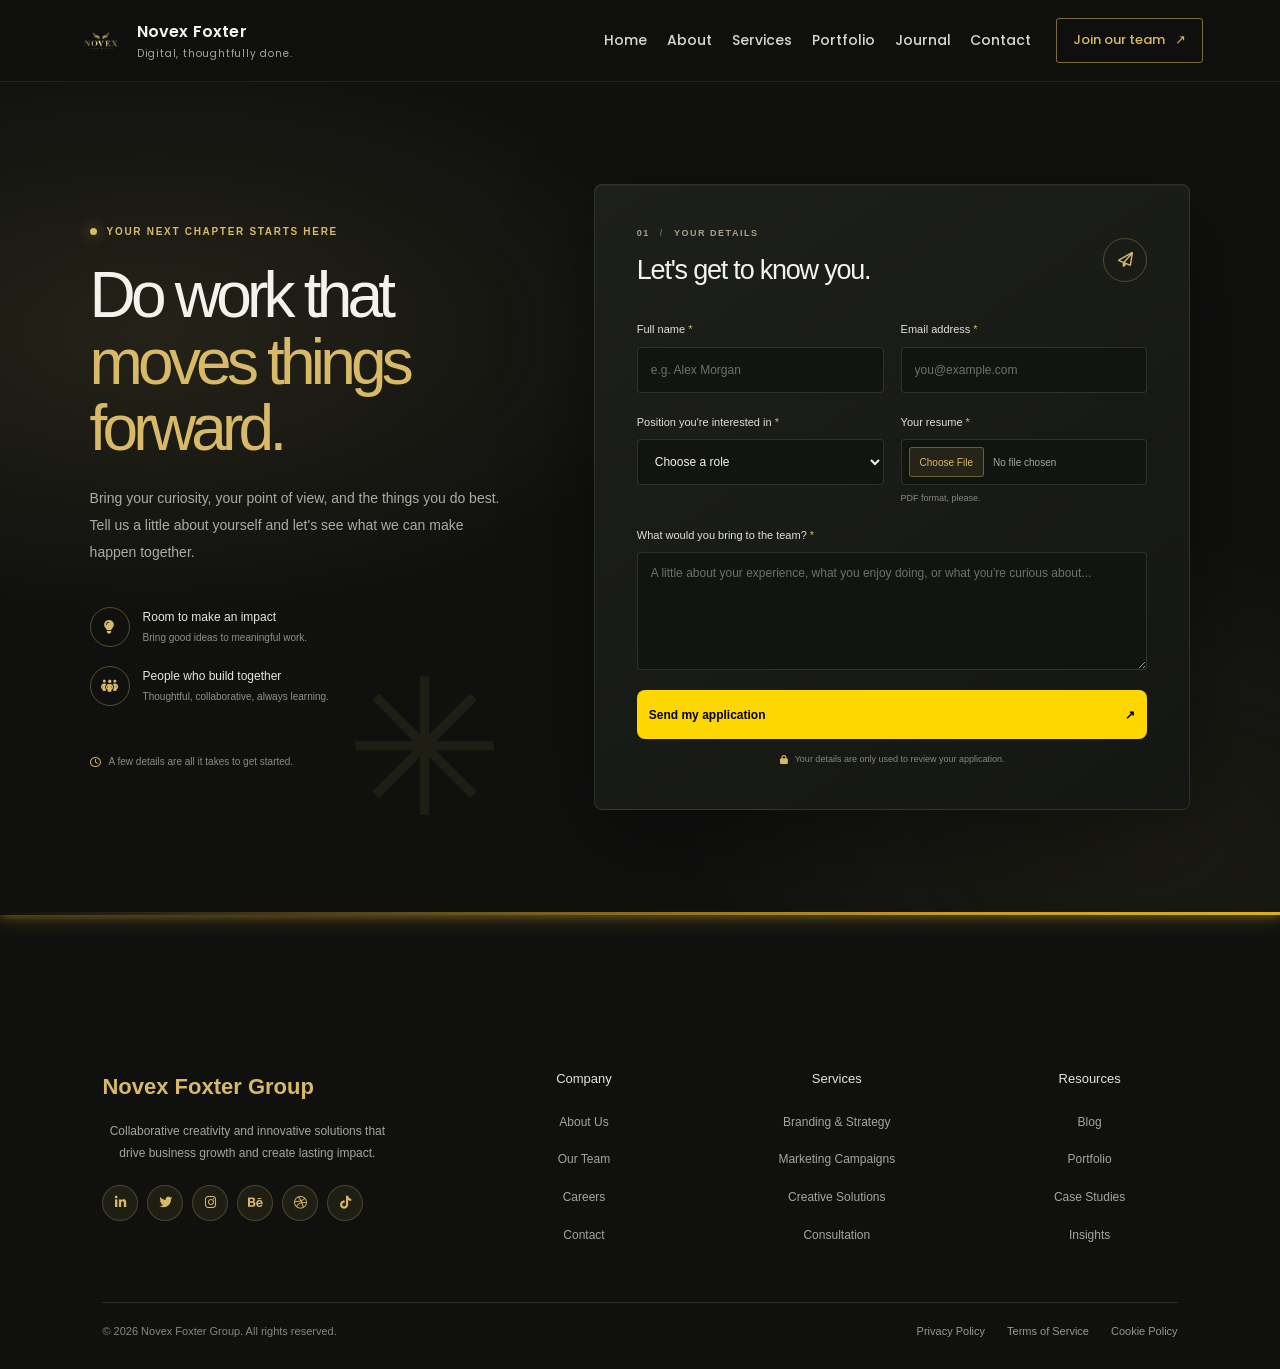
<file: Apply now.html>
<!DOCTYPE html>
<html lang="en">
<head>
  <meta charset="UTF-8" />
  <meta name="viewport" content="width=device-width, initial-scale=1.0" />
  <title>Apply for a role | Novex Foxter</title>
  <link rel="stylesheet" href="Novex.css" />
  <link rel="icon" type="image/png" href="Pictures/Novex Foxter Logo.png" />
  <link rel="stylesheet" href="https://unpkg.com/aos@2.3.1/dist/aos.css" />
  <link href="https://fonts.googleapis.com/css2?family=Poppins:wght@400;600&family=Roboto:wght@300;400&display=swap" rel="stylesheet">
  <link href="https://cdnjs.cloudflare.com/ajax/libs/font-awesome/6.4.0/css/all.min.css" rel="stylesheet">
  <link href="https://cdn.jsdelivr.net/npm/aos@2.3.4/dist/aos.css" rel="stylesheet" />
  <link rel="stylesheet" href="Apply-now.css" />
  <link rel="stylesheet" href="Site-chrome.css" />
</head>
<body>
<header class="header" data-aos="fade-down">
  <a class="logo" href="index.html" aria-label="Novex Foxter home">
    <img src="Pictures/Novex Foxter Logo.png" alt="" />
    <span class="logo-copy">
      <strong>Novex Foxter</strong>
      <span>Digital, thoughtfully done.</span>
    </span>
  </a>
  <button class="hamburger" type="button" aria-label="Open navigation" aria-expanded="false" aria-controls="primary-navigation">
    <span></span>
    <span></span>
    <span></span>
  </button>

  <nav class="nav" id="primary-navigation" aria-label="Main navigation">
    <ul>
      <li><a href="index.html">Home</a></li>
      <li><a href="about.html">About</a></li>
      <li><a href="Services.html">Services</a></li>
      <li><a href="Portfolio.html">Portfolio</a></li>
      <li><a href="Blog.html">Journal</a></li>
      <li><a href="contact.html">Contact</a></li>
      <li class="cta"><a class="cta-button" href="career.html">Join our team <span aria-hidden="true">↗</span></a></li>
    </ul>
  </nav>
</header>
  <main class="apply-page">
    <section class="apply-shell" aria-labelledby="apply-title">
      <div class="apply-intro">
        <p class="apply-eyebrow"><span></span> Your next chapter starts here</p>
        <h1 id="apply-title">Do work that<br /><span>moves things forward.</span></h1>
        <p class="apply-lead">Bring your curiosity, your point of view, and the things you do best. Tell us a little about yourself and let's see what we can make happen together.</p>
        <div class="apply-perks">
          <div class="apply-perk">
            <span class="perk-icon"><i class="fa-solid fa-lightbulb" aria-hidden="true"></i></span>
            <span><strong>Room to make an impact</strong><small>Bring good ideas to meaningful work.</small></span>
          </div>
          <div class="apply-perk">
            <span class="perk-icon"><i class="fa-solid fa-people-group" aria-hidden="true"></i></span>
            <span><strong>People who build together</strong><small>Thoughtful, collaborative, always learning.</small></span>
          </div>
        </div>
        <p class="apply-footnote"><i class="fa-regular fa-clock" aria-hidden="true"></i> A few details are all it takes to get started.</p>
        <span class="apply-decoration" aria-hidden="true">✳</span>
      </div>

      <div class="apply-form-card">
        <div class="form-heading">
          <div>
            <p class="form-step">01 <span>/</span> YOUR DETAILS</p>
            <h2>Let's get to know you.</h2>
          </div>
          <span class="form-heading-icon" aria-hidden="true"><i class="fa-regular fa-paper-plane"></i></span>
        </div>

        <form id="applicationForm">
          <div class="apply-fields">
            <div class="apply-field">
              <label for="fullName">Full name <span>*</span></label>
              <input type="text" id="fullName" name="fullName" placeholder="e.g. Alex Morgan" autocomplete="name" required />
            </div>
            <div class="apply-field">
              <label for="email">Email address <span>*</span></label>
              <input type="email" id="email" name="email" placeholder="you@example.com" autocomplete="email" required />
            </div>
            <div class="apply-field">
              <label for="role">Position you're interested in <span>*</span></label>
              <select id="role" name="role" required>
                <option value="" disabled selected>Choose a role</option>
                <option value="Marketing Specialist">Marketing Specialist</option>
                <option value="Web Developer">Web Developer</option>
                <option value="Graphic Designer">Graphic Designer</option>
                <option value="UI/UX Designer">UI/UX Designer</option>
              </select>
            </div>
            <div class="apply-field">
              <label for="resume">Your resume <span>*</span></label>
              <input type="file" id="resume" name="resume" accept=".pdf,application/pdf" aria-describedby="resume-help" required />
              <small class="field-hint" id="resume-help">PDF format, please.</small>
            </div>
            <div class="apply-field apply-field-full">
              <label for="message">What would you bring to the team? <span>*</span></label>
              <textarea id="message" name="message" rows="4" placeholder="A little about your experience, what you enjoy doing, or what you're curious about..." required></textarea>
            </div>
          </div>
          <button type="submit" class="submit-btn">Send my application <span aria-hidden="true">↗</span></button>
          <p class="form-privacy"><i class="fa-solid fa-lock" aria-hidden="true"></i> Your details are only used to review your application.</p>
        </form>
        <p id="successMessage" class="success-message hidden" role="status" aria-live="polite"><i class="fa-solid fa-circle-check" aria-hidden="true"></i><span><strong>Application received.</strong><br />Thanks for sharing a little about yourself. We'll be in touch.</span></p>
      </div>
    </section>
  </main>
<div class="footer-top">

    <div class="gold-line"></div>

    <svg class="wave"
         viewBox="0 0 1440 120"
         preserveAspectRatio="none">

        <path fill="#000"
        d="M0,64L60,58C120,53,240,43,360,48C480,53,600,75,720,80C840,85,960,75,1080,58C1200,43,1320,21,1380,10L1440,0L1440,120L0,120Z">
        </path>

    </svg>

</div>

<footer class="footer">
    <div class="footer-container">

        <!-- Company Info -->
        <div class="footer-column footer-brand">
            <h2>Novex Foxter Group</h2>

            <p>
                Collaborative creativity and innovative
                solutions that drive business growth and
                create lasting impact.
            </p>

<div class="social-icons">
    <a href="#" aria-label="LinkedIn"><i class="fab fa-linkedin-in" aria-hidden="true"></i></a>
    <a href="#" aria-label="Twitter"><i class="fab fa-twitter" aria-hidden="true"></i></a>
    <a href="#" aria-label="Instagram"><i class="fab fa-instagram" aria-hidden="true"></i></a>
    <a href="#" aria-label="Behance"><i class="fab fa-behance" aria-hidden="true"></i></a>
    <a href="#" aria-label="Dribbble"><i class="fab fa-dribbble" aria-hidden="true"></i></a>
    <a href="#" aria-label="TikTok"><i class="fab fa-tiktok" aria-hidden="true"></i></a>
</div>
        </div>

        <!-- Company -->
        <div class="footer-column">
            <h3>Company</h3>

            <ul>
                <li><a href="about.html">About Us</a></li>
                <li><a href="about.html">Our Team</a></li>
                <li><a href="career.html">Careers</a></li>
                <li><a href="contact.html">Contact</a></li>
            </ul>
        </div>

        <!-- Services -->
        <div class="footer-column">
            <h3>Services</h3>

            <ul>
                <li><a href="Services.html">Branding & Strategy</a></li>
                <li><a href="Services.html">Marketing Campaigns</a></li>
                <li><a href="Services.html">Creative Solutions</a></li>
                <li><a href="Services.html">Consultation</a></li>
            </ul>
        </div>

        <!-- Resources -->
        <div class="footer-column">
            <h3>Resources</h3>

            <ul>
                <li><a href="Blog.html">Blog</a></li>
                <li><a href="Portfolio.html">Portfolio</a></li>
                <li><a href="Portfolio.html">Case Studies</a></li>
                <li><a href="Blog.html">Insights</a></li>
            </ul>
        </div>

    </div>

    <hr>

    <div class="footer-bottom">

        <p>© 2026 Novex Foxter Group. All rights reserved.</p>

        <div class="footer-links">
            <a href="Privacy policy.html">Privacy Policy</a>
            <a href="Terms of Service.html">Terms of Service</a>
            <a href="Cookie Policy.html">Cookie Policy</a>
        </div>

    </div>

</footer>
<button id="backToTop" type="button" aria-label="Back to top" title="Back to top">
  <i class="fas fa-arrow-up" aria-hidden="true"></i>
</button>
<script src="Novex.js"></script>
<script>
const roleSelect = document.getElementById("role");
const requestedRole = new URLSearchParams(window.location.search).get("role");

if (roleSelect && requestedRole && Array.from(roleSelect.options).some((option) => option.value === requestedRole)) {
  roleSelect.value = requestedRole;
}
</script>
  <script src="https://unpkg.com/aos@2.3.1/dist/aos.js"></script>
  <script>
    AOS.init({ duration: 1200 });
  </script>
</body>
</html>
</file>
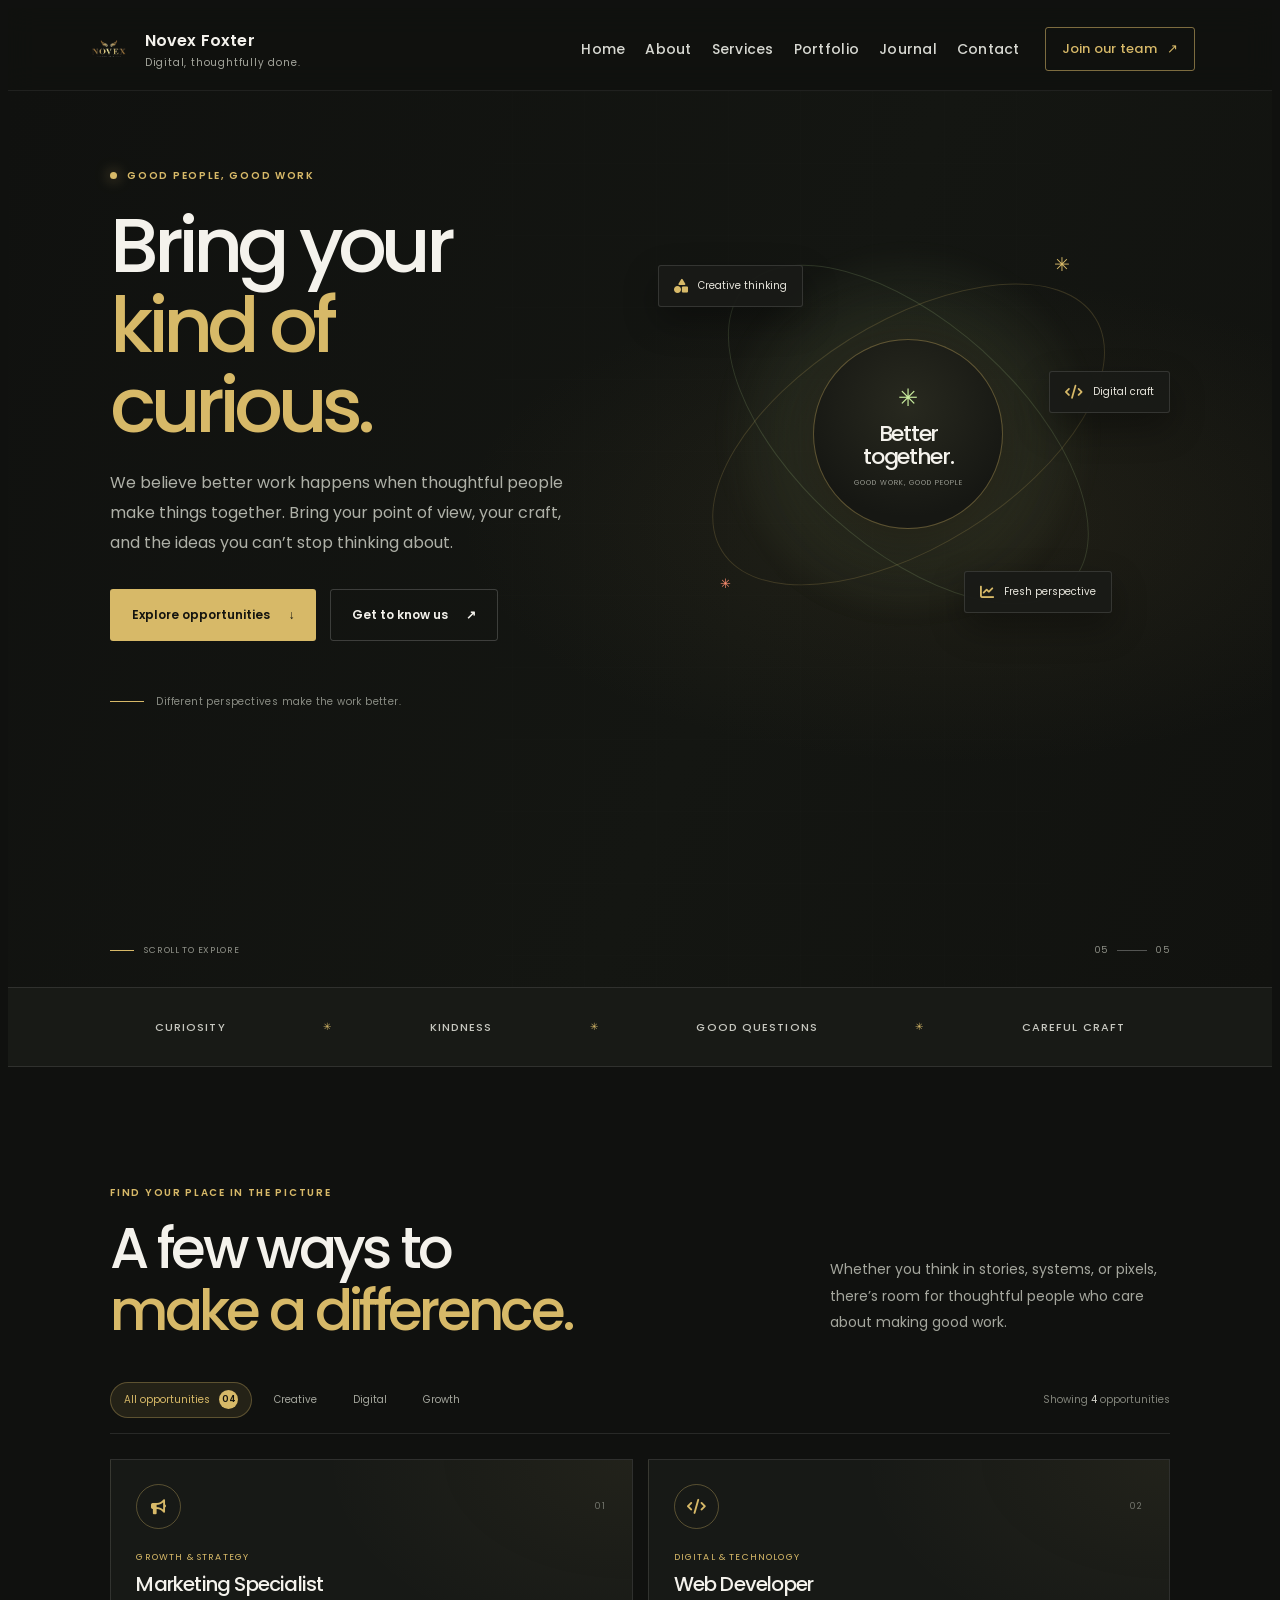
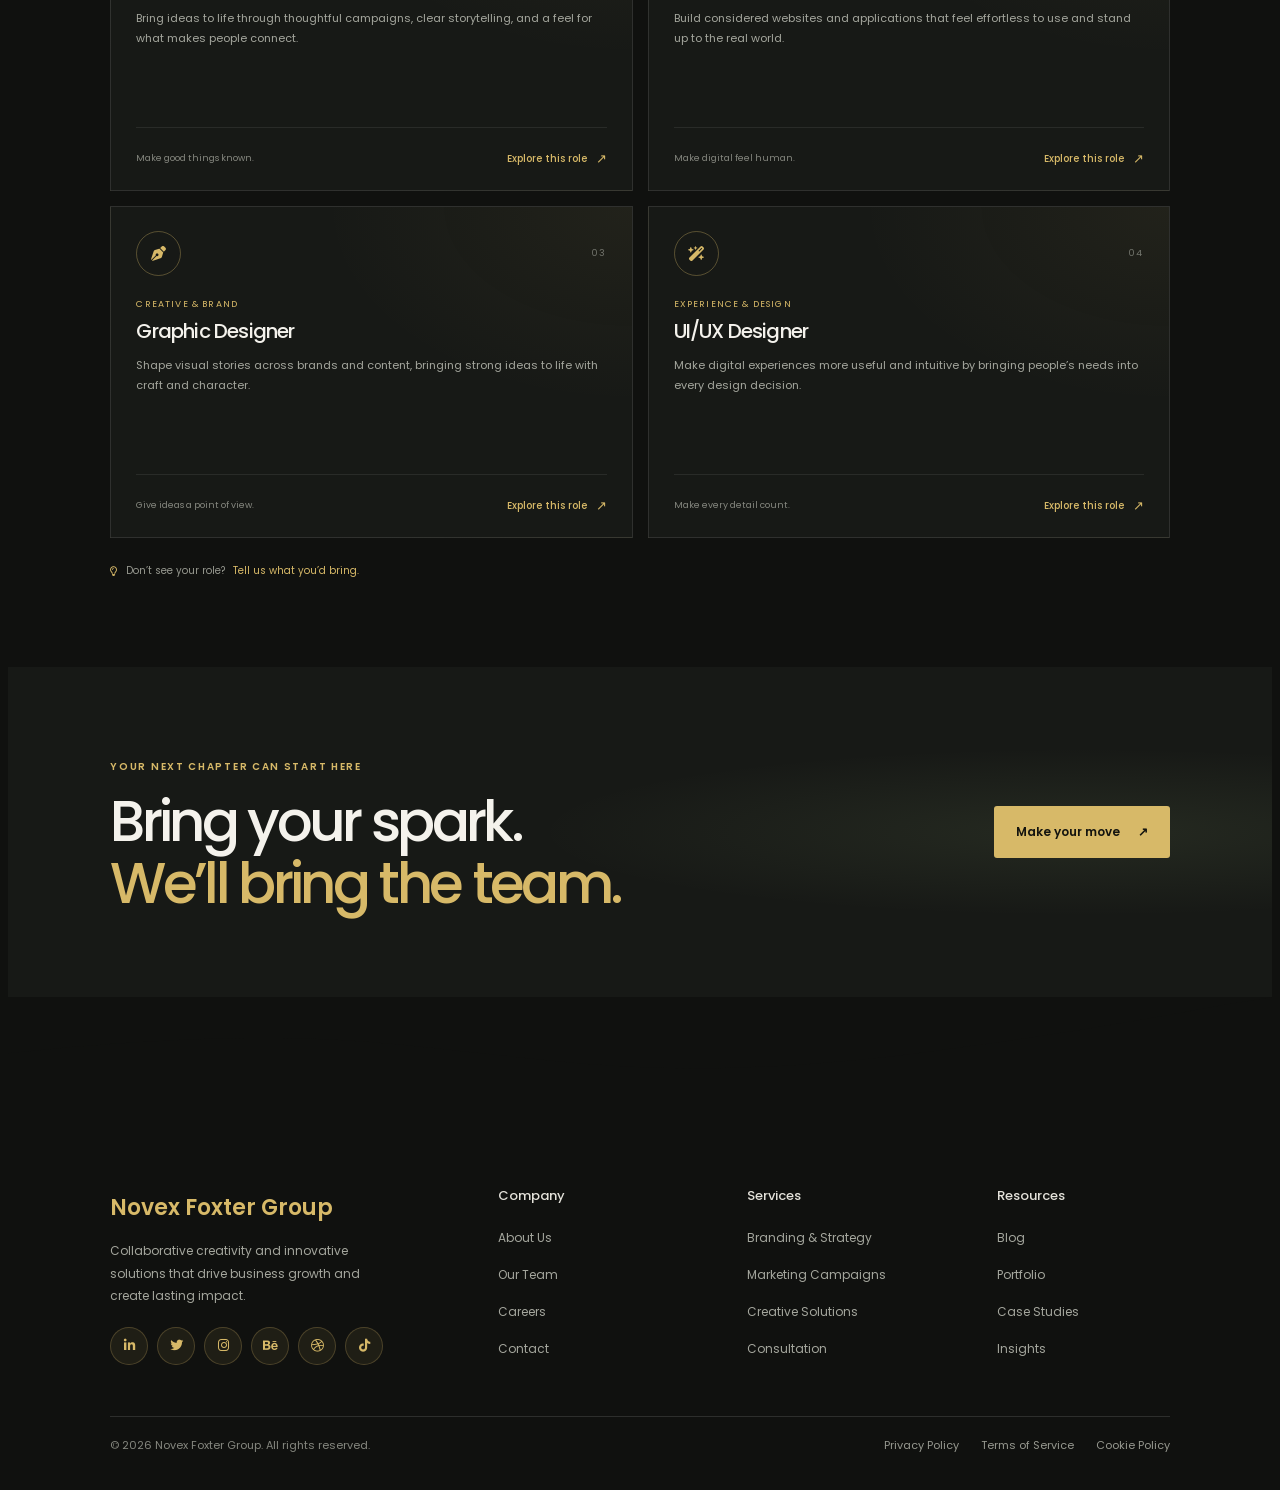
<file: career.html>
<!DOCTYPE html>
<html lang="en">
<head>
  <meta charset="UTF-8" />
  <meta name="viewport" content="width=device-width, initial-scale=1.0" />
  <meta name="theme-color" content="#10110f" />
  <meta name="description" content="Find your next chapter at Novex Foxter. Explore creative, marketing, and digital opportunities with our team." />
  <title>Careers | Novex Foxter</title>
  <link rel="icon" type="image/png" href="Pictures/Novex Foxter Logo.png" />
  <link rel="preconnect" href="https://fonts.googleapis.com" />
  <link rel="preconnect" href="https://fonts.gstatic.com" crossorigin />
  <link href="https://fonts.googleapis.com/css2?family=Poppins:wght@400;500;600;700&family=Roboto:wght@400;500&display=swap" rel="stylesheet" />
  <link href="https://cdnjs.cloudflare.com/ajax/libs/font-awesome/6.4.0/css/all.min.css" rel="stylesheet" />
  <link rel="stylesheet" href="Home.css" />
  <link rel="stylesheet" href="Careers.css" />
  <link rel="stylesheet" href="Site-chrome.css" />
</head>
<body class="home-page careers-page">
  <header class="header">
    <a class="logo" href="index.html" aria-label="Novex Foxter home">
      <img src="Pictures/Novex Foxter Logo.png" alt="" />
      <span class="logo-copy">
        <strong>Novex Foxter</strong>
        <span>Digital, thoughtfully done.</span>
      </span>
    </a>
    <button class="hamburger" type="button" aria-label="Open navigation" aria-expanded="false" aria-controls="primary-navigation">
      <span></span>
      <span></span>
      <span></span>
    </button>
    <nav class="nav" id="primary-navigation" aria-label="Main navigation">
      <ul>
        <li><a href="index.html">Home</a></li>
        <li><a href="about.html">About</a></li>
        <li><a href="Services.html">Services</a></li>
        <li><a href="Portfolio.html">Portfolio</a></li>
        <li><a href="Blog.html">Journal</a></li>
        <li><a href="contact.html">Contact</a></li>
        <li class="cta"><a class="cta-button" href="career.html" aria-current="page">Join our team <span aria-hidden="true">↗</span></a></li>
      </ul>
    </nav>
  </header>

  <main>
    <section class="hero careers-hero" aria-labelledby="careers-title">
      <div class="hero-grid" aria-hidden="true"></div>
      <div class="hero-shell">
        <div class="hero-copy">
          <p class="eyebrow"><span class="status-dot"></span> Good people, good work</p>
          <h1 id="careers-title">Bring your<br /><span>kind of curious.</span></h1>
          <p class="hero-intro">We believe better work happens when thoughtful people make things together. Bring your point of view, your craft, and the ideas you can’t stop thinking about.</p>
          <div class="hero-actions">
            <a class="button button-primary" href="#open-roles">Explore opportunities <span aria-hidden="true">↓</span></a>
            <a class="button button-quiet" href="about.html">Get to know us <span aria-hidden="true">↗</span></a>
          </div>
          <div class="hero-note">
            <span class="note-line"></span>
            <p>Different perspectives make the work better.</p>
          </div>
        </div>

        <div class="careers-art" role="img" aria-label="A creative team bringing different skills together">
          <div class="careers-art-glow"></div>
          <div class="careers-art-orbit orbit-one"></div>
          <div class="careers-art-orbit orbit-two"></div>
          <div class="careers-art-core"><span>✳</span><strong>Better<br />together.</strong><small>GOOD WORK, GOOD PEOPLE</small></div>
          <div class="careers-skill skill-create"><i class="fa-solid fa-shapes" aria-hidden="true"></i><span>Creative thinking</span></div>
          <div class="careers-skill skill-build"><i class="fa-solid fa-code" aria-hidden="true"></i><span>Digital craft</span></div>
          <div class="careers-skill skill-grow"><i class="fa-solid fa-chart-line" aria-hidden="true"></i><span>Fresh perspective</span></div>
          <span class="careers-art-sparkle sparkle-one" aria-hidden="true">✳</span>
          <span class="careers-art-sparkle sparkle-two" aria-hidden="true">✳</span>
        </div>
      </div>
      <a class="scroll-cue" href="#open-roles"><span></span> Scroll to explore</a>
      <div class="hero-index" aria-hidden="true">05 <span></span> 05</div>
    </section>

    <section class="intro-strip careers-strip" aria-label="What we value">
      <div class="intro-strip-inner">
        <span>Curiosity</span><i aria-hidden="true">✳</i>
        <span>Kindness</span><i aria-hidden="true">✳</i>
        <span>Good questions</span><i aria-hidden="true">✳</i>
        <span>Careful craft</span>
      </div>
    </section>

    <section class="careers-roles" id="open-roles" aria-labelledby="roles-title">
      <div class="careers-shell">
        <div class="section-heading">
          <div>
            <p class="eyebrow section-eyebrow">Find your place in the picture</p>
            <h2 id="roles-title">A few ways to<br /><span>make a difference.</span></h2>
          </div>
          <p class="section-intro">Whether you think in stories, systems, or pixels, there’s room for thoughtful people who care about making good work.</p>
        </div>

        <div class="roles-toolbar">
          <div class="role-filters" role="group" aria-label="Filter open roles">
            <button class="role-filter is-active" type="button" data-filter="all" aria-pressed="true">All opportunities <span>04</span></button>
            <button class="role-filter" type="button" data-filter="creative" aria-pressed="false">Creative</button>
            <button class="role-filter" type="button" data-filter="digital" aria-pressed="false">Digital</button>
            <button class="role-filter" type="button" data-filter="growth" aria-pressed="false">Growth</button>
          </div>
          <p class="role-count" aria-live="polite">Showing <span class="role-count-number">4</span> <span class="role-count-label">opportunities</span></p>
        </div>

        <div class="role-grid">
          <article class="role-card" data-category="growth" style="--role-index: 0">
            <div class="role-card-top"><span class="role-icon"><i class="fa-solid fa-bullhorn" aria-hidden="true"></i></span><span class="role-number">01</span></div>
            <p class="role-category">Growth &amp; strategy</p>
            <h3>Marketing Specialist</h3>
            <p class="role-description">Bring ideas to life through thoughtful campaigns, clear storytelling, and a feel for what makes people connect.</p>
            <div class="role-card-bottom"><span>Make good things known.</span><a class="role-apply" href="Apply%20now.html?role=Marketing%20Specialist">Explore this role <i aria-hidden="true">↗</i></a></div>
          </article>

          <article class="role-card" data-category="digital" style="--role-index: 1">
            <div class="role-card-top"><span class="role-icon"><i class="fa-solid fa-code" aria-hidden="true"></i></span><span class="role-number">02</span></div>
            <p class="role-category">Digital &amp; technology</p>
            <h3>Web Developer</h3>
            <p class="role-description">Build considered websites and applications that feel effortless to use and stand up to the real world.</p>
            <div class="role-card-bottom"><span>Make digital feel human.</span><a class="role-apply" href="Apply%20now.html?role=Web%20Developer">Explore this role <i aria-hidden="true">↗</i></a></div>
          </article>

          <article class="role-card" data-category="creative" style="--role-index: 2">
            <div class="role-card-top"><span class="role-icon"><i class="fa-solid fa-pen-nib" aria-hidden="true"></i></span><span class="role-number">03</span></div>
            <p class="role-category">Creative &amp; brand</p>
            <h3>Graphic Designer</h3>
            <p class="role-description">Shape visual stories across brands and content, bringing strong ideas to life with craft and character.</p>
            <div class="role-card-bottom"><span>Give ideas a point of view.</span><a class="role-apply" href="Apply%20now.html?role=Graphic%20Designer">Explore this role <i aria-hidden="true">↗</i></a></div>
          </article>

          <article class="role-card" data-category="creative digital" style="--role-index: 3">
            <div class="role-card-top"><span class="role-icon"><i class="fa-solid fa-wand-magic-sparkles" aria-hidden="true"></i></span><span class="role-number">04</span></div>
            <p class="role-category">Experience &amp; design</p>
            <h3>UI/UX Designer</h3>
            <p class="role-description">Make digital experiences more useful and intuitive by bringing people’s needs into every design decision.</p>
            <div class="role-card-bottom"><span>Make every detail count.</span><a class="role-apply" href="Apply%20now.html?role=UI%2FUX%20Designer">Explore this role <i aria-hidden="true">↗</i></a></div>
          </article>
        </div>
        <p class="roles-note"><i class="fa-regular fa-lightbulb" aria-hidden="true"></i> Don’t see your role? <a href="contact.html">Tell us what you’d bring.</a></p>
      </div>
    </section>

    <section class="careers-cta" aria-labelledby="careers-cta-title">
      <div class="careers-cta-inner">
        <div>
          <p class="eyebrow section-eyebrow">Your next chapter can start here</p>
          <h2 id="careers-cta-title">Bring your spark.<br /><span>We’ll bring the team.</span></h2>
        </div>
        <a class="button button-primary" href="Apply%20now.html">Make your move <span aria-hidden="true">↗</span></a>
      </div>
    </section>
  </main>

  <div class="footer-top">
    <div class="gold-line"></div>
    <svg class="wave" viewBox="0 0 1440 120" preserveAspectRatio="none" aria-hidden="true">
      <path fill="#000" d="M0,64L60,58C120,53,240,43,360,48C480,53,600,75,720,80C840,85,960,75,1080,58C1200,43,1320,21,1380,10L1440,0L1440,120L0,120Z"></path>
    </svg>
  </div>
  <footer class="footer">
    <div class="footer-container">
      <div class="footer-column footer-brand">
        <h2>Novex Foxter Group</h2>
        <p>Collaborative creativity and innovative solutions that drive business growth and create lasting impact.</p>
        <div class="social-icons">
          <a href="#" aria-label="LinkedIn"><i class="fab fa-linkedin-in" aria-hidden="true"></i></a>
          <a href="#" aria-label="Twitter"><i class="fab fa-twitter" aria-hidden="true"></i></a>
          <a href="#" aria-label="Instagram"><i class="fab fa-instagram" aria-hidden="true"></i></a>
          <a href="#" aria-label="Behance"><i class="fab fa-behance" aria-hidden="true"></i></a>
          <a href="#" aria-label="Dribbble"><i class="fab fa-dribbble" aria-hidden="true"></i></a>
          <a href="#" aria-label="TikTok"><i class="fab fa-tiktok" aria-hidden="true"></i></a>
        </div>
      </div>
      <div class="footer-column">
        <h3>Company</h3>
        <ul>
          <li><a href="about.html">About Us</a></li>
          <li><a href="about.html">Our Team</a></li>
          <li><a href="career.html">Careers</a></li>
          <li><a href="contact.html">Contact</a></li>
        </ul>
      </div>
      <div class="footer-column">
        <h3>Services</h3>
        <ul>
          <li><a href="Services.html">Branding &amp; Strategy</a></li>
          <li><a href="Services.html">Marketing Campaigns</a></li>
          <li><a href="Services.html">Creative Solutions</a></li>
          <li><a href="Services.html">Consultation</a></li>
        </ul>
      </div>
      <div class="footer-column">
        <h3>Resources</h3>
        <ul>
          <li><a href="Blog.html">Blog</a></li>
          <li><a href="Portfolio.html">Portfolio</a></li>
          <li><a href="Portfolio.html">Case Studies</a></li>
          <li><a href="Blog.html">Insights</a></li>
        </ul>
      </div>
    </div>
    <hr />
    <div class="footer-bottom">
      <p>© 2026 Novex Foxter Group. All rights reserved.</p>
      <div class="footer-links">
        <a href="Privacy policy.html">Privacy Policy</a>
        <a href="Terms of Service.html">Terms of Service</a>
        <a href="Cookie Policy.html">Cookie Policy</a>
      </div>
    </div>
  </footer>
  <button id="backToTop" type="button" aria-label="Back to top" title="Back to top">
    <i class="fas fa-arrow-up" aria-hidden="true"></i>
  </button>
  <script src="Novex.js"></script>
  <script>
    const roleFilters = document.querySelectorAll(".role-filter");
    const roleCards = document.querySelectorAll(".role-card");
    const roleCount = document.querySelector(".role-count-number");
    const roleCountLabel = document.querySelector(".role-count-label");

    roleFilters.forEach((filter) => {
      filter.addEventListener("click", () => {
        const category = filter.dataset.filter;
        let visibleCount = 0;

        roleFilters.forEach((button) => {
          const isActive = button === filter;
          button.classList.toggle("is-active", isActive);
          button.setAttribute("aria-pressed", String(isActive));
        });

        roleCards.forEach((card) => {
          const isVisible = category === "all" || card.dataset.category.split(" ").includes(category);
          card.hidden = !isVisible;
          if (isVisible) visibleCount += 1;
        });

        roleCount.textContent = String(visibleCount);
        roleCountLabel.textContent = visibleCount === 1 ? "opportunity" : "opportunities";
      });
    });
  </script>
</body>
</html>
</file>
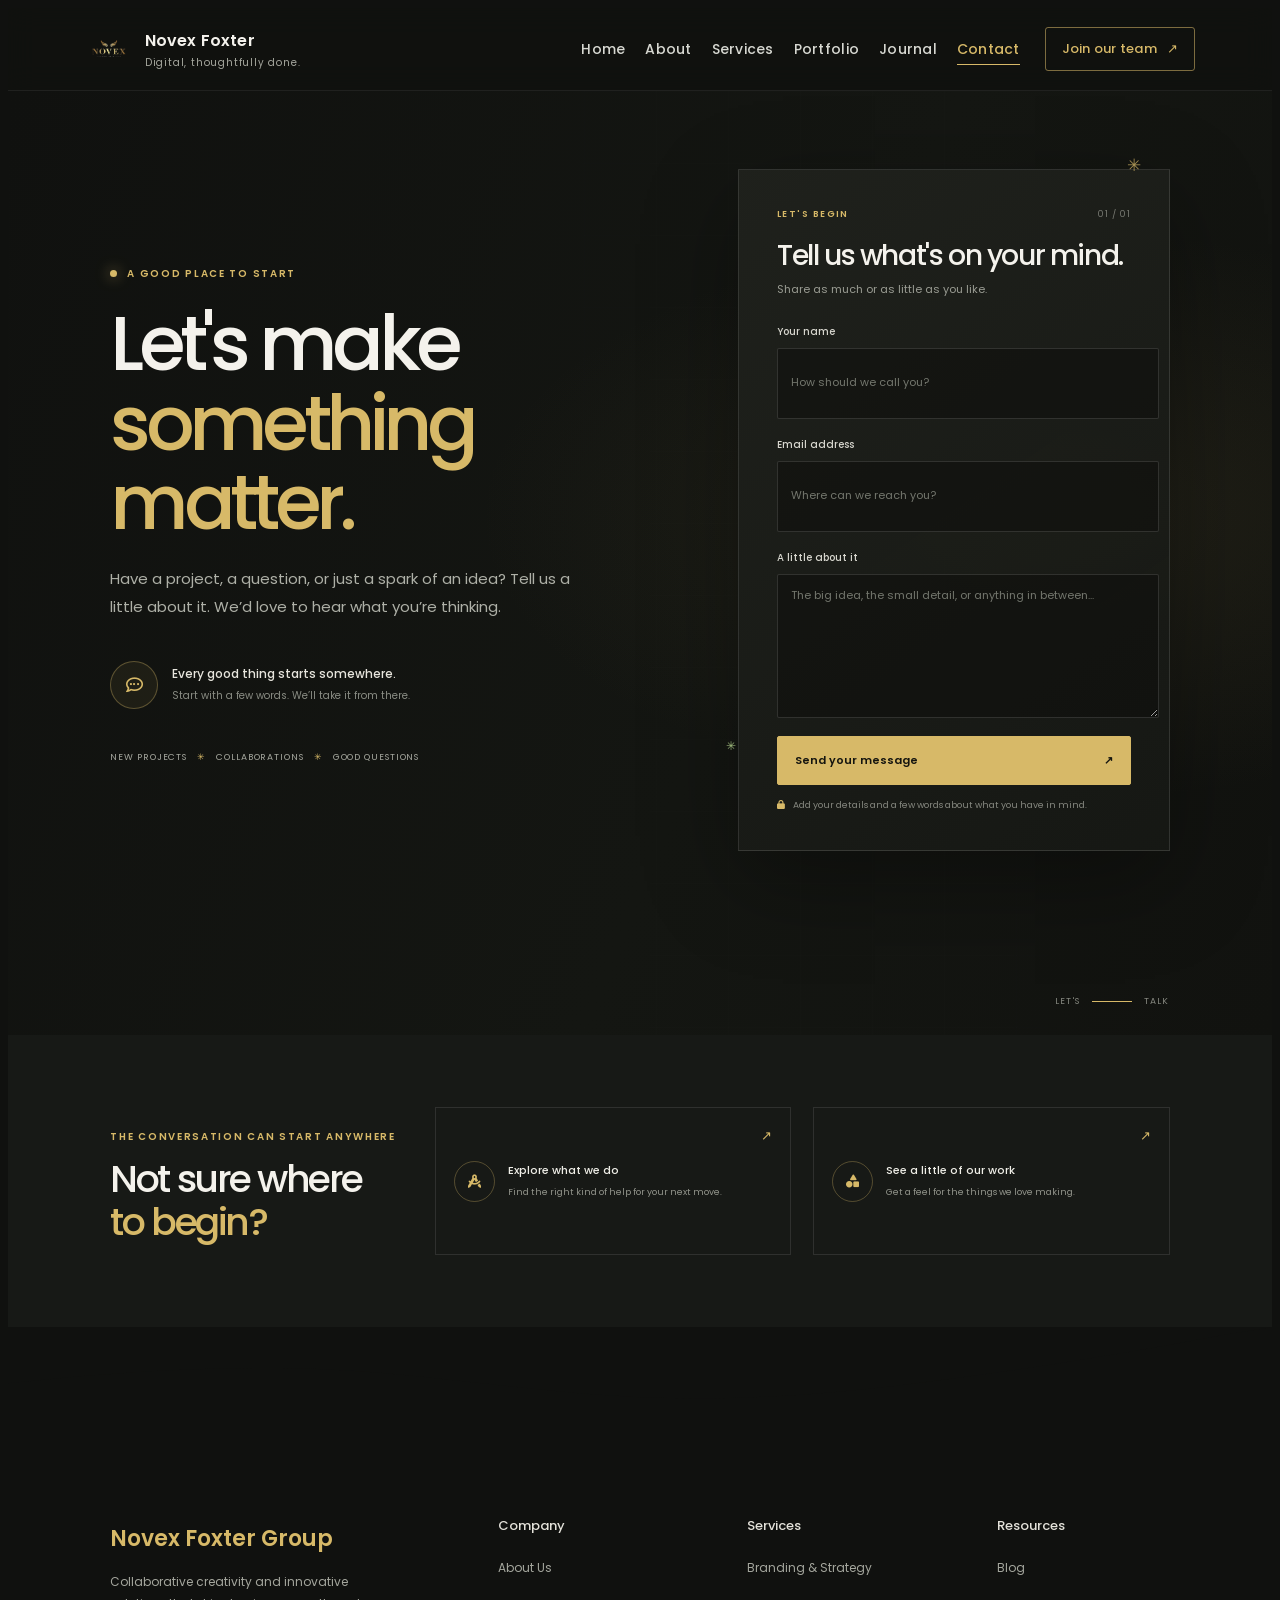
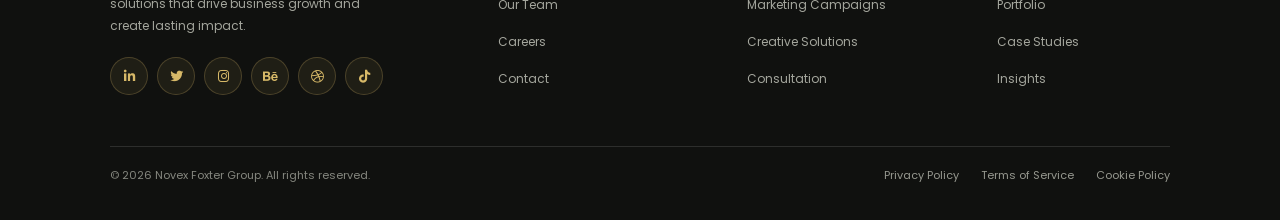
<file: contact.html>
<!DOCTYPE html>
<html lang="en">
<head>
  <meta charset="UTF-8" />
  <meta name="viewport" content="width=device-width, initial-scale=1.0" />
  <meta name="theme-color" content="#10110f" />
  <meta name="description" content="Start a conversation with Novex Foxter about your next brand, design, or digital project." />
  <title>Let's Talk | Novex Foxter</title>
  <link rel="icon" type="image/png" href="Pictures/Novex Foxter Logo.png" />
  <link rel="preconnect" href="https://fonts.googleapis.com" />
  <link rel="preconnect" href="https://fonts.gstatic.com" crossorigin />
  <link href="https://fonts.googleapis.com/css2?family=Poppins:wght@400;500;600;700&family=Roboto:wght@400;500&display=swap" rel="stylesheet" />
  <link href="https://cdnjs.cloudflare.com/ajax/libs/font-awesome/6.4.0/css/all.min.css" rel="stylesheet" />
  <link rel="stylesheet" href="Home.css" />
  <link rel="stylesheet" href="Contact-page.css" />
  <link rel="stylesheet" href="Site-chrome.css" />
</head>
<body class="home-page contact-page">
  <header class="header">
    <a class="logo" href="index.html" aria-label="Novex Foxter home">
      <img src="Pictures/Novex Foxter Logo.png" alt="" />
      <span class="logo-copy">
        <strong>Novex Foxter</strong>
        <span>Digital, thoughtfully done.</span>
      </span>
    </a>
    <button class="hamburger" type="button" aria-label="Open navigation" aria-expanded="false" aria-controls="primary-navigation">
      <span></span>
      <span></span>
      <span></span>
    </button>
    <nav class="nav" id="primary-navigation" aria-label="Main navigation">
      <ul>
        <li><a href="index.html">Home</a></li>
        <li><a href="about.html">About</a></li>
        <li><a href="Services.html">Services</a></li>
        <li><a href="Portfolio.html">Portfolio</a></li>
        <li><a href="Blog.html">Journal</a></li>
        <li><a href="contact.html" aria-current="page">Contact</a></li>
        <li class="cta"><a class="cta-button" href="career.html">Join our team <span aria-hidden="true">↗</span></a></li>
      </ul>
    </nav>
  </header>

  <main>
    <section class="contact-hero" aria-labelledby="contact-title">
      <div class="contact-grid" aria-hidden="true"></div>
      <div class="contact-shell">
        <div class="contact-copy">
          <p class="eyebrow"><span class="status-dot"></span> A good place to start</p>
          <h1 id="contact-title">Let's make<br /><span>something matter.</span></h1>
          <p class="contact-intro">Have a project, a question, or just a spark of an idea? Tell us a little about it. We’d love to hear what you’re thinking.</p>
          <div class="contact-note">
            <span class="contact-note-icon"><i class="fa-regular fa-comment-dots" aria-hidden="true"></i></span>
            <span><strong>Every good thing starts somewhere.</strong><small>Start with a few words. We’ll take it from there.</small></span>
          </div>
          <div class="contact-topics" aria-label="We'd love to hear about">
            <span>New projects</span><i aria-hidden="true">✳</i>
            <span>Collaborations</span><i aria-hidden="true">✳</i>
            <span>Good questions</span>
          </div>
        </div>

        <div class="contact-form-wrap">
          <div class="contact-form-heading">
            <span class="form-step">LET'S BEGIN <span>01 / 01</span></span>
            <h2>Tell us what's on your mind.</h2>
            <p>Share as much or as little as you like.</p>
          </div>
          <form class="contact-form">
            <div class="contact-field">
              <label for="name">Your name</label>
              <input type="text" id="name" name="name" placeholder="How should we call you?" autocomplete="name" required />
            </div>
            <div class="contact-field">
              <label for="email">Email address</label>
              <input type="email" id="email" name="email" placeholder="Where can we reach you?" autocomplete="email" required />
            </div>
            <div class="contact-field">
              <label for="message">A little about it</label>
              <textarea id="message" name="message" rows="4" placeholder="The big idea, the small detail, or anything in between..." required></textarea>
            </div>
            <button class="contact-submit" type="submit">Send your message <span aria-hidden="true">↗</span></button>
            <p class="contact-form-footnote"><i class="fa-solid fa-lock" aria-hidden="true"></i> Add your details and a few words about what you have in mind.</p>
          </form>
          <span class="contact-card-sparkle sparkle-one" aria-hidden="true">✳</span>
          <span class="contact-card-sparkle sparkle-two" aria-hidden="true">✳</span>
        </div>
      </div>
      <div class="contact-index" aria-hidden="true">LET'S <span></span> TALK</div>
    </section>

    <section class="contact-next" aria-label="Other ways to connect">
      <div class="contact-next-inner">
        <div class="contact-next-heading">
          <p class="eyebrow section-eyebrow">The conversation can start anywhere</p>
          <h2>Not sure where<br /><span>to begin?</span></h2>
        </div>
        <a class="contact-next-card" href="Services.html">
          <span class="contact-next-icon"><i class="fa-solid fa-compass-drafting" aria-hidden="true"></i></span>
          <span><strong>Explore what we do</strong><small>Find the right kind of help for your next move.</small></span>
          <span class="contact-next-arrow" aria-hidden="true">↗</span>
        </a>
        <a class="contact-next-card" href="Portfolio.html">
          <span class="contact-next-icon"><i class="fa-solid fa-shapes" aria-hidden="true"></i></span>
          <span><strong>See a little of our work</strong><small>Get a feel for the things we love making.</small></span>
          <span class="contact-next-arrow" aria-hidden="true">↗</span>
        </a>
      </div>
    </section>
  </main>

  <div class="footer-top">
    <div class="gold-line"></div>
    <svg class="wave" viewBox="0 0 1440 120" preserveAspectRatio="none" aria-hidden="true">
      <path fill="#000" d="M0,64L60,58C120,53,240,43,360,48C480,53,600,75,720,80C840,85,960,75,1080,58C1200,43,1320,21,1380,10L1440,0L1440,120L0,120Z"></path>
    </svg>
  </div>
  <footer class="footer">
    <div class="footer-container">
      <div class="footer-column footer-brand">
        <h2>Novex Foxter Group</h2>
        <p>Collaborative creativity and innovative solutions that drive business growth and create lasting impact.</p>
        <div class="social-icons">
          <a href="#" aria-label="LinkedIn"><i class="fab fa-linkedin-in" aria-hidden="true"></i></a>
          <a href="#" aria-label="Twitter"><i class="fab fa-twitter" aria-hidden="true"></i></a>
          <a href="#" aria-label="Instagram"><i class="fab fa-instagram" aria-hidden="true"></i></a>
          <a href="#" aria-label="Behance"><i class="fab fa-behance" aria-hidden="true"></i></a>
          <a href="#" aria-label="Dribbble"><i class="fab fa-dribbble" aria-hidden="true"></i></a>
          <a href="#" aria-label="TikTok"><i class="fab fa-tiktok" aria-hidden="true"></i></a>
        </div>
      </div>
      <div class="footer-column">
        <h3>Company</h3>
        <ul>
          <li><a href="about.html">About Us</a></li>
          <li><a href="about.html">Our Team</a></li>
          <li><a href="career.html">Careers</a></li>
          <li><a href="contact.html">Contact</a></li>
        </ul>
      </div>
      <div class="footer-column">
        <h3>Services</h3>
        <ul>
          <li><a href="Services.html">Branding &amp; Strategy</a></li>
          <li><a href="Services.html">Marketing Campaigns</a></li>
          <li><a href="Services.html">Creative Solutions</a></li>
          <li><a href="Services.html">Consultation</a></li>
        </ul>
      </div>
      <div class="footer-column">
        <h3>Resources</h3>
        <ul>
          <li><a href="Blog.html">Blog</a></li>
          <li><a href="Portfolio.html">Portfolio</a></li>
          <li><a href="Portfolio.html">Case Studies</a></li>
          <li><a href="Blog.html">Insights</a></li>
        </ul>
      </div>
    </div>
    <hr />
    <div class="footer-bottom">
      <p>© 2026 Novex Foxter Group. All rights reserved.</p>
      <div class="footer-links">
        <a href="Privacy policy.html">Privacy Policy</a>
        <a href="Terms of Service.html">Terms of Service</a>
        <a href="Cookie Policy.html">Cookie Policy</a>
      </div>
    </div>
  </footer>
  <button id="backToTop" type="button" aria-label="Back to top" title="Back to top">
    <i class="fas fa-arrow-up" aria-hidden="true"></i>
  </button>
  <script src="Novex.js"></script>
</body>
</html>
</file>
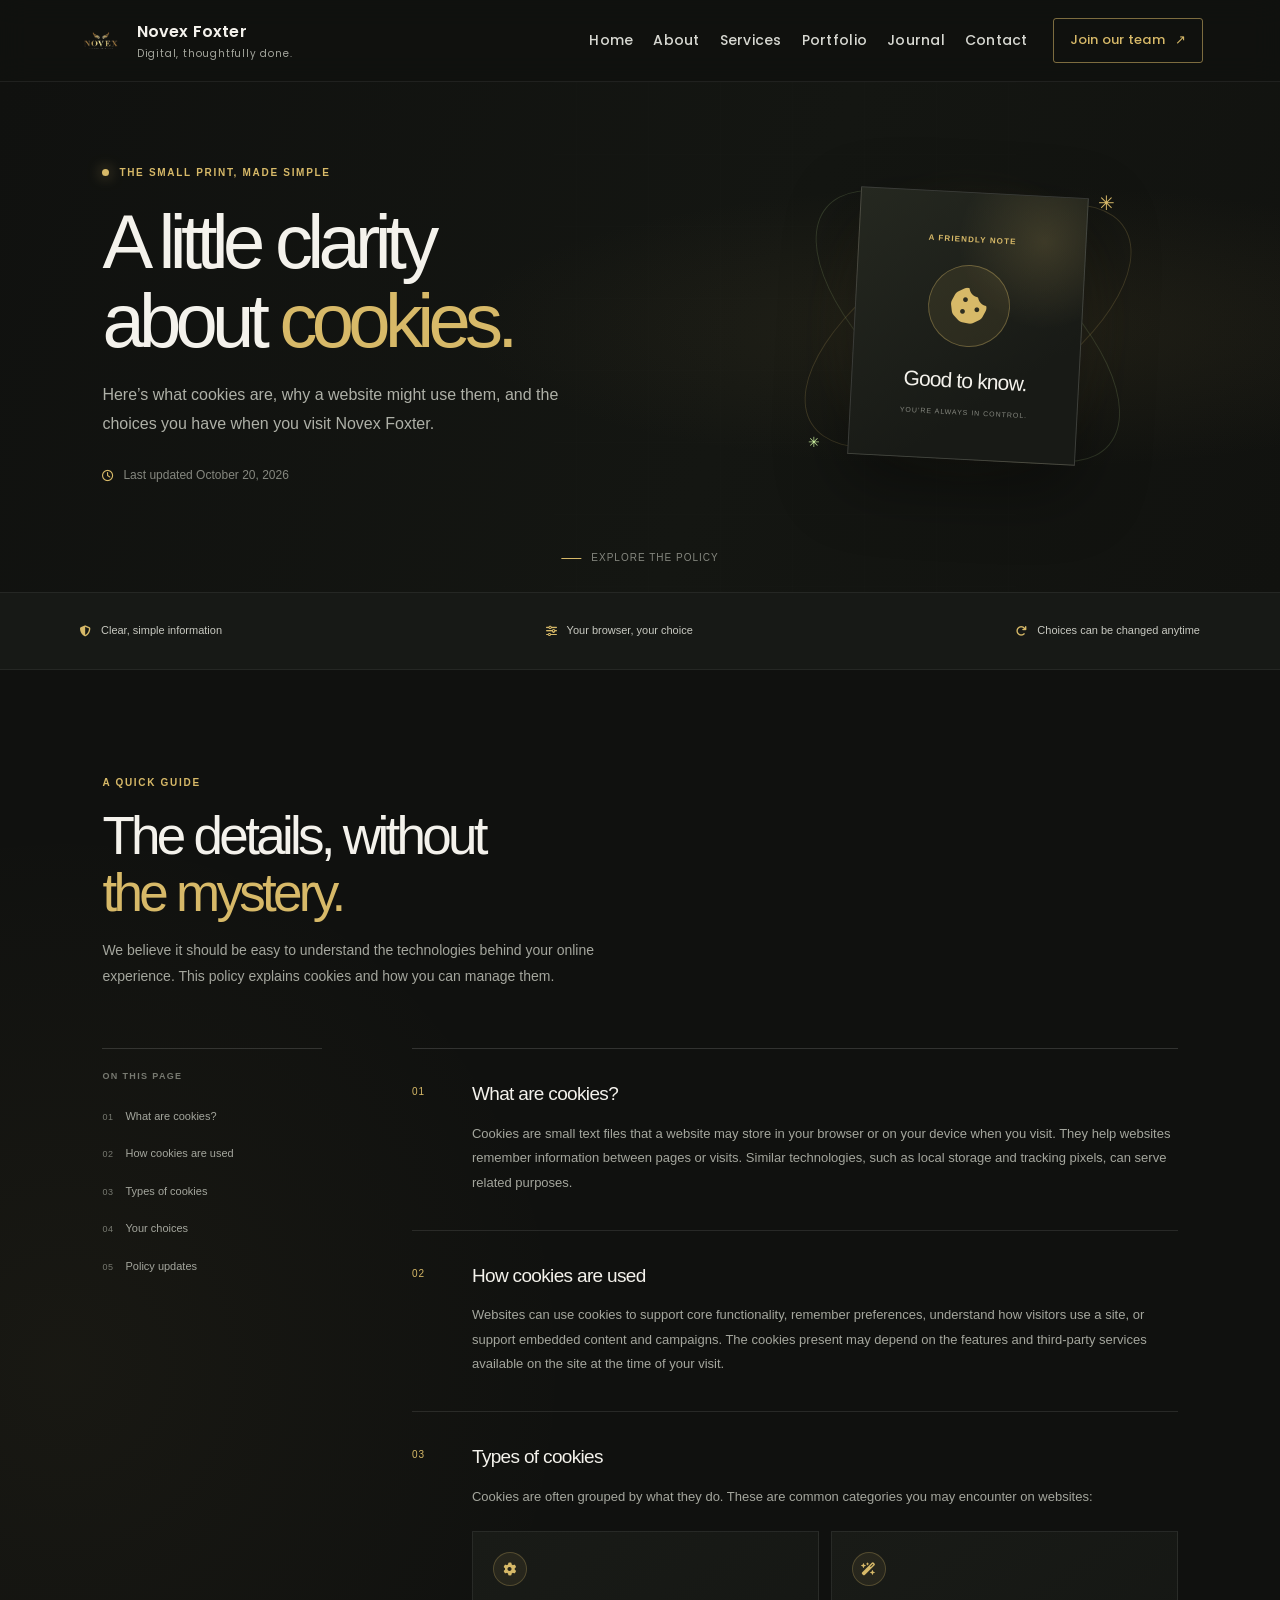
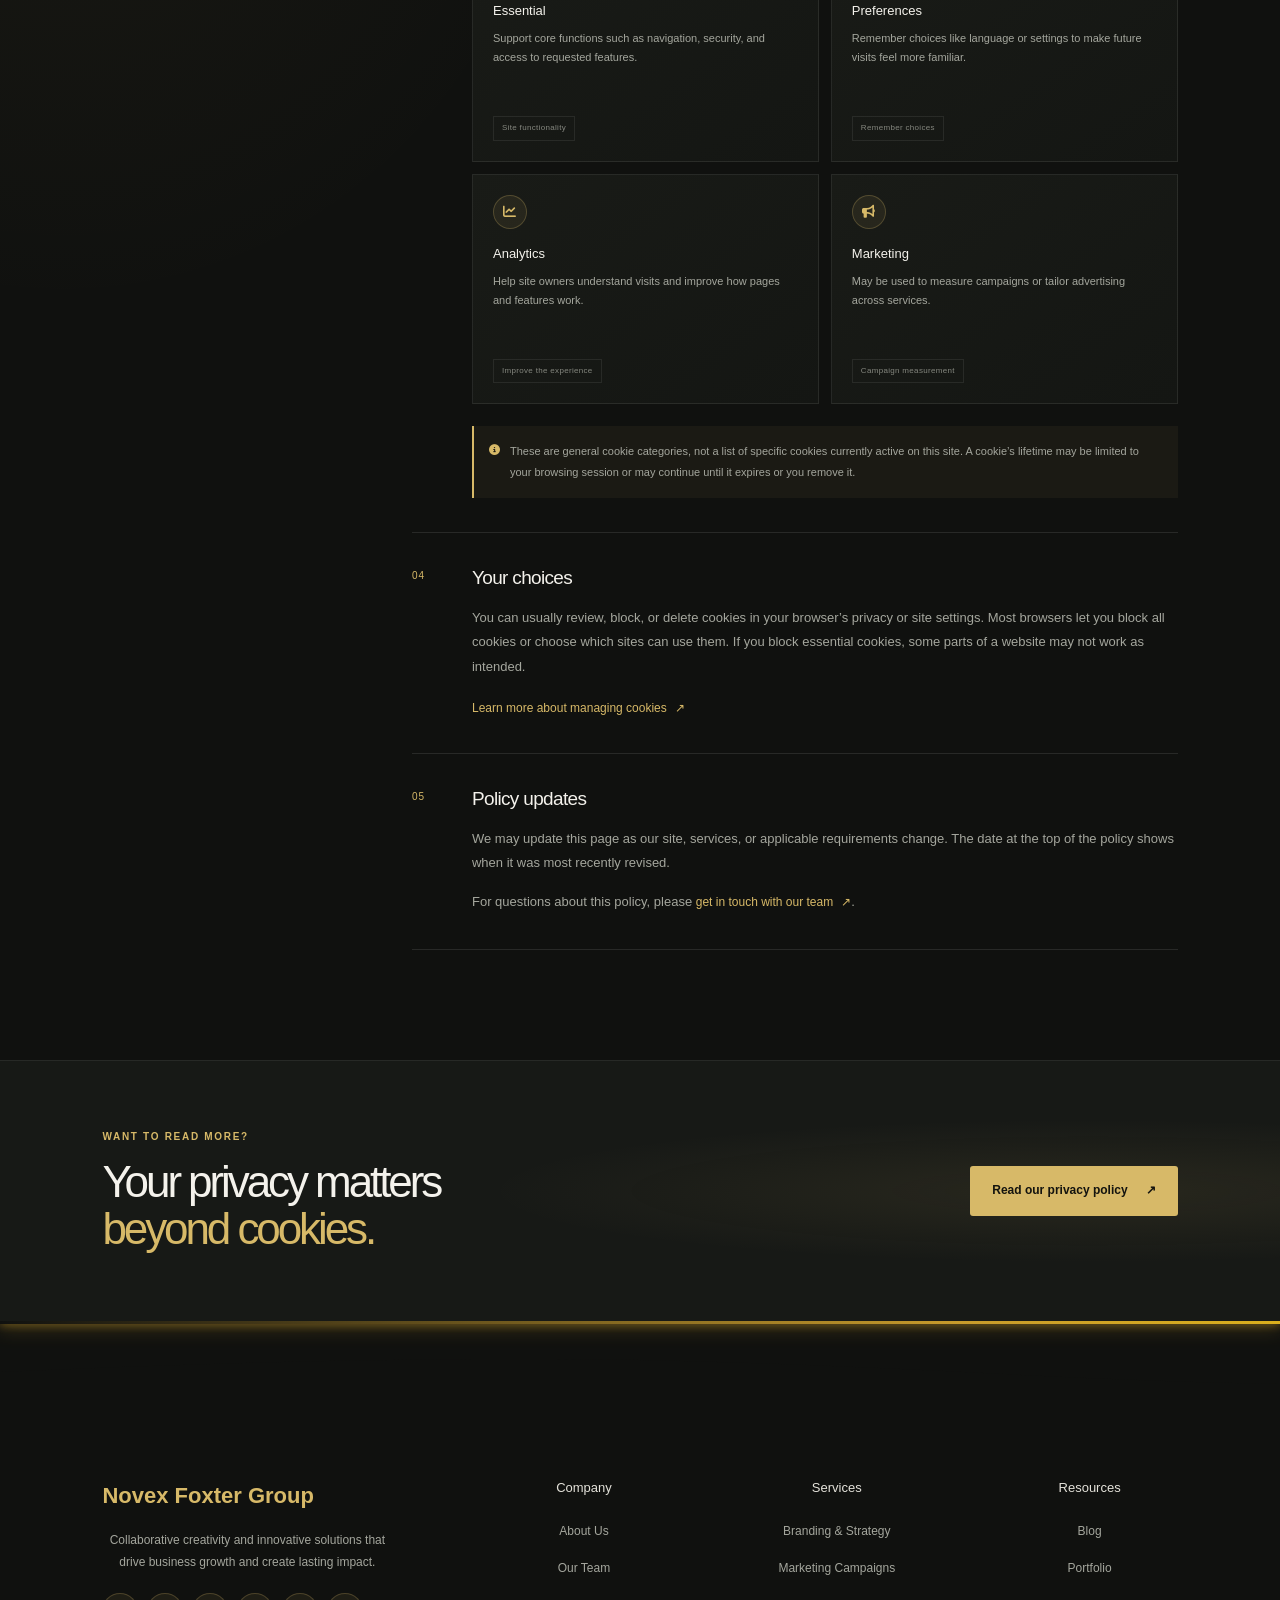
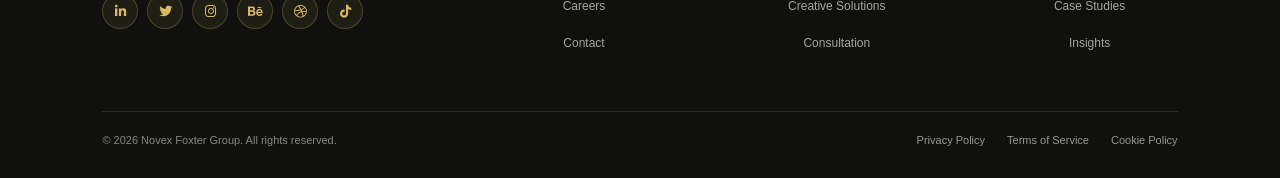
<file: Cookie Policy.html>
<!DOCTYPE html>
<html lang="en">
<head>
  <meta charset="UTF-8" />
  <meta name="viewport" content="width=device-width, initial-scale=1.0" />
  <meta name="theme-color" content="#10110f" />
  <meta name="description" content="Learn how Novex Foxter uses cookies and similar technologies, and how you can manage them." />
  <title>Cookie Policy | Novex Foxter</title>
  <link rel="icon" type="image/png" href="Pictures/Novex Foxter Logo.png" />
  <link rel="preconnect" href="https://fonts.googleapis.com" />
  <link rel="preconnect" href="https://fonts.gstatic.com" crossorigin />
  <link href="https://fonts.googleapis.com/css2?family=Poppins:wght@400;500;600;700&family=Roboto:wght@400;500&display=swap" rel="stylesheet" />
  <link href="https://cdnjs.cloudflare.com/ajax/libs/font-awesome/6.4.0/css/all.min.css" rel="stylesheet" />
  <link rel="stylesheet" href="Novex.css" />
  <link rel="stylesheet" href="Home.css" />
  <link rel="stylesheet" href="Site-chrome.css" />
  <link rel="stylesheet" href="Cookie Policy.css" />
</head>
<body class="home-page cookie-page">
  <header class="header">
    <a class="logo" href="index.html" aria-label="Novex Foxter home">
      <img src="Pictures/Novex Foxter Logo.png" alt="" />
      <span class="logo-copy">
        <strong>Novex Foxter</strong>
        <span>Digital, thoughtfully done.</span>
      </span>
    </a>

    <button class="hamburger" type="button" aria-label="Open navigation" aria-expanded="false" aria-controls="primary-navigation">
      <span></span>
      <span></span>
      <span></span>
    </button>

    <nav class="nav" id="primary-navigation" aria-label="Main navigation">
      <ul>
        <li><a href="index.html">Home</a></li>
        <li><a href="about.html">About</a></li>
        <li><a href="Services.html">Services</a></li>
        <li><a href="Portfolio.html">Portfolio</a></li>
        <li><a href="Blog.html">Journal</a></li>
        <li><a href="contact.html">Contact</a></li>
        <li class="cta"><a class="cta-button" href="career.html">Join our team <span aria-hidden="true">↗</span></a></li>
      </ul>
    </nav>
  </header>

  <main>
    <section class="cookie-hero" aria-labelledby="cookie-title">
      <div class="cookie-hero-grid" aria-hidden="true"></div>
      <div class="cookie-hero-inner">
        <div class="cookie-hero-copy">
          <p class="eyebrow"><span class="status-dot"></span> The small print, made simple</p>
          <h1 id="cookie-title">A little clarity<br />about <span>cookies.</span></h1>
          <p class="cookie-hero-intro">Here’s what cookies are, why a website might use them, and the choices you have when you visit Novex Foxter.</p>
          <div class="cookie-updated"><i class="fa-regular fa-clock" aria-hidden="true"></i> Last updated October 20, 2026</div>
        </div>

        <div class="cookie-illustration" aria-hidden="true">
          <div class="cookie-orbit cookie-orbit-one"></div>
          <div class="cookie-orbit cookie-orbit-two"></div>
          <div class="cookie-glow"></div>
          <div class="cookie-art-card">
            <span class="cookie-art-label">A FRIENDLY NOTE</span>
            <span class="cookie-art-cookie"><i class="fa-solid fa-cookie-bite"></i></span>
            <strong>Good to know.</strong>
            <span class="cookie-art-caption">You’re always in control.</span>
          </div>
          <span class="cookie-art-spark cookie-spark-one">✳</span>
          <span class="cookie-art-spark cookie-spark-two">✳</span>
        </div>
      </div>
      <a class="cookie-scroll-cue" href="#cookie-details"><span></span> Explore the policy</a>
    </section>

    <section class="cookie-overview" aria-label="Cookie policy overview">
      <div class="cookie-overview-inner">
        <span><i class="fa-solid fa-shield-halved" aria-hidden="true"></i> Clear, simple information</span>
        <span><i class="fa-solid fa-sliders" aria-hidden="true"></i> Your browser, your choice</span>
        <span><i class="fa-solid fa-arrow-rotate-right" aria-hidden="true"></i> Choices can be changed anytime</span>
      </div>
    </section>

    <section class="cookie-content" id="cookie-details" aria-labelledby="cookie-details-title">
      <div class="cookie-content-inner">
        <div class="cookie-content-heading">
          <p class="eyebrow section-eyebrow">A quick guide</p>
          <h2 id="cookie-details-title">The details, without<br /><span>the mystery.</span></h2>
          <p>We believe it should be easy to understand the technologies behind your online experience. This policy explains cookies and how you can manage them.</p>
        </div>

        <div class="cookie-layout">
          <nav class="cookie-toc" aria-label="On this page">
            <span class="cookie-toc-title">On this page</span>
            <a href="#what-are-cookies"><span>01</span> What are cookies?</a>
            <a href="#how-we-use-cookies"><span>02</span> How cookies are used</a>
            <a href="#cookie-types"><span>03</span> Types of cookies</a>
            <a href="#manage-cookies"><span>04</span> Your choices</a>
            <a href="#policy-changes"><span>05</span> Policy updates</a>
          </nav>

          <div class="cookie-article">
            <article class="cookie-section" id="what-are-cookies">
              <span class="cookie-section-number">01</span>
              <div>
                <h3>What are cookies?</h3>
                <p>Cookies are small text files that a website may store in your browser or on your device when you visit. They help websites remember information between pages or visits. Similar technologies, such as local storage and tracking pixels, can serve related purposes.</p>
              </div>
            </article>

            <article class="cookie-section" id="how-we-use-cookies">
              <span class="cookie-section-number">02</span>
              <div>
                <h3>How cookies are used</h3>
                <p>Websites can use cookies to support core functionality, remember preferences, understand how visitors use a site, or support embedded content and campaigns. The cookies present may depend on the features and third-party services available on the site at the time of your visit.</p>
              </div>
            </article>

            <article class="cookie-section" id="cookie-types">
              <span class="cookie-section-number">03</span>
              <div>
                <h3>Types of cookies</h3>
                <p>Cookies are often grouped by what they do. These are common categories you may encounter on websites:</p>
                <div class="cookie-type-grid">
                  <div class="cookie-type-card">
                    <span class="cookie-type-icon"><i class="fa-solid fa-gear" aria-hidden="true"></i></span>
                    <h4>Essential</h4>
                    <p>Support core functions such as navigation, security, and access to requested features.</p>
                    <span class="cookie-type-tag">Site functionality</span>
                  </div>
                  <div class="cookie-type-card">
                    <span class="cookie-type-icon"><i class="fa-solid fa-wand-magic-sparkles" aria-hidden="true"></i></span>
                    <h4>Preferences</h4>
                    <p>Remember choices like language or settings to make future visits feel more familiar.</p>
                    <span class="cookie-type-tag">Remember choices</span>
                  </div>
                  <div class="cookie-type-card">
                    <span class="cookie-type-icon"><i class="fa-solid fa-chart-line" aria-hidden="true"></i></span>
                    <h4>Analytics</h4>
                    <p>Help site owners understand visits and improve how pages and features work.</p>
                    <span class="cookie-type-tag">Improve the experience</span>
                  </div>
                  <div class="cookie-type-card">
                    <span class="cookie-type-icon"><i class="fa-solid fa-bullhorn" aria-hidden="true"></i></span>
                    <h4>Marketing</h4>
                    <p>May be used to measure campaigns or tailor advertising across services.</p>
                    <span class="cookie-type-tag">Campaign measurement</span>
                  </div>
                </div>
                <p class="cookie-note"><i class="fa-solid fa-circle-info" aria-hidden="true"></i> These are general cookie categories, not a list of specific cookies currently active on this site. A cookie’s lifetime may be limited to your browsing session or may continue until it expires or you remove it.</p>
              </div>
            </article>

            <article class="cookie-section" id="manage-cookies">
              <span class="cookie-section-number">04</span>
              <div>
                <h3>Your choices</h3>
                <p>You can usually review, block, or delete cookies in your browser’s privacy or site settings. Most browsers let you block all cookies or choose which sites can use them. If you block essential cookies, some parts of a website may not work as intended.</p>
                <a class="cookie-inline-link" href="https://www.aboutcookies.org/" target="_blank" rel="noopener noreferrer">Learn more about managing cookies <span aria-hidden="true">↗</span></a>
              </div>
            </article>

            <article class="cookie-section" id="policy-changes">
              <span class="cookie-section-number">05</span>
              <div>
                <h3>Policy updates</h3>
                <p>We may update this page as our site, services, or applicable requirements change. The date at the top of the policy shows when it was most recently revised.</p>
                <p>For questions about this policy, please <a class="cookie-inline-link" href="contact.html">get in touch with our team <span aria-hidden="true">↗</span></a>.</p>
              </div>
            </article>
          </div>
        </div>
      </div>
    </section>

    <section class="cookie-bottom-cta" aria-label="Related policies">
      <div class="cookie-bottom-inner">
        <div>
          <p class="eyebrow section-eyebrow">Want to read more?</p>
          <h2>Your privacy matters<br /><span>beyond cookies.</span></h2>
        </div>
        <a class="button button-primary" href="Privacy policy.html">Read our privacy policy <span aria-hidden="true">↗</span></a>
      </div>
    </section>
  </main>

  <div class="footer-top" aria-hidden="true">
    <div class="gold-line"></div>
    <svg class="wave" viewBox="0 0 1440 120" preserveAspectRatio="none">
      <path fill="#10110f" d="M0,64L60,58C120,53,240,43,360,48C480,53,600,75,720,80C840,85,960,75,1080,58C1200,43,1320,21,1380,10L1440,0L1440,120L0,120Z"></path>
    </svg>
  </div>

  <footer class="footer">
    <div class="footer-container">
      <div class="footer-column footer-brand">
        <h2>Novex Foxter Group</h2>
        <p>Collaborative creativity and innovative solutions that drive business growth and create lasting impact.</p>
        <div class="social-icons">
          <a href="#" aria-label="LinkedIn"><i class="fab fa-linkedin-in" aria-hidden="true"></i></a>
          <a href="#" aria-label="Twitter"><i class="fab fa-twitter" aria-hidden="true"></i></a>
          <a href="#" aria-label="Instagram"><i class="fab fa-instagram" aria-hidden="true"></i></a>
          <a href="#" aria-label="Behance"><i class="fab fa-behance" aria-hidden="true"></i></a>
          <a href="#" aria-label="Dribbble"><i class="fab fa-dribbble" aria-hidden="true"></i></a>
          <a href="#" aria-label="TikTok"><i class="fab fa-tiktok" aria-hidden="true"></i></a>
        </div>
      </div>
      <div class="footer-column">
        <h3>Company</h3>
        <ul>
          <li><a href="about.html">About Us</a></li>
          <li><a href="about.html#team">Our Team</a></li>
          <li><a href="career.html">Careers</a></li>
          <li><a href="contact.html">Contact</a></li>
        </ul>
      </div>
      <div class="footer-column">
        <h3>Services</h3>
        <ul>
          <li><a href="Services.html">Branding &amp; Strategy</a></li>
          <li><a href="Services.html">Marketing Campaigns</a></li>
          <li><a href="Services.html">Creative Solutions</a></li>
          <li><a href="Services.html">Consultation</a></li>
        </ul>
      </div>
      <div class="footer-column">
        <h3>Resources</h3>
        <ul>
          <li><a href="Blog.html">Blog</a></li>
          <li><a href="Portfolio.html">Portfolio</a></li>
          <li><a href="Portfolio.html">Case Studies</a></li>
          <li><a href="Blog.html">Insights</a></li>
        </ul>
      </div>
    </div>
    <hr />
    <div class="footer-bottom">
      <p>© 2026 Novex Foxter Group. All rights reserved.</p>
      <div class="footer-links">
        <a href="Privacy policy.html">Privacy Policy</a>
        <a href="Terms of Service.html">Terms of Service</a>
        <a href="Cookie Policy.html" aria-current="page">Cookie Policy</a>
      </div>
    </div>
  </footer>

  <button id="backToTop" type="button" aria-label="Back to top" title="Back to top">
    <i class="fas fa-arrow-up" aria-hidden="true"></i>
  </button>
  <script src="Novex.js"></script>
</body>
</html>
</file>
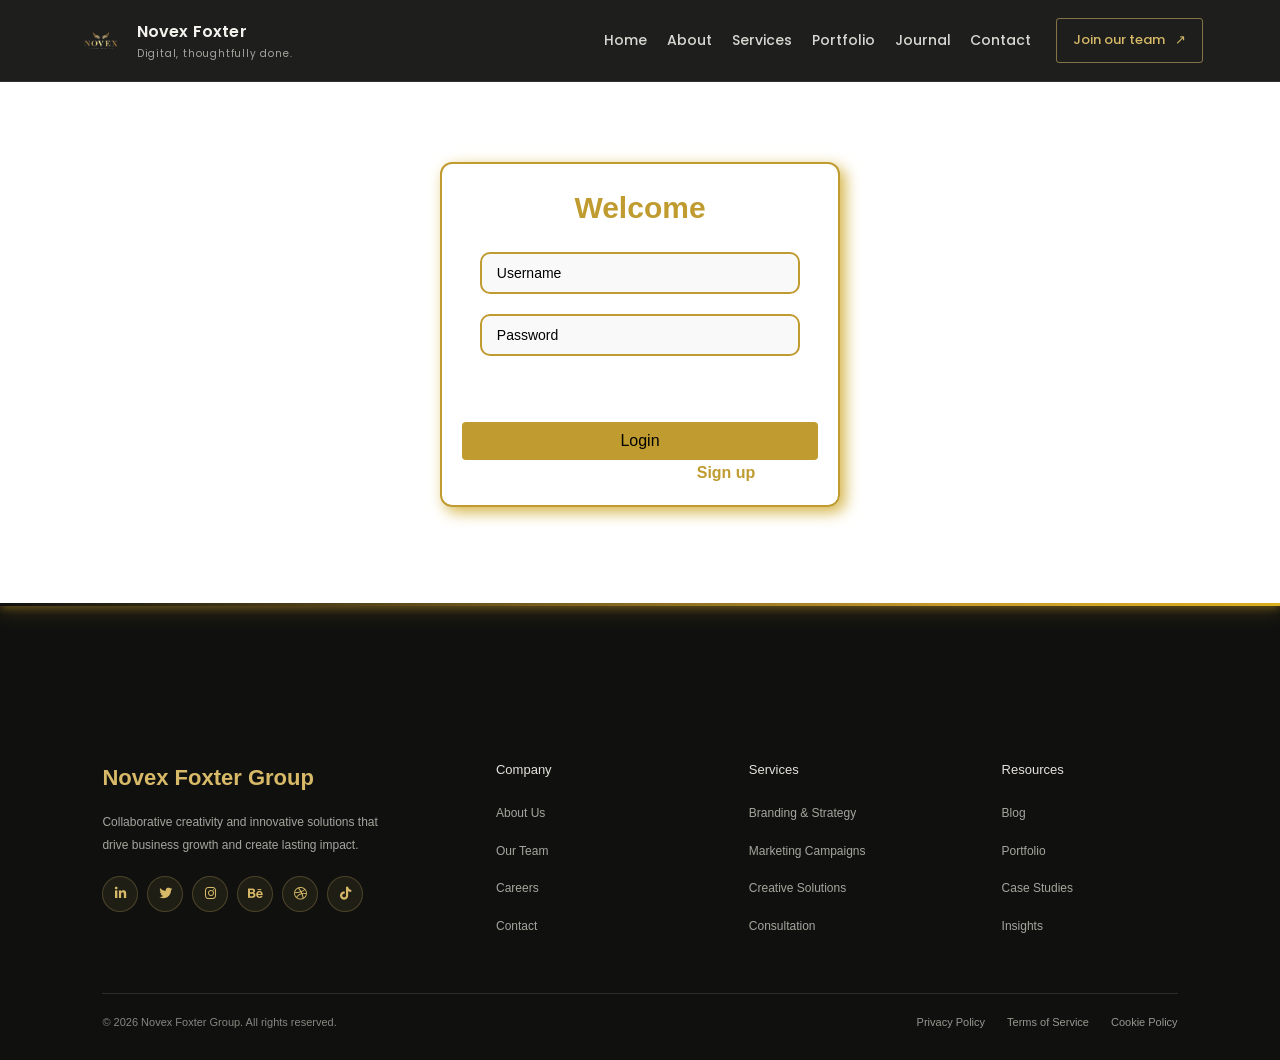
<file: Login.html>
<!DOCTYPE html>
<html lang="en">
<head>
  <meta charset="UTF-8" />
  <meta name="viewport" content="width=device-width, initial-scale=1.0" />
  <title>Home | Novex Foxter</title>
  <link rel="stylesheet" href="Login.css" />
  <link rel="icon" type="image/png" href="Pictures/Novex Foxter Logo.png" />
  <link rel="stylesheet" href="https://unpkg.com/aos@2.3.1/dist/aos.css" />
  <link href="https://fonts.googleapis.com/css2?family=Poppins:wght@400;600&family=Roboto:wght@300;400&display=swap" rel="stylesheet">
  <link href="https://cdnjs.cloudflare.com/ajax/libs/font-awesome/6.4.0/css/all.min.css" rel="stylesheet">
  <link href="https://cdn.jsdelivr.net/npm/aos@2.3.4/dist/aos.css" rel="stylesheet" />
  <link rel="stylesheet" href="Site-chrome.css" />
</head>
<body>
<header class="header" data-aos="fade-down">
  <a class="logo" href="index.html" aria-label="Novex Foxter home">
    <img src="Pictures/Novex Foxter Logo.png" alt="" />
    <span class="logo-copy">
      <strong>Novex Foxter</strong>
      <span>Digital, thoughtfully done.</span>
    </span>
  </a>
  <button class="hamburger" type="button" aria-label="Open navigation" aria-expanded="false" aria-controls="primary-navigation">
    <span></span>
    <span></span>
    <span></span>
  </button>

  <nav class="nav" id="primary-navigation" aria-label="Main navigation">
    <ul>
      <li><a href="index.html">Home</a></li>
      <li><a href="about.html">About</a></li>
      <li><a href="Services.html">Services</a></li>
      <li><a href="Portfolio.html">Portfolio</a></li>
      <li><a href="Blog.html">Journal</a></li>
      <li><a href="contact.html">Contact</a></li>
      <li class="cta"><a class="cta-button" href="career.html">Join our team <span aria-hidden="true">↗</span></a></li>
    </ul>
  </nav>
</header>

    <section>
        <div class="content-wrapper">
            <div class="wrapper">
                <h2>Welcome</h2>
                <form action="#" method="post">
                    <div class="input-field">
                        <input type="email" id="email" placeholder="Username" required>
                        <i class="bx bxs-user"></i>
                    </div>
                    <div class="input-field">
                        <input type="password" id="password" placeholder="Password" required>
                        <i class="bx bxs-lock-alt"></i>
                    </div>
                    <a href="#" class="forgot">Forgot Password?</a>
                    <button type="submit" class="login-btn">Login</button>
                    <p class="signup-text">Don't have an account? <a href="Sign-up.html" class="sign-up">Sign up</a></p>
                </form>
            </div>
        </div>
    </section>
<div class="footer-top">

    <div class="gold-line"></div>

    <svg class="wave"
         viewBox="0 0 1440 120"
         preserveAspectRatio="none">

        <path fill="#000"
        d="M0,64L60,58C120,53,240,43,360,48C480,53,600,75,720,80C840,85,960,75,1080,58C1200,43,1320,21,1380,10L1440,0L1440,120L0,120Z">
        </path>

    </svg>

</div>
<footer class="footer">
    <div class="footer-container">

        <!-- Company Info -->
        <div class="footer-column footer-brand">
            <h2>Novex Foxter Group</h2>

            <p>
                Collaborative creativity and innovative
                solutions that drive business growth and
                create lasting impact.
            </p>

<div class="social-icons">
    <a href="#" aria-label="LinkedIn"><i class="fab fa-linkedin-in" aria-hidden="true"></i></a>
    <a href="#" aria-label="Twitter"><i class="fab fa-twitter" aria-hidden="true"></i></a>
    <a href="#" aria-label="Instagram"><i class="fab fa-instagram" aria-hidden="true"></i></a>
    <a href="#" aria-label="Behance"><i class="fab fa-behance" aria-hidden="true"></i></a>
    <a href="#" aria-label="Dribbble"><i class="fab fa-dribbble" aria-hidden="true"></i></a>
    <a href="#" aria-label="TikTok"><i class="fab fa-tiktok" aria-hidden="true"></i></a>
</div>
        </div>

        <!-- Company -->
        <div class="footer-column">
            <h3>Company</h3>

            <ul>
                <li><a href="about.html">About Us</a></li>
                <li><a href="about.html">Our Team</a></li>
                <li><a href="career.html">Careers</a></li>
                <li><a href="contact.html">Contact</a></li>
            </ul>
        </div>

        <!-- Services -->
        <div class="footer-column">
            <h3>Services</h3>

            <ul>
                <li><a href="Services.html">Branding & Strategy</a></li>
                <li><a href="Services.html">Marketing Campaigns</a></li>
                <li><a href="Services.html">Creative Solutions</a></li>
                <li><a href="Services.html">Consultation</a></li>
            </ul>
        </div>

        <!-- Resources -->
        <div class="footer-column">
            <h3>Resources</h3>

            <ul>
                <li><a href="Blog.html">Blog</a></li>
                <li><a href="Portfolio.html">Portfolio</a></li>
                <li><a href="Portfolio.html">Case Studies</a></li>
                <li><a href="Blog.html">Insights</a></li>
            </ul>
        </div>

    </div>

    <hr>

    <div class="footer-bottom">

        <p>© 2026 Novex Foxter Group. All rights reserved.</p>

        <div class="footer-links">
            <a href="Privacy policy.html">Privacy Policy</a>
            <a href="Terms of Service.html">Terms of Service</a>
            <a href="Cookie Policy.html">Cookie Policy</a>
        </div>

    </div>

</footer>
  <button id="backToTop" type="button" aria-label="Back to top" title="Back to top">
    <i class="fas fa-arrow-up" aria-hidden="true"></i>
  </button>
<script src="Novex.js"></script>
    <script src="https://unpkg.com/aos@2.3.1/dist/aos.js"></script>
  <script>
    AOS.init({ duration: 1200 });
  </script>
</body>
</html>
</file>
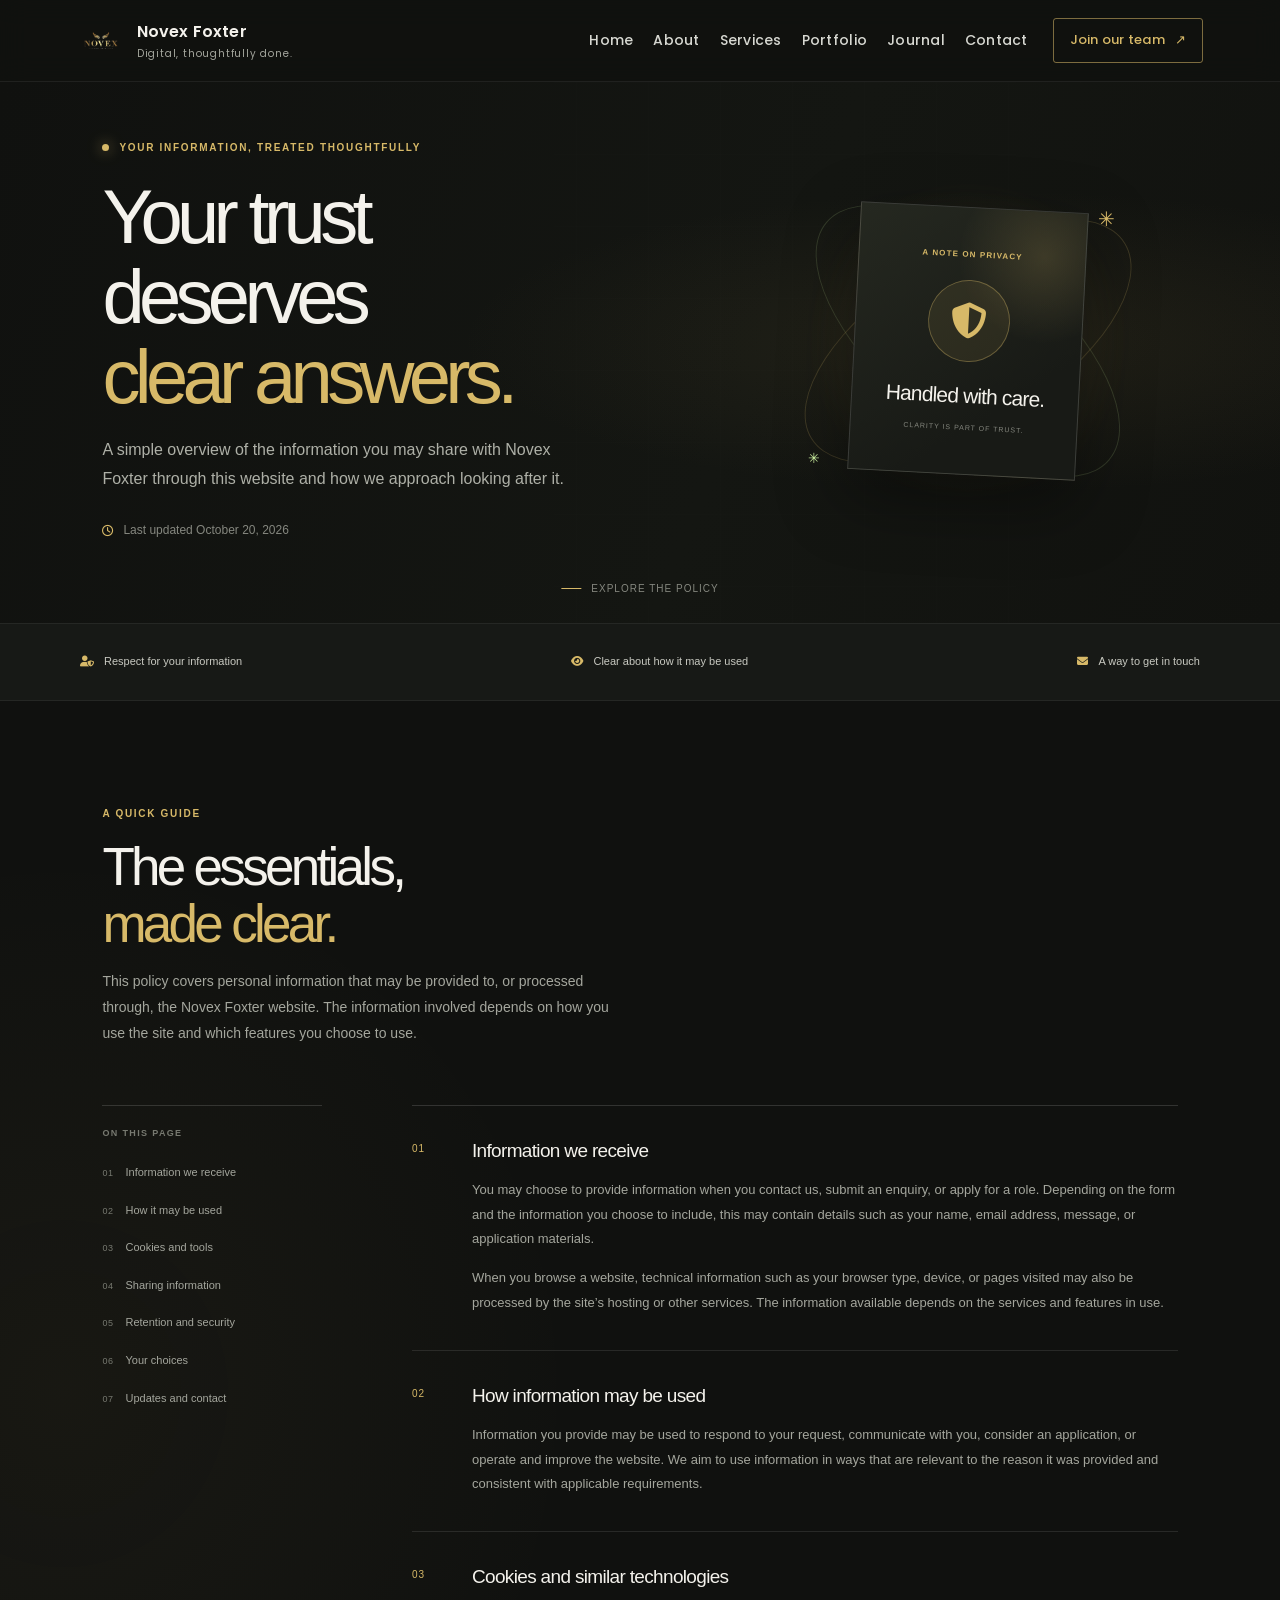
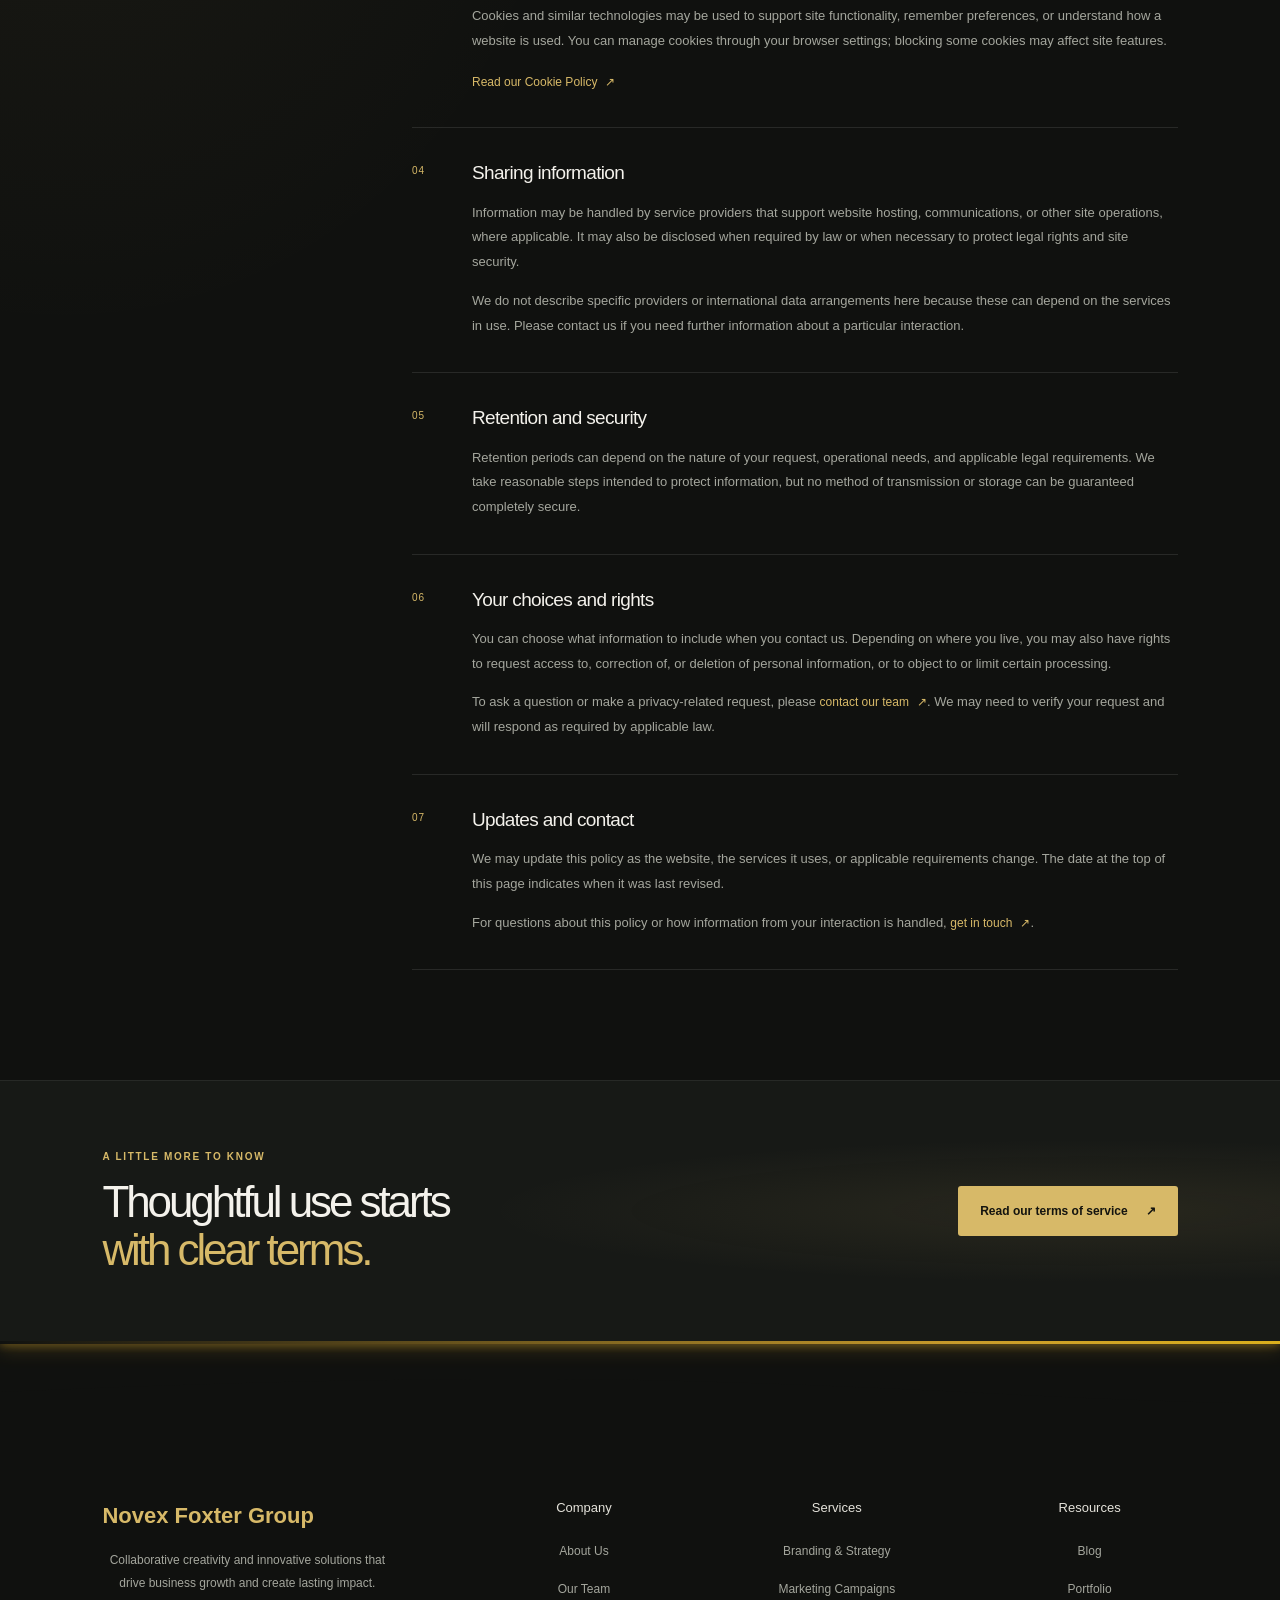
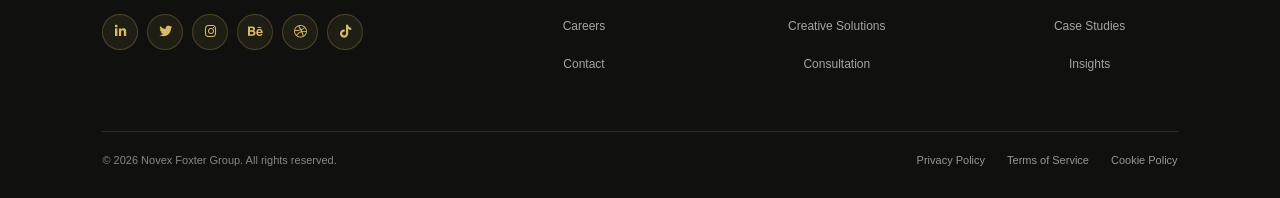
<file: Privacy policy.html>
<!DOCTYPE html>
<html lang="en">
<head>
  <meta charset="UTF-8" />
  <meta name="viewport" content="width=device-width, initial-scale=1.0" />
  <meta name="theme-color" content="#10110f" />
  <meta name="description" content="Learn what information Novex Foxter may receive through this website and how it is used." />
  <title>Privacy Policy | Novex Foxter</title>
  <link rel="icon" type="image/png" href="Pictures/Novex Foxter Logo.png" />
  <link rel="preconnect" href="https://fonts.googleapis.com" />
  <link rel="preconnect" href="https://fonts.gstatic.com" crossorigin />
  <link href="https://fonts.googleapis.com/css2?family=Poppins:wght@400;500;600;700&family=Roboto:wght@400;500&display=swap" rel="stylesheet" />
  <link href="https://cdnjs.cloudflare.com/ajax/libs/font-awesome/6.4.0/css/all.min.css" rel="stylesheet" />
  <link rel="stylesheet" href="Novex.css" />
  <link rel="stylesheet" href="Home.css" />
  <link rel="stylesheet" href="Site-chrome.css" />
  <link rel="stylesheet" href="Privacy policy.css" />
</head>
<body class="home-page privacy-page">
  <header class="header">
    <a class="logo" href="index.html" aria-label="Novex Foxter home">
      <img src="Pictures/Novex Foxter Logo.png" alt="" />
      <span class="logo-copy">
        <strong>Novex Foxter</strong>
        <span>Digital, thoughtfully done.</span>
      </span>
    </a>

    <button class="hamburger" type="button" aria-label="Open navigation" aria-expanded="false" aria-controls="primary-navigation">
      <span></span>
      <span></span>
      <span></span>
    </button>

    <nav class="nav" id="primary-navigation" aria-label="Main navigation">
      <ul>
        <li><a href="index.html">Home</a></li>
        <li><a href="about.html">About</a></li>
        <li><a href="Services.html">Services</a></li>
        <li><a href="Portfolio.html">Portfolio</a></li>
        <li><a href="Blog.html">Journal</a></li>
        <li><a href="contact.html">Contact</a></li>
        <li class="cta"><a class="cta-button" href="career.html">Join our team <span aria-hidden="true">↗</span></a></li>
      </ul>
    </nav>
  </header>

  <main>
    <section class="privacy-hero" aria-labelledby="privacy-title">
      <div class="privacy-hero-grid" aria-hidden="true"></div>
      <div class="privacy-hero-inner">
        <div class="privacy-hero-copy">
          <p class="eyebrow"><span class="status-dot"></span> Your information, treated thoughtfully</p>
          <h1 id="privacy-title">Your trust deserves<br /><span>clear answers.</span></h1>
          <p class="privacy-hero-intro">A simple overview of the information you may share with Novex Foxter through this website and how we approach looking after it.</p>
          <div class="privacy-updated"><i class="fa-regular fa-clock" aria-hidden="true"></i> Last updated October 20, 2026</div>
        </div>

        <div class="privacy-illustration" aria-hidden="true">
          <div class="privacy-orbit privacy-orbit-one"></div>
          <div class="privacy-orbit privacy-orbit-two"></div>
          <div class="privacy-glow"></div>
          <div class="privacy-art-card">
            <span class="privacy-art-label">A NOTE ON PRIVACY</span>
            <span class="privacy-art-icon"><i class="fa-solid fa-shield-halved"></i></span>
            <strong>Handled with care.</strong>
            <span class="privacy-art-caption">Clarity is part of trust.</span>
          </div>
          <span class="privacy-art-spark privacy-spark-one">✳</span>
          <span class="privacy-art-spark privacy-spark-two">✳</span>
        </div>
      </div>
      <a class="privacy-scroll-cue" href="#privacy-details"><span></span> Explore the policy</a>
    </section>

    <section class="privacy-overview" aria-label="Privacy policy overview">
      <div class="privacy-overview-inner">
        <span><i class="fa-solid fa-user-shield" aria-hidden="true"></i> Respect for your information</span>
        <span><i class="fa-solid fa-eye" aria-hidden="true"></i> Clear about how it may be used</span>
        <span><i class="fa-solid fa-envelope" aria-hidden="true"></i> A way to get in touch</span>
      </div>
    </section>

    <section class="privacy-content" id="privacy-details" aria-labelledby="privacy-details-title">
      <div class="privacy-content-inner">
        <div class="privacy-content-heading">
          <p class="eyebrow section-eyebrow">A quick guide</p>
          <h2 id="privacy-details-title">The essentials,<br /><span>made clear.</span></h2>
          <p>This policy covers personal information that may be provided to, or processed through, the Novex Foxter website. The information involved depends on how you use the site and which features you choose to use.</p>
        </div>

        <div class="privacy-layout">
          <nav class="privacy-toc" aria-label="On this page">
            <span class="privacy-toc-title">On this page</span>
            <a href="#information-we-receive"><span>01</span> Information we receive</a>
            <a href="#how-information-is-used"><span>02</span> How it may be used</a>
            <a href="#cookies-and-tools"><span>03</span> Cookies and tools</a>
            <a href="#sharing-information"><span>04</span> Sharing information</a>
            <a href="#retention-and-security"><span>05</span> Retention and security</a>
            <a href="#your-choices"><span>06</span> Your choices</a>
            <a href="#policy-updates"><span>07</span> Updates and contact</a>
          </nav>

          <div class="privacy-article">
            <article class="privacy-section" id="information-we-receive">
              <span class="privacy-section-number">01</span>
              <div>
                <h3>Information we receive</h3>
                <p>You may choose to provide information when you contact us, submit an enquiry, or apply for a role. Depending on the form and the information you choose to include, this may contain details such as your name, email address, message, or application materials.</p>
                <p>When you browse a website, technical information such as your browser type, device, or pages visited may also be processed by the site’s hosting or other services. The information available depends on the services and features in use.</p>
              </div>
            </article>

            <article class="privacy-section" id="how-information-is-used">
              <span class="privacy-section-number">02</span>
              <div>
                <h3>How information may be used</h3>
                <p>Information you provide may be used to respond to your request, communicate with you, consider an application, or operate and improve the website. We aim to use information in ways that are relevant to the reason it was provided and consistent with applicable requirements.</p>
              </div>
            </article>

            <article class="privacy-section" id="cookies-and-tools">
              <span class="privacy-section-number">03</span>
              <div>
                <h3>Cookies and similar technologies</h3>
                <p>Cookies and similar technologies may be used to support site functionality, remember preferences, or understand how a website is used. You can manage cookies through your browser settings; blocking some cookies may affect site features.</p>
                <a class="privacy-inline-link" href="Cookie Policy.html">Read our Cookie Policy <span aria-hidden="true">↗</span></a>
              </div>
            </article>

            <article class="privacy-section" id="sharing-information">
              <span class="privacy-section-number">04</span>
              <div>
                <h3>Sharing information</h3>
                <p>Information may be handled by service providers that support website hosting, communications, or other site operations, where applicable. It may also be disclosed when required by law or when necessary to protect legal rights and site security.</p>
                <p>We do not describe specific providers or international data arrangements here because these can depend on the services in use. Please contact us if you need further information about a particular interaction.</p>
              </div>
            </article>

            <article class="privacy-section" id="retention-and-security">
              <span class="privacy-section-number">05</span>
              <div>
                <h3>Retention and security</h3>
                <p>Retention periods can depend on the nature of your request, operational needs, and applicable legal requirements. We take reasonable steps intended to protect information, but no method of transmission or storage can be guaranteed completely secure.</p>
              </div>
            </article>

            <article class="privacy-section" id="your-choices">
              <span class="privacy-section-number">06</span>
              <div>
                <h3>Your choices and rights</h3>
                <p>You can choose what information to include when you contact us. Depending on where you live, you may also have rights to request access to, correction of, or deletion of personal information, or to object to or limit certain processing.</p>
                <p>To ask a question or make a privacy-related request, please <a class="privacy-inline-link" href="contact.html">contact our team <span aria-hidden="true">↗</span></a>. We may need to verify your request and will respond as required by applicable law.</p>
              </div>
            </article>

            <article class="privacy-section" id="policy-updates">
              <span class="privacy-section-number">07</span>
              <div>
                <h3>Updates and contact</h3>
                <p>We may update this policy as the website, the services it uses, or applicable requirements change. The date at the top of this page indicates when it was last revised.</p>
                <p>For questions about this policy or how information from your interaction is handled, <a class="privacy-inline-link" href="contact.html">get in touch <span aria-hidden="true">↗</span></a>.</p>
              </div>
            </article>
          </div>
        </div>
      </div>
    </section>

    <section class="privacy-bottom-cta" aria-label="Related policies">
      <div class="privacy-bottom-inner">
        <div>
          <p class="eyebrow section-eyebrow">A little more to know</p>
          <h2>Thoughtful use starts<br /><span>with clear terms.</span></h2>
        </div>
        <a class="button button-primary" href="Terms of Service.html">Read our terms of service <span aria-hidden="true">↗</span></a>
      </div>
    </section>
  </main>

  <div class="footer-top" aria-hidden="true">
    <div class="gold-line"></div>
    <svg class="wave" viewBox="0 0 1440 120" preserveAspectRatio="none">
      <path fill="#10110f" d="M0,64L60,58C120,53,240,43,360,48C480,53,600,75,720,80C840,85,960,75,1080,58C1200,43,1320,21,1380,10L1440,0L1440,120L0,120Z"></path>
    </svg>
  </div>

  <footer class="footer">
    <div class="footer-container">
      <div class="footer-column footer-brand">
        <h2>Novex Foxter Group</h2>
        <p>Collaborative creativity and innovative solutions that drive business growth and create lasting impact.</p>
        <div class="social-icons">
          <a href="#" aria-label="LinkedIn"><i class="fab fa-linkedin-in" aria-hidden="true"></i></a>
          <a href="#" aria-label="Twitter"><i class="fab fa-twitter" aria-hidden="true"></i></a>
          <a href="#" aria-label="Instagram"><i class="fab fa-instagram" aria-hidden="true"></i></a>
          <a href="#" aria-label="Behance"><i class="fab fa-behance" aria-hidden="true"></i></a>
          <a href="#" aria-label="Dribbble"><i class="fab fa-dribbble" aria-hidden="true"></i></a>
          <a href="#" aria-label="TikTok"><i class="fab fa-tiktok" aria-hidden="true"></i></a>
        </div>
      </div>
      <div class="footer-column">
        <h3>Company</h3>
        <ul>
          <li><a href="about.html">About Us</a></li>
          <li><a href="about.html#team">Our Team</a></li>
          <li><a href="career.html">Careers</a></li>
          <li><a href="contact.html">Contact</a></li>
        </ul>
      </div>
      <div class="footer-column">
        <h3>Services</h3>
        <ul>
          <li><a href="Services.html">Branding &amp; Strategy</a></li>
          <li><a href="Services.html">Marketing Campaigns</a></li>
          <li><a href="Services.html">Creative Solutions</a></li>
          <li><a href="Services.html">Consultation</a></li>
        </ul>
      </div>
      <div class="footer-column">
        <h3>Resources</h3>
        <ul>
          <li><a href="Blog.html">Blog</a></li>
          <li><a href="Portfolio.html">Portfolio</a></li>
          <li><a href="Portfolio.html">Case Studies</a></li>
          <li><a href="Blog.html">Insights</a></li>
        </ul>
      </div>
    </div>
    <hr />
    <div class="footer-bottom">
      <p>© 2026 Novex Foxter Group. All rights reserved.</p>
      <div class="footer-links">
        <a href="Privacy policy.html" aria-current="page">Privacy Policy</a>
        <a href="Terms of Service.html">Terms of Service</a>
        <a href="Cookie Policy.html">Cookie Policy</a>
      </div>
    </div>
  </footer>

  <button id="backToTop" type="button" aria-label="Back to top" title="Back to top">
    <i class="fas fa-arrow-up" aria-hidden="true"></i>
  </button>
  <script src="Novex.js"></script>
</body>
</html>
</file>
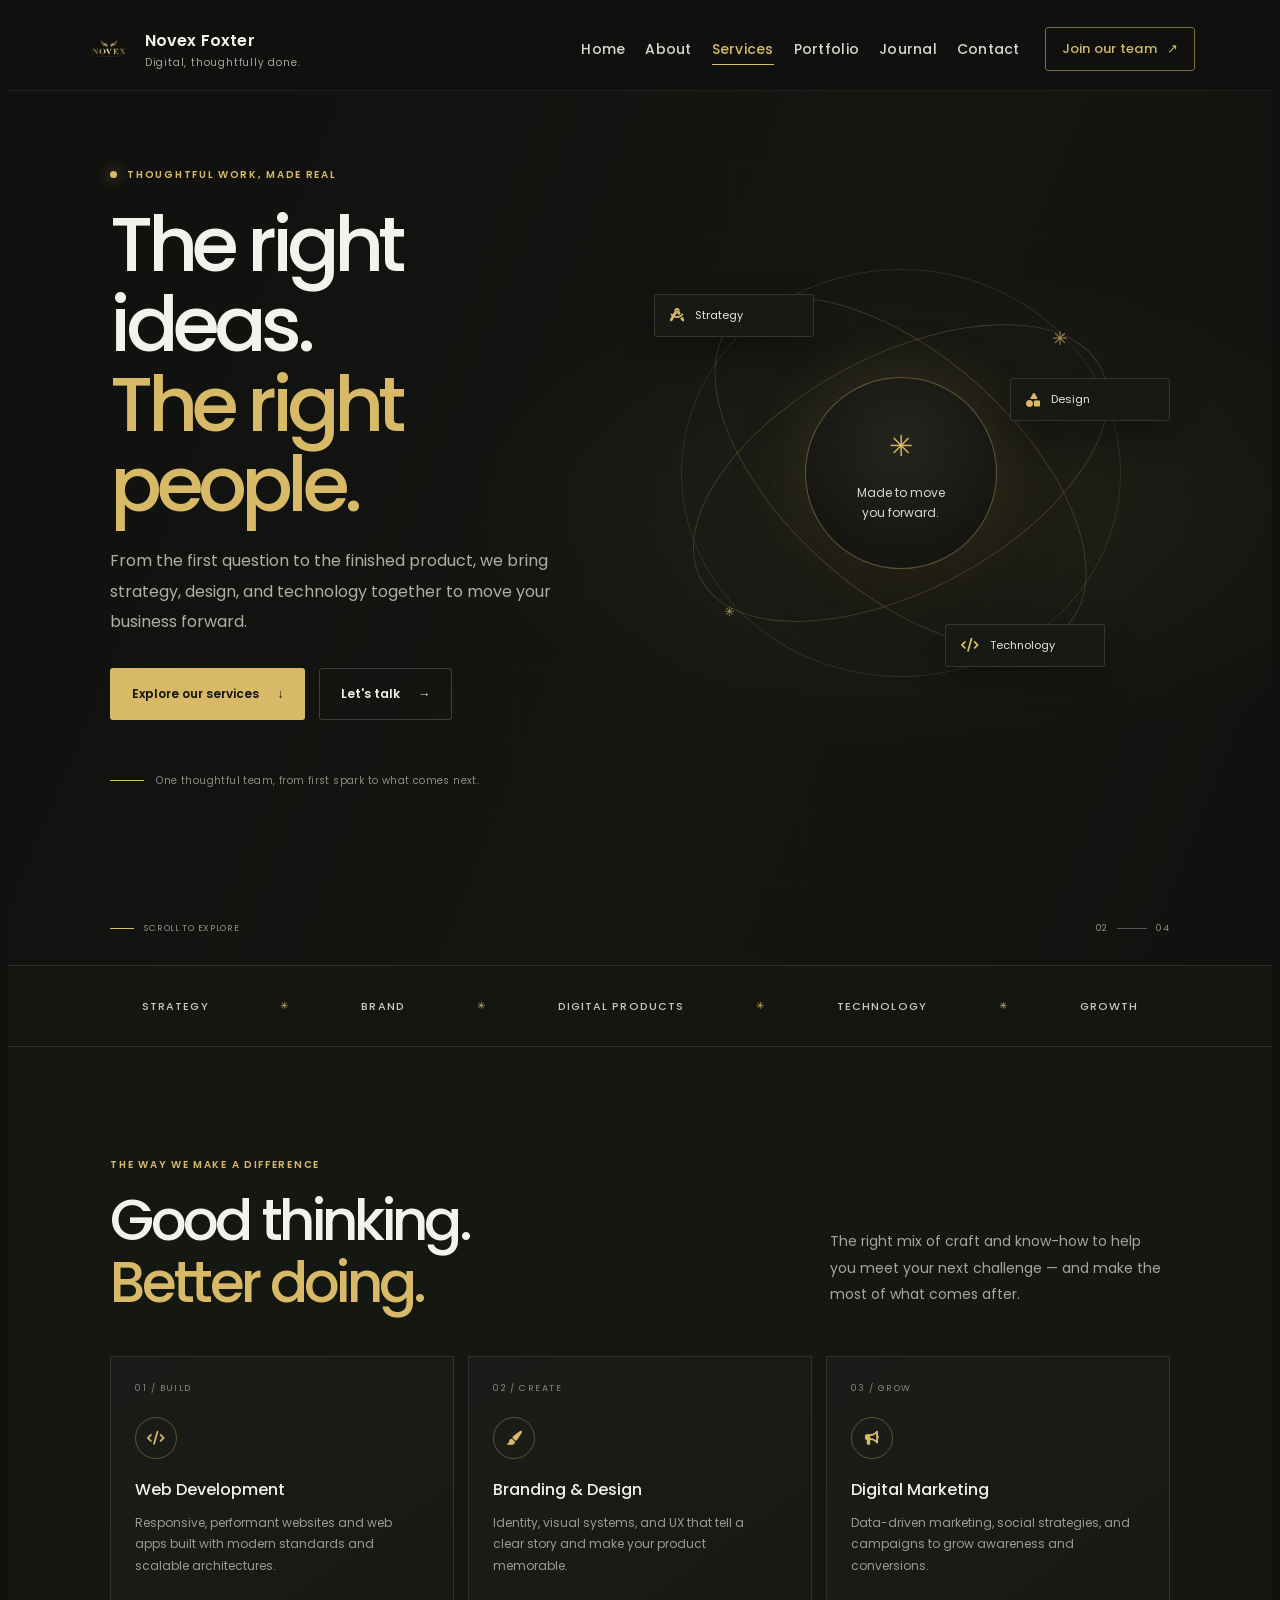
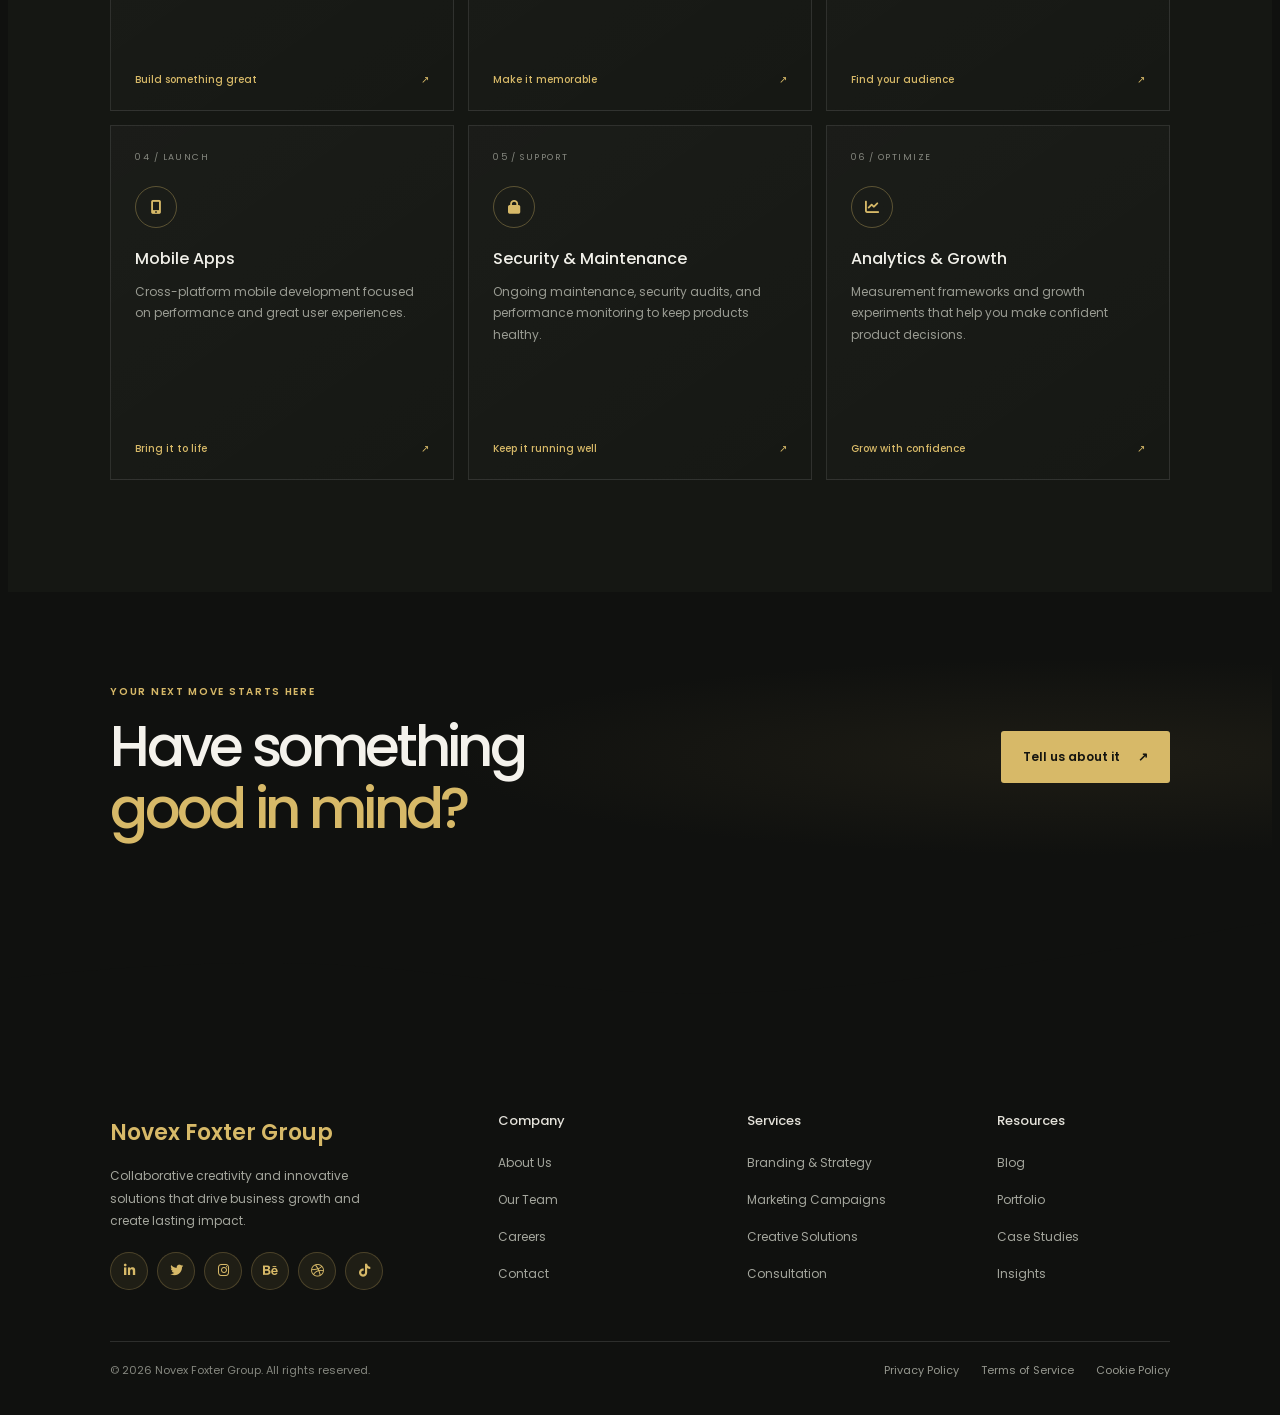
<file: Services.html>
<!DOCTYPE html>
<html lang="en">
<head>
  <meta charset="UTF-8" />
  <meta name="viewport" content="width=device-width, initial-scale=1.0" />
  <meta name="theme-color" content="#10110f" />
  <meta name="description" content="Explore Novex Foxter services across strategy, branding, digital products, technology, and growth." />
  <title>Services | Novex Foxter</title>
  <link rel="icon" type="image/png" href="Pictures/Novex Foxter Logo.png" />
  <link rel="preconnect" href="https://fonts.googleapis.com" />
  <link rel="preconnect" href="https://fonts.gstatic.com" crossorigin />
  <link href="https://fonts.googleapis.com/css2?family=Poppins:wght@400;500;600;700&family=Roboto:wght@400;500&display=swap" rel="stylesheet" />
  <link href="https://cdnjs.cloudflare.com/ajax/libs/font-awesome/6.4.0/css/all.min.css" rel="stylesheet" />
  <link rel="stylesheet" href="Home.css" />
  <link rel="stylesheet" href="Services.css" />
  <link rel="stylesheet" href="Site-chrome.css" />
</head>
<body class="home-page services-page">
<header class="header">
  <a class="logo" href="index.html" aria-label="Novex Foxter home">
    <img src="Pictures/Novex Foxter Logo.png" alt="" />
    <span class="logo-copy">
      <strong>Novex Foxter</strong>
      <span>Digital, thoughtfully done.</span>
    </span>
  </a>
  <button class="hamburger" type="button" aria-label="Open navigation" aria-expanded="false" aria-controls="primary-navigation">
    <span></span>
    <span></span>
    <span></span>
  </button>

  <nav class="nav" id="primary-navigation" aria-label="Main navigation">
    <ul>
      <li><a href="index.html">Home</a></li>
      <li><a href="about.html">About</a></li>
      <li><a href="Services.html" aria-current="page">Services</a></li>
      <li><a href="Portfolio.html">Portfolio</a></li>
      <li><a href="Blog.html">Journal</a></li>
      <li><a href="contact.html">Contact</a></li>
      <li class="cta"><a class="cta-button" href="career.html">Join our team <span aria-hidden="true">↗</span></a></li>
    </ul>
  </nav>
</header>
  <main>
    <section class="hero services-hero" aria-labelledby="services-title">
      <div class="hero-grid" aria-hidden="true"></div>
      <div class="hero-shell">
        <div class="hero-copy">
          <p class="eyebrow"><span class="status-dot"></span> Thoughtful work, made real</p>
          <h1 id="services-title">The right ideas.<br /><span>The right people.</span></h1>
          <p class="hero-intro">From the first question to the finished product, we bring strategy, design, and technology together to move your business forward.</p>
          <div class="hero-actions">
            <a class="button button-primary" href="#services">Explore our services <span aria-hidden="true">↓</span></a>
            <a class="button button-quiet" href="contact.html">Let's talk <span aria-hidden="true">→</span></a>
          </div>
          <div class="hero-note">
            <span class="note-line"></span>
            <p>One thoughtful team, from first spark to what comes next.</p>
          </div>
        </div>

        <div class="services-art" role="img" aria-label="Strategy, design, and technology working together">
          <div class="services-art-orbit orbit-one"></div>
          <div class="services-art-orbit orbit-two"></div>
          <div class="services-art-glow"></div>
          <div class="services-art-core">
            <span class="core-mark" aria-hidden="true">✳</span>
            <span>Made to move<br />you forward.</span>
          </div>
          <div class="services-art-node node-strategy"><i class="fa-solid fa-compass-drafting" aria-hidden="true"></i><span>Strategy</span></div>
          <div class="services-art-node node-design"><i class="fa-solid fa-shapes" aria-hidden="true"></i><span>Design</span></div>
          <div class="services-art-node node-tech"><i class="fa-solid fa-code" aria-hidden="true"></i><span>Technology</span></div>
          <span class="services-art-sparkle sparkle-one" aria-hidden="true">✳</span>
          <span class="services-art-sparkle sparkle-two" aria-hidden="true">✳</span>
        </div>
      </div>
      <a class="scroll-cue" href="#services"><span></span> Scroll to explore</a>
      <div class="hero-index" aria-hidden="true">02 <span></span> 04</div>
    </section>

    <section class="intro-strip" aria-label="Our capabilities">
      <div class="intro-strip-inner">
        <span>Strategy</span><i aria-hidden="true">✳</i>
        <span>Brand</span><i aria-hidden="true">✳</i>
        <span>Digital products</span><i aria-hidden="true">✳</i>
        <span>Technology</span><i aria-hidden="true">✳</i>
        <span>Growth</span>
      </div>
    </section>

    <section class="services-preview services-offerings" id="services" aria-labelledby="offerings-title">
      <div class="section-shell">
        <div class="section-heading">
          <div>
            <p class="eyebrow section-eyebrow">The way we make a difference</p>
            <h2 id="offerings-title">Good thinking.<br /><span>Better doing.</span></h2>
          </div>
          <p class="section-intro">The right mix of craft and know-how to help you meet your next challenge — and make the most of what comes after.</p>
        </div>

        <div class="service-cards">
          <article class="service-card">
            <span class="service-number">01 / BUILD</span>
            <span class="service-icon"><i class="fa-solid fa-code" aria-hidden="true"></i></span>
            <h3>Web Development</h3>
            <p>Responsive, performant websites and web apps built with modern standards and scalable architectures.</p>
            <a class="service-link" href="contact.html">Build something great <span aria-hidden="true">↗</span></a>
          </article>
          <article class="service-card">
            <span class="service-number">02 / CREATE</span>
            <span class="service-icon"><i class="fa-solid fa-paintbrush" aria-hidden="true"></i></span>
            <h3>Branding &amp; Design</h3>
            <p>Identity, visual systems, and UX that tell a clear story and make your product memorable.</p>
            <a class="service-link" href="contact.html">Make it memorable <span aria-hidden="true">↗</span></a>
          </article>
          <article class="service-card">
            <span class="service-number">03 / GROW</span>
            <span class="service-icon"><i class="fa-solid fa-bullhorn" aria-hidden="true"></i></span>
            <h3>Digital Marketing</h3>
            <p>Data-driven marketing, social strategies, and campaigns to grow awareness and conversions.</p>
            <a class="service-link" href="contact.html">Find your audience <span aria-hidden="true">↗</span></a>
          </article>
          <article class="service-card">
            <span class="service-number">04 / LAUNCH</span>
            <span class="service-icon"><i class="fa-solid fa-mobile-screen-button" aria-hidden="true"></i></span>
            <h3>Mobile Apps</h3>
            <p>Cross-platform mobile development focused on performance and great user experiences.</p>
            <a class="service-link" href="contact.html">Bring it to life <span aria-hidden="true">↗</span></a>
          </article>
          <article class="service-card">
            <span class="service-number">05 / SUPPORT</span>
            <span class="service-icon"><i class="fa-solid fa-lock" aria-hidden="true"></i></span>
            <h3>Security &amp; Maintenance</h3>
            <p>Ongoing maintenance, security audits, and performance monitoring to keep products healthy.</p>
            <a class="service-link" href="contact.html">Keep it running well <span aria-hidden="true">↗</span></a>
          </article>
          <article class="service-card">
            <span class="service-number">06 / OPTIMIZE</span>
            <span class="service-icon"><i class="fa-solid fa-chart-line" aria-hidden="true"></i></span>
            <h3>Analytics &amp; Growth</h3>
            <p>Measurement frameworks and growth experiments that help you make confident product decisions.</p>
            <a class="service-link" href="contact.html">Grow with confidence <span aria-hidden="true">↗</span></a>
          </article>
        </div>
      </div>
    </section>

    <section class="services-cta" aria-labelledby="services-cta-title">
      <div class="services-cta-inner">
        <div>
          <p class="eyebrow section-eyebrow">Your next move starts here</p>
          <h2 id="services-cta-title">Have something<br /><span>good in mind?</span></h2>
        </div>
        <a class="button button-primary" href="contact.html">Tell us about it <span aria-hidden="true">↗</span></a>
      </div>
    </section>
  </main>
<div class="footer-top">

    <div class="gold-line"></div>

    <svg class="wave"
         viewBox="0 0 1440 120"
         preserveAspectRatio="none">

        <path fill="#000"
        d="M0,64L60,58C120,53,240,43,360,48C480,53,600,75,720,80C840,85,960,75,1080,58C1200,43,1320,21,1380,10L1440,0L1440,120L0,120Z">
        </path>

    </svg>

</div>
<footer class="footer">
    <div class="footer-container">

        <!-- Company Info -->
        <div class="footer-column footer-brand">
            <h2>Novex Foxter Group</h2>

            <p>
                Collaborative creativity and innovative
                solutions that drive business growth and
                create lasting impact.
            </p>

<div class="social-icons">
    <a href="#" aria-label="LinkedIn"><i class="fab fa-linkedin-in" aria-hidden="true"></i></a>
    <a href="#" aria-label="Twitter"><i class="fab fa-twitter" aria-hidden="true"></i></a>
    <a href="#" aria-label="Instagram"><i class="fab fa-instagram" aria-hidden="true"></i></a>
    <a href="#" aria-label="Behance"><i class="fab fa-behance" aria-hidden="true"></i></a>
    <a href="#" aria-label="Dribbble"><i class="fab fa-dribbble" aria-hidden="true"></i></a>
    <a href="#" aria-label="TikTok"><i class="fab fa-tiktok" aria-hidden="true"></i></a>
</div>
        </div>

        <!-- Company -->
        <div class="footer-column">
            <h3>Company</h3>

            <ul>
                <li><a href="about.html">About Us</a></li>
                <li><a href="about.html">Our Team</a></li>
                <li><a href="career.html">Careers</a></li>
                <li><a href="contact.html">Contact</a></li>
            </ul>
        </div>

        <!-- Services -->
        <div class="footer-column">
            <h3>Services</h3>

            <ul>
                <li><a href="Services.html">Branding & Strategy</a></li>
                <li><a href="Services.html">Marketing Campaigns</a></li>
                <li><a href="Services.html">Creative Solutions</a></li>
                <li><a href="Services.html">Consultation</a></li>
            </ul>
        </div>

        <!-- Resources -->
        <div class="footer-column">
            <h3>Resources</h3>

            <ul>
                <li><a href="Blog.html">Blog</a></li>
                <li><a href="Portfolio.html">Portfolio</a></li>
                <li><a href="Portfolio.html">Case Studies</a></li>
                <li><a href="Blog.html">Insights</a></li>
            </ul>
        </div>

    </div>

    <hr>

    <div class="footer-bottom">

        <p>© 2026 Novex Foxter Group. All rights reserved.</p>

        <div class="footer-links">
            <a href="Privacy policy.html">Privacy Policy</a>
            <a href="Terms of Service.html">Terms of Service</a>
            <a href="Cookie Policy.html">Cookie Policy</a>
        </div>

    </div>

</footer>
<button id="backToTop" type="button" aria-label="Back to top" title="Back to top">
  <i class="fas fa-arrow-up" aria-hidden="true"></i>
</button>
    <script src="Novex.js"></script>
</body>
</html>
</file>
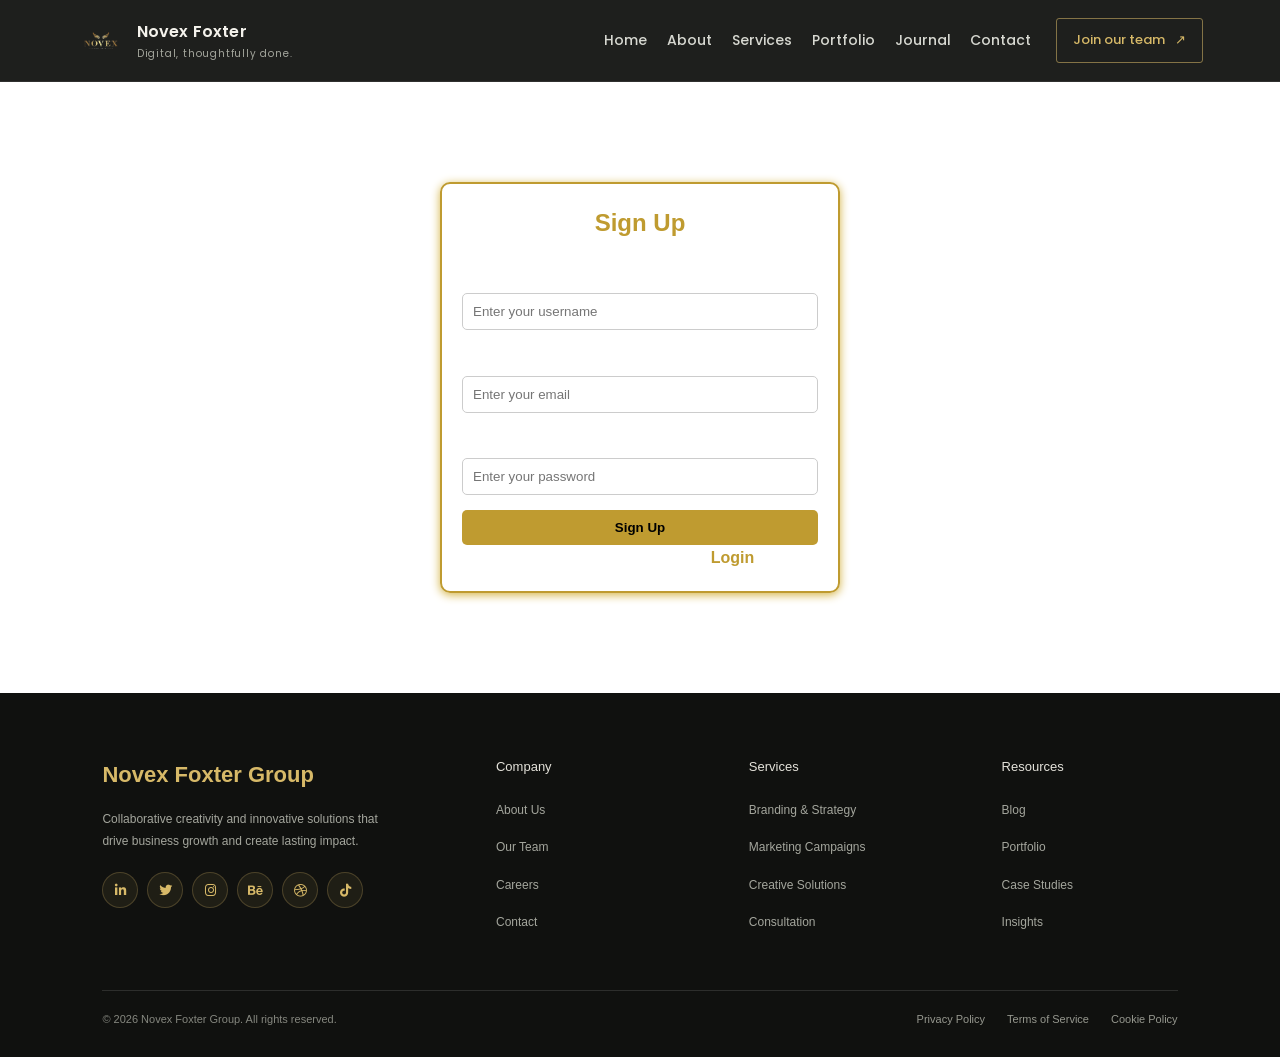
<file: Sign-up.html>
<!DOCTYPE html>
<html lang="en">
<head>
  <meta charset="UTF-8" />
  <meta name="viewport" content="width=device-width, initial-scale=1.0" />
  <title>Sign Up | Novex Foxter</title>
  <link rel="stylesheet" href="Sign-up.css" />
  <link rel="icon" type="image/png" href="Pictures/Novex Foxter Logo.png" />
  <link rel="stylesheet" href="https://unpkg.com/aos@2.3.1/dist/aos.css" />
  <link href="https://fonts.googleapis.com/css2?family=Poppins:wght@400;600&family=Roboto:wght@300;400&display=swap" rel="stylesheet">
  <link href="https://cdnjs.cloudflare.com/ajax/libs/font-awesome/6.4.0/css/all.min.css" rel="stylesheet">
  <link href="https://cdn.jsdelivr.net/npm/aos@2.3.4/dist/aos.css" rel="stylesheet" />
  <link rel="stylesheet" href="Site-chrome.css" />
</head>
<body>
<header class="header" data-aos="fade-down">
  <a class="logo" href="index.html" aria-label="Novex Foxter home">
    <img src="Pictures/Novex Foxter Logo.png" alt="" />
    <span class="logo-copy">
      <strong>Novex Foxter</strong>
      <span>Digital, thoughtfully done.</span>
    </span>
  </a>
  <button class="hamburger" type="button" aria-label="Open navigation" aria-expanded="false" aria-controls="primary-navigation">
    <span></span>
    <span></span>
    <span></span>
  </button>

  <nav class="nav" id="primary-navigation" aria-label="Main navigation">
    <ul>
      <li><a href="index.html">Home</a></li>
      <li><a href="about.html">About</a></li>
      <li><a href="Services.html">Services</a></li>
      <li><a href="Portfolio.html">Portfolio</a></li>
      <li><a href="Blog.html">Journal</a></li>
      <li><a href="contact.html">Contact</a></li>
      <li class="cta"><a class="cta-button" href="career.html">Join our team <span aria-hidden="true">↗</span></a></li>
    </ul>
  </nav>
</header>
    <div class="signup-container">
        <h2>Sign Up</h2>
        <form action="#" method="post">
            <div class="form-group">
                <label for="username">Username</label>
                <input type="text" id="username" name="username" placeholder="Enter your username" required>
            </div>
            <div class="form-group">
                <label for="email">Email</label>
                <input type="email" id="email" name="email" placeholder="Enter your email" required>
            </div>
            <div class="form-group">
                <label for="password">Password</label>
                <input type="password" id="password" name="password" placeholder="Enter your password" required>
            </div>
            <button type="submit" class="signup-btn">Sign Up</button>
        </form>
        <div class="text-center">
          <p class="signup-text">Already have an account?<a href="Login.html" class="sign-up">Login</a></p>

        </div>
    </div>
<div class="footer-top">

    <div class="gold-line"></div>

    <svg class="wave"
         viewBox="0 0 1440 120"
         preserveAspectRatio="none">

        <path fill="#000"
        d="M0,64L60,58C120,53,240,43,360,48C480,53,600,75,720,80C840,85,960,75,1080,58C1200,43,1320,21,1380,10L1440,0L1440,120L0,120Z">
        </path>

    </svg>

</div>
<footer class="footer">
    <div class="footer-container">

        <!-- Company Info -->
        <div class="footer-column footer-brand">
            <h2>Novex Foxter Group</h2>

            <p>
                Collaborative creativity and innovative
                solutions that drive business growth and
                create lasting impact.
            </p>

<div class="social-icons">
    <a href="#" aria-label="LinkedIn"><i class="fab fa-linkedin-in" aria-hidden="true"></i></a>
    <a href="#" aria-label="Twitter"><i class="fab fa-twitter" aria-hidden="true"></i></a>
    <a href="#" aria-label="Instagram"><i class="fab fa-instagram" aria-hidden="true"></i></a>
    <a href="#" aria-label="Behance"><i class="fab fa-behance" aria-hidden="true"></i></a>
    <a href="#" aria-label="Dribbble"><i class="fab fa-dribbble" aria-hidden="true"></i></a>
    <a href="#" aria-label="TikTok"><i class="fab fa-tiktok" aria-hidden="true"></i></a>
</div>
        </div>

        <!-- Company -->
        <div class="footer-column">
            <h3>Company</h3>

            <ul>
                <li><a href="about.html">About Us</a></li>
                <li><a href="about.html">Our Team</a></li>
                <li><a href="career.html">Careers</a></li>
                <li><a href="contact.html">Contact</a></li>
            </ul>
        </div>

        <!-- Services -->
        <div class="footer-column">
            <h3>Services</h3>

            <ul>
                <li><a href="Services.html">Branding & Strategy</a></li>
                <li><a href="Services.html">Marketing Campaigns</a></li>
                <li><a href="Services.html">Creative Solutions</a></li>
                <li><a href="Services.html">Consultation</a></li>
            </ul>
        </div>

        <!-- Resources -->
        <div class="footer-column">
            <h3>Resources</h3>

            <ul>
                <li><a href="Blog.html">Blog</a></li>
                <li><a href="Portfolio.html">Portfolio</a></li>
                <li><a href="Portfolio.html">Case Studies</a></li>
                <li><a href="Blog.html">Insights</a></li>
            </ul>
        </div>

    </div>

    <hr>

    <div class="footer-bottom">

        <p>© 2026 Novex Foxter Group. All rights reserved.</p>

        <div class="footer-links">
            <a href="Privacy policy.html">Privacy Policy</a>
            <a href="Terms of Service.html">Terms of Service</a>
            <a href="Cookie Policy.html">Cookie Policy</a>
        </div>

    </div>

</footer>
  <button id="backToTop" type="button" aria-label="Back to top" title="Back to top">
    <i class="fas fa-arrow-up" aria-hidden="true"></i>
  </button>
    <script src="Novex.js"></script>
    <script src="https://unpkg.com/aos@2.3.1/dist/aos.js"></script>
  <script>
    AOS.init({ duration: 1200 });
  </script>
</body>
</html>
</file>
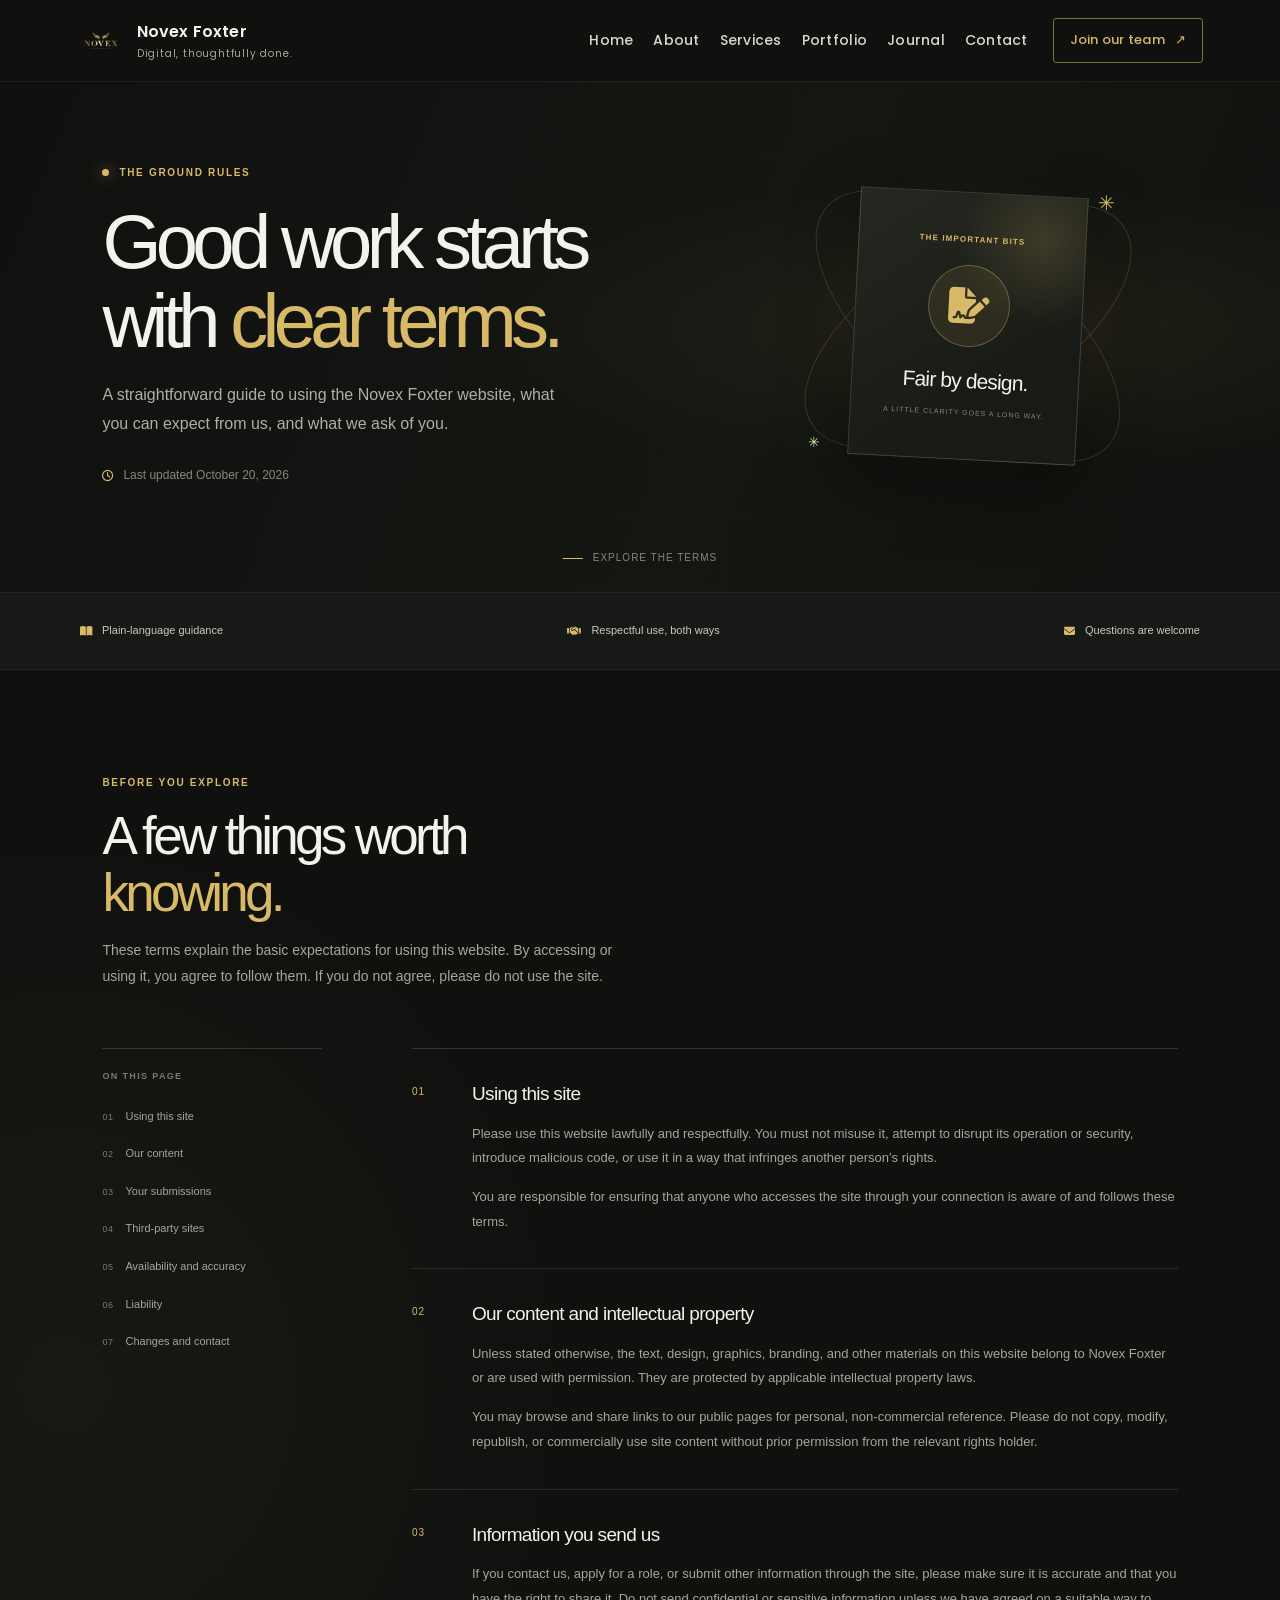
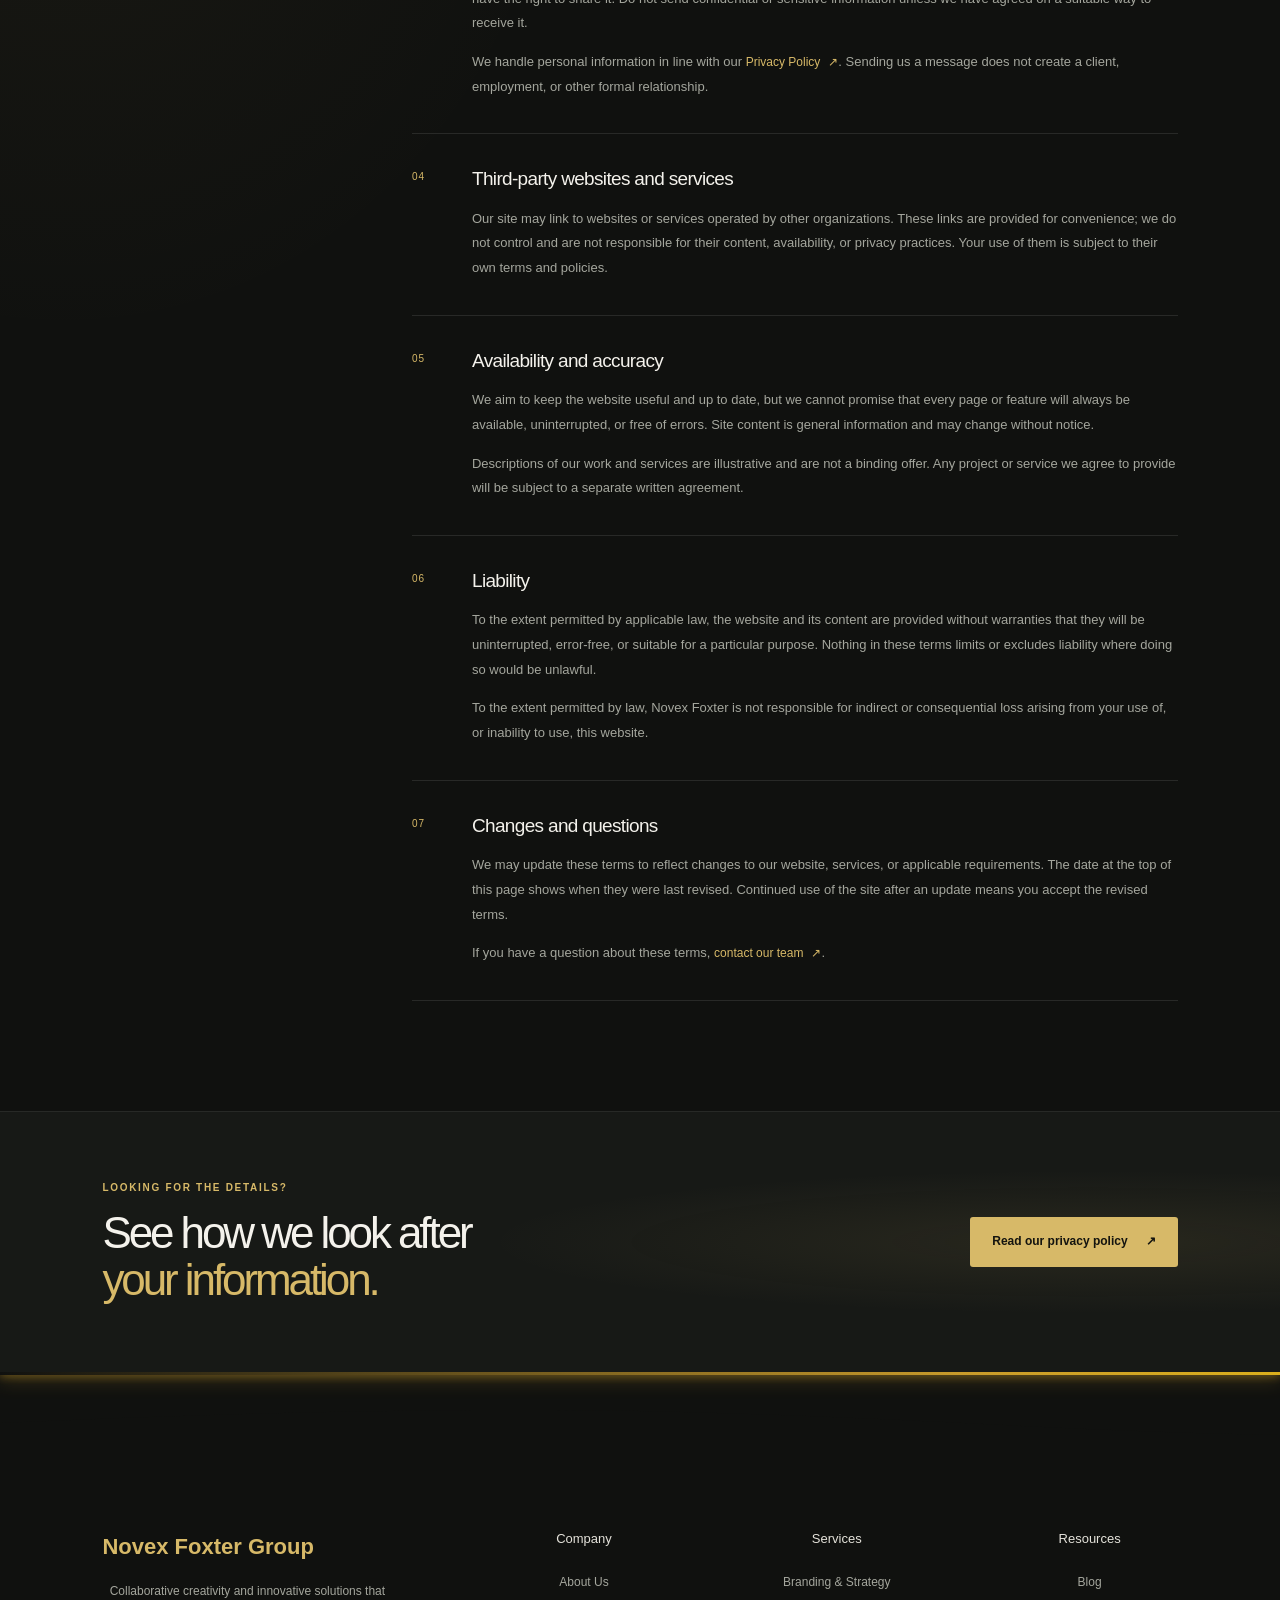
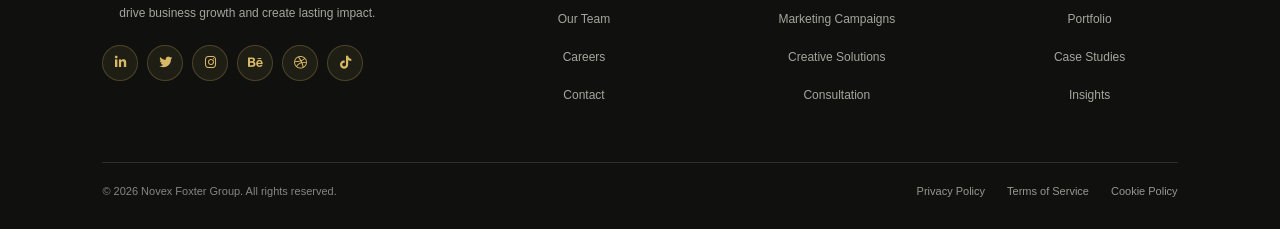
<file: Terms of Service.html>
<!DOCTYPE html>
<html lang="en">
<head>
  <meta charset="UTF-8" />
  <meta name="viewport" content="width=device-width, initial-scale=1.0" />
  <meta name="theme-color" content="#10110f" />
  <meta name="description" content="Read the terms that apply when you visit and use the Novex Foxter website." />
  <title>Terms of Service | Novex Foxter</title>
  <link rel="icon" type="image/png" href="Pictures/Novex Foxter Logo.png" />
  <link rel="preconnect" href="https://fonts.googleapis.com" />
  <link rel="preconnect" href="https://fonts.gstatic.com" crossorigin />
  <link href="https://fonts.googleapis.com/css2?family=Poppins:wght@400;500;600;700&family=Roboto:wght@400;500&display=swap" rel="stylesheet" />
  <link href="https://cdnjs.cloudflare.com/ajax/libs/font-awesome/6.4.0/css/all.min.css" rel="stylesheet" />
  <link rel="stylesheet" href="Novex.css" />
  <link rel="stylesheet" href="Home.css" />
  <link rel="stylesheet" href="Site-chrome.css" />
  <link rel="stylesheet" href="Terms of Service.css" />
</head>
<body class="home-page terms-page">
  <header class="header">
    <a class="logo" href="index.html" aria-label="Novex Foxter home">
      <img src="Pictures/Novex Foxter Logo.png" alt="" />
      <span class="logo-copy">
        <strong>Novex Foxter</strong>
        <span>Digital, thoughtfully done.</span>
      </span>
    </a>

    <button class="hamburger" type="button" aria-label="Open navigation" aria-expanded="false" aria-controls="primary-navigation">
      <span></span>
      <span></span>
      <span></span>
    </button>

    <nav class="nav" id="primary-navigation" aria-label="Main navigation">
      <ul>
        <li><a href="index.html">Home</a></li>
        <li><a href="about.html">About</a></li>
        <li><a href="Services.html">Services</a></li>
        <li><a href="Portfolio.html">Portfolio</a></li>
        <li><a href="Blog.html">Journal</a></li>
        <li><a href="contact.html">Contact</a></li>
        <li class="cta"><a class="cta-button" href="career.html">Join our team <span aria-hidden="true">↗</span></a></li>
      </ul>
    </nav>
  </header>

  <main>
    <section class="terms-hero" aria-labelledby="terms-title">
      <div class="terms-hero-grid" aria-hidden="true"></div>
      <div class="terms-hero-inner">
        <div class="terms-hero-copy">
          <p class="eyebrow"><span class="status-dot"></span> The ground rules</p>
          <h1 id="terms-title">Good work starts<br />with <span>clear terms.</span></h1>
          <p class="terms-hero-intro">A straightforward guide to using the Novex Foxter website, what you can expect from us, and what we ask of you.</p>
          <div class="terms-updated"><i class="fa-regular fa-clock" aria-hidden="true"></i> Last updated October 20, 2026</div>
        </div>

        <div class="terms-illustration" aria-hidden="true">
          <div class="terms-orbit terms-orbit-one"></div>
          <div class="terms-orbit terms-orbit-two"></div>
          <div class="terms-glow"></div>
          <div class="terms-art-card">
            <span class="terms-art-label">THE IMPORTANT BITS</span>
            <span class="terms-art-icon"><i class="fa-solid fa-file-signature"></i></span>
            <strong>Fair by design.</strong>
            <span class="terms-art-caption">A little clarity goes a long way.</span>
          </div>
          <span class="terms-art-spark terms-spark-one">✳</span>
          <span class="terms-art-spark terms-spark-two">✳</span>
        </div>
      </div>
      <a class="terms-scroll-cue" href="#terms-details"><span></span> Explore the terms</a>
    </section>

    <section class="terms-overview" aria-label="Terms overview">
      <div class="terms-overview-inner">
        <span><i class="fa-solid fa-book-open" aria-hidden="true"></i> Plain-language guidance</span>
        <span><i class="fa-solid fa-handshake" aria-hidden="true"></i> Respectful use, both ways</span>
        <span><i class="fa-solid fa-envelope" aria-hidden="true"></i> Questions are welcome</span>
      </div>
    </section>

    <section class="terms-content" id="terms-details" aria-labelledby="terms-details-title">
      <div class="terms-content-inner">
        <div class="terms-content-heading">
          <p class="eyebrow section-eyebrow">Before you explore</p>
          <h2 id="terms-details-title">A few things worth<br /><span>knowing.</span></h2>
          <p>These terms explain the basic expectations for using this website. By accessing or using it, you agree to follow them. If you do not agree, please do not use the site.</p>
        </div>

        <div class="terms-layout">
          <nav class="terms-toc" aria-label="On this page">
            <span class="terms-toc-title">On this page</span>
            <a href="#using-this-site"><span>01</span> Using this site</a>
            <a href="#our-content"><span>02</span> Our content</a>
            <a href="#your-submissions"><span>03</span> Your submissions</a>
            <a href="#third-party-sites"><span>04</span> Third-party sites</a>
            <a href="#availability"><span>05</span> Availability and accuracy</a>
            <a href="#liability"><span>06</span> Liability</a>
            <a href="#changes-contact"><span>07</span> Changes and contact</a>
          </nav>

          <div class="terms-article">
            <article class="terms-section" id="using-this-site">
              <span class="terms-section-number">01</span>
              <div>
                <h3>Using this site</h3>
                <p>Please use this website lawfully and respectfully. You must not misuse it, attempt to disrupt its operation or security, introduce malicious code, or use it in a way that infringes another person’s rights.</p>
                <p>You are responsible for ensuring that anyone who accesses the site through your connection is aware of and follows these terms.</p>
              </div>
            </article>

            <article class="terms-section" id="our-content">
              <span class="terms-section-number">02</span>
              <div>
                <h3>Our content and intellectual property</h3>
                <p>Unless stated otherwise, the text, design, graphics, branding, and other materials on this website belong to Novex Foxter or are used with permission. They are protected by applicable intellectual property laws.</p>
                <p>You may browse and share links to our public pages for personal, non-commercial reference. Please do not copy, modify, republish, or commercially use site content without prior permission from the relevant rights holder.</p>
              </div>
            </article>

            <article class="terms-section" id="your-submissions">
              <span class="terms-section-number">03</span>
              <div>
                <h3>Information you send us</h3>
                <p>If you contact us, apply for a role, or submit other information through the site, please make sure it is accurate and that you have the right to share it. Do not send confidential or sensitive information unless we have agreed on a suitable way to receive it.</p>
                <p>We handle personal information in line with our <a class="terms-inline-link" href="Privacy policy.html">Privacy Policy <span aria-hidden="true">↗</span></a>. Sending us a message does not create a client, employment, or other formal relationship.</p>
              </div>
            </article>

            <article class="terms-section" id="third-party-sites">
              <span class="terms-section-number">04</span>
              <div>
                <h3>Third-party websites and services</h3>
                <p>Our site may link to websites or services operated by other organizations. These links are provided for convenience; we do not control and are not responsible for their content, availability, or privacy practices. Your use of them is subject to their own terms and policies.</p>
              </div>
            </article>

            <article class="terms-section" id="availability">
              <span class="terms-section-number">05</span>
              <div>
                <h3>Availability and accuracy</h3>
                <p>We aim to keep the website useful and up to date, but we cannot promise that every page or feature will always be available, uninterrupted, or free of errors. Site content is general information and may change without notice.</p>
                <p>Descriptions of our work and services are illustrative and are not a binding offer. Any project or service we agree to provide will be subject to a separate written agreement.</p>
              </div>
            </article>

            <article class="terms-section" id="liability">
              <span class="terms-section-number">06</span>
              <div>
                <h3>Liability</h3>
                <p>To the extent permitted by applicable law, the website and its content are provided without warranties that they will be uninterrupted, error-free, or suitable for a particular purpose. Nothing in these terms limits or excludes liability where doing so would be unlawful.</p>
                <p>To the extent permitted by law, Novex Foxter is not responsible for indirect or consequential loss arising from your use of, or inability to use, this website.</p>
              </div>
            </article>

            <article class="terms-section" id="changes-contact">
              <span class="terms-section-number">07</span>
              <div>
                <h3>Changes and questions</h3>
                <p>We may update these terms to reflect changes to our website, services, or applicable requirements. The date at the top of this page shows when they were last revised. Continued use of the site after an update means you accept the revised terms.</p>
                <p>If you have a question about these terms, <a class="terms-inline-link" href="contact.html">contact our team <span aria-hidden="true">↗</span></a>.</p>
              </div>
            </article>
          </div>
        </div>
      </div>
    </section>

    <section class="terms-bottom-cta" aria-label="Related policies">
      <div class="terms-bottom-inner">
        <div>
          <p class="eyebrow section-eyebrow">Looking for the details?</p>
          <h2>See how we look after<br /><span>your information.</span></h2>
        </div>
        <a class="button button-primary" href="Privacy policy.html">Read our privacy policy <span aria-hidden="true">↗</span></a>
      </div>
    </section>
  </main>

  <div class="footer-top" aria-hidden="true">
    <div class="gold-line"></div>
    <svg class="wave" viewBox="0 0 1440 120" preserveAspectRatio="none">
      <path fill="#10110f" d="M0,64L60,58C120,53,240,43,360,48C480,53,600,75,720,80C840,85,960,75,1080,58C1200,43,1320,21,1380,10L1440,0L1440,120L0,120Z"></path>
    </svg>
  </div>

  <footer class="footer">
    <div class="footer-container">
      <div class="footer-column footer-brand">
        <h2>Novex Foxter Group</h2>
        <p>Collaborative creativity and innovative solutions that drive business growth and create lasting impact.</p>
        <div class="social-icons">
          <a href="#" aria-label="LinkedIn"><i class="fab fa-linkedin-in" aria-hidden="true"></i></a>
          <a href="#" aria-label="Twitter"><i class="fab fa-twitter" aria-hidden="true"></i></a>
          <a href="#" aria-label="Instagram"><i class="fab fa-instagram" aria-hidden="true"></i></a>
          <a href="#" aria-label="Behance"><i class="fab fa-behance" aria-hidden="true"></i></a>
          <a href="#" aria-label="Dribbble"><i class="fab fa-dribbble" aria-hidden="true"></i></a>
          <a href="#" aria-label="TikTok"><i class="fab fa-tiktok" aria-hidden="true"></i></a>
        </div>
      </div>
      <div class="footer-column">
        <h3>Company</h3>
        <ul>
          <li><a href="about.html">About Us</a></li>
          <li><a href="about.html#team">Our Team</a></li>
          <li><a href="career.html">Careers</a></li>
          <li><a href="contact.html">Contact</a></li>
        </ul>
      </div>
      <div class="footer-column">
        <h3>Services</h3>
        <ul>
          <li><a href="Services.html">Branding &amp; Strategy</a></li>
          <li><a href="Services.html">Marketing Campaigns</a></li>
          <li><a href="Services.html">Creative Solutions</a></li>
          <li><a href="Services.html">Consultation</a></li>
        </ul>
      </div>
      <div class="footer-column">
        <h3>Resources</h3>
        <ul>
          <li><a href="Blog.html">Blog</a></li>
          <li><a href="Portfolio.html">Portfolio</a></li>
          <li><a href="Portfolio.html">Case Studies</a></li>
          <li><a href="Blog.html">Insights</a></li>
        </ul>
      </div>
    </div>
    <hr />
    <div class="footer-bottom">
      <p>© 2026 Novex Foxter Group. All rights reserved.</p>
      <div class="footer-links">
        <a href="Privacy policy.html">Privacy Policy</a>
        <a href="Terms of Service.html" aria-current="page">Terms of Service</a>
        <a href="Cookie Policy.html">Cookie Policy</a>
      </div>
    </div>
  </footer>

  <button id="backToTop" type="button" aria-label="Back to top" title="Back to top">
    <i class="fas fa-arrow-up" aria-hidden="true"></i>
  </button>
  <script src="Novex.js"></script>
</body>
</html>
</file>
<file: Novex.css>
* {
    margin: 0;
    padding: 0;
    box-sizing: border-box;
}

body {
    font-family: 'Arial', sans-serif;
    line-height: 1.6;
}

/* Animations */
@keyframes fadeIn {
    from {
        opacity: 0;
    }
    to {
        opacity: 1;
    }
}

@keyframes slideInUp {
    from {
        transform: translateY(50px);
        opacity: 0;
    }
    to {
        transform: translateY(0);
        opacity: 1;
    }
}

@keyframes slideInLeft {
    from {
        transform: translateX(-50px);
        opacity: 0;
    }
    to {
        transform: translateX(0);
        opacity: 1;
    }
}

@keyframes slideInRight {
    from {
        transform: translateX(50px);
        opacity: 0;
    }
    to {
        transform: translateX(0);
        opacity: 1;
    }
}

/* GENERAL HEADER STYLES */
header {
  background-color: rgba(0, 0, 0, 0.8);
  color: var(--lightgray);
  padding: 1rem 2rem;
  display: flex;
  flex-wrap: wrap;
  justify-content:space-between;
  align-items: center;
  position: sticky;
  top: 0;
  z-index: 999;
  backdrop-filter: blur(10px); /* optional: adds blur behind */
}

.logo {
  color: #bf9b30;
  display: flex;
  font-size: 15px;
  font-weight: bold;
  text-align: center;
  align-items: center;
  gap: 10px;
}
.logo img{
  width: 175px;
  height: 120px;
  transition: all 0.6s ease;
}
.logo img:hover{
transform: scale(1.05);
}
.nav ul {
  display: flex;
  gap: 20px;
  list-style: none;
  margin: 0;
  padding: 0;
}

.nav a {
  color: #ffffff;
  margin-left: 1rem;
  text-decoration: none;
  display: inline-block;
  padding: 10px 0;
  text-align: center;
  position: relative; /* required for ::after */
  transition: all 0.4s ease;
}

/* Animated gold underline */
.nav a::after {
  content: "";
  position: absolute;
  left: 0;
  bottom: 5px;
  width: 0;
  height: 2px;
  background-color: #bf9b30;
  transition: width 0.3s ease-in-out;
}

.nav a:hover::after {
  width: 100%;
}

.nav a:hover {
  color: #bf9b30;
  transform: scale(1.05);
}

.cta-button{
  padding: 0.75rem 1.5rem;
  font-size: 1rem;
  border: none;
  border-radius: 5px;
  cursor: pointer;
  transition: background-color 0.3s, transform 0.2s ease;
  animation: slideInUp 2.5s ease;
  color: #000000;
  background-color: #bf9b30;
}
.cta-button:hover{
  color: #000000;
  background-color: #d4b344;
}
.header-right input {
  padding: 8px 30px;
  border: solid 2px #bf9b30;
  border-radius: 6px;
  color: var(--black);
  text-align: left;
  transition: all 0.5s ease;
}
.header-right input:hover{
  border: solid 2px #d4b344;
  border-radius: 6px;
  color: var(--black);
  transform: scale(1.05);
}

.hamburger {
  display: none;
  flex-direction: column;
  justify-content: center;
  align-items: center;
  cursor: pointer;
  gap: 6px;
  width: 30px;
  height: 25px;
  z-index: 1001;
}

.hamburger span {
  display: block;
  width: 100%;
  height: 3px;
  background-color: #ffffff; 
  border-radius: 2px;
  transition: all 0.3s ease;
}

/* Toggle hamburger animation */
.hamburger.toggle span:nth-child(1) {
  transform: rotate(45deg) translate(5px, 5px);
}
.hamburger.toggle span:nth-child(2) {
  opacity: 0;
}
.hamburger.toggle span:nth-child(3) {
  transform: rotate(-45deg) translate(6px, -6px);
}

/* Responsive nav */
@media (max-width: 768px) {
  .nav {
    position: absolute;
    top: 100px;
    left: 0;
    width: 100%;
    background: rgba(0, 0, 0, 0.8);
    overflow: hidden;
    max-height: 0;
    opacity: 0;
    transition: max-height 0.5s ease, opacity 0.5s ease;
    z-index: 100;
  }

  .nav.nav-active {
    display: flex;
    flex-direction: column;
    align-items: center;
    max-height: 800px;
    opacity: 1;
  }

  .nav ul {
    flex-direction: column;
    align-items: center;
    width: 100%;
    padding: 1rem 0;
  }

  .nav ul li {
    width: 100%;
    text-align: center;
    margin: 0.5rem 0;
  }

  .hamburger {
    color: #000000;
    display: flex;
  }

  .header {
    flex-wrap: wrap;
    justify-content: space-between;
  }

  .nav a {
    margin: 0.5rem 0;
    display: block;
    width: 100%;
  }
}
/* Hero Section */
.hero {
    display: flex;
    background-image: url('https://static.vecteezy.com/system/resources/previews/006/028/982/large_2x/3d-black-abstract-triangles-and-golden-lines-background-modern-geometric-pattern-dark-glass-free-free-photo.jpg');
    position: relative;
    flex-direction: column;
    justify-content: center;
    align-items: flex-start;
    width: 100%;
    height: 100vh;
    overflow: hidden;
    color: #fff;
    padding: 2rem;
}

.hero .background-video {
    position: absolute;
    top: 0;
    left: 0;
    width: 100%;
    height: 100%;
    object-fit: cover;
    z-index: -1;
}

.hero .content {
    position: relative;
    z-index: 1;
    text-align: left;
    max-width: 600px;
}

.hero h1 {
    font-size: 3.3rem;
    margin-bottom: 1rem;
    color: #ffffff;
    font-style: italic;
    animation: slideInRight 1.5s ease;
    white-space: nowrap;
    overflow: hidden;
    display: inline-block;
    border-right: 2px solid white;
}

.hero p {
    font-size: 1.5rem;
    margin-bottom: 2rem;
    color: #bf9b30;
    font-style: italic;
    white-space: nowrap;
    overflow: hidden;
    animation: slideInUp 2s ease;
}

.hero button {
    padding: 0.75rem 1.5rem;
    font-size: 1rem;
    border: none;
    border-radius: 5px;
    cursor: pointer;
    transition: background-color 0.3s, transform 0.2s ease;
    animation: slideInUp 2.5s ease;
}
  
.work-button {
    background-color: #343a40; 
    color: #ffffff; 
}
  
.contact-button {
    background-color: #bf9b30; 
    color: #000000; 
}
  
.hero button:hover {
    transform: scale(1.1);
}
  
.work-button:hover {
    background-color: #bf9b30;
    color: #000000;
}
  
.contact-button:hover {
    background-color: #2c2c2c; 
    color: #bf9b30; 
}

.button-container {
    display: flex;
    justify-content: start;
    gap: 1rem;
    margin-top: 1.5rem;
}

@media (max-width: 768px) {
  .hero {
    align-items: center;
    padding: 2rem 1rem;
    text-align: center;
    height: auto; 
    background-position: center;
  }

  .hero .content {
    max-width: 100%;
    align-items: center;
    justify-content: center;
  }

  .hero h1 {
    font-size: 2rem;
    text-align: center;
    white-space: normal; 
    border-right: none;
  }

  .hero p {
    font-size: 1.1rem;
    white-space: normal; 
    text-align: center;
  }

  .button-container {
    flex-direction: column;
    align-items: center;
    justify-content: center;
    width: 100%;
    gap: 1rem;
    margin-top: 1.5rem;
  }

  .hero button {
    width: 80%;
    font-size: 1rem;
  }
}

/* Greeting Section */
.container {
    text-align: center;
}

.container h1 {
    font-size: 3rem;
    color: #ffffff;
    animation: fadeIn 2s ease-in-out;
}

.date {
    font-size: 20px;
    color: #000000;
}
/*About us section*/
.about-preview {
  background: linear-gradient(180deg, #000000,#bf9b30);
  color: #ffffff;
  padding: 4rem 2rem;
}

/* Services grid */
.services-grid {
  display: grid;
  grid-template-columns: repeat(3, 1fr);
  gap: 1.5rem;
  padding: 2rem;
}
.service-card {
  background: rgba(255,255,255,0.03);
  padding: 1.5rem;
  border-radius: 8px;
  color: #fff;
  text-align: center;
  min-height: 180px;
}
.service-icon { font-size: 28px; color: #bf9b30; margin-bottom: 0.75rem; }

/* Portfolio grid (consolidated later) */

/* Team grid */
.team-grid { display: grid; grid-template-columns: repeat(3,1fr); gap: 1rem; padding: 2rem; }
.team-card { background: rgba(255,255,255,0.03); padding: 1rem; border-radius: 8px; color: #fff; text-align: center; }
.team-card img { width: 100%; height: 180px; object-fit: cover; border-radius: 6px; }

/* Normalize images across site to avoid oversized pictures */
.about-image img,
.portfolio-item img,
.team-card img,
.role-image img,
.blog-card img {
  width: 100%;
  max-width: 100%;
  height: 220px;
  object-fit: cover;
  display: block;
}

/* Slightly smaller on tablets and phones */
@media (max-width: 1024px) {
  .about-image img,
  .portfolio-item img,
  .team-card img,
  .role-image img,
  .blog-card img {
    height: 200px;
  }
}

@media (max-width: 768px) {
  .about-image img,
  .portfolio-item img,
  .team-card img,
  .role-image img,
  .blog-card img {
    height: 160px;
  }
}

@media (max-width: 420px) {
  .about-image img,
  .portfolio-item img,
  .team-card img,
  .role-image img,
  .blog-card img {
    height: 120px;
  }
}

/* Footer */
footer { background-color: #111; color: #bf9b30; padding: 1.25rem 2rem; text-align: center; }

/* Utility */
.hidden { display: none !important; }

/* Global responsive adjustments */
@media (max-width: 1024px) {
  .services-grid, .portfolio-grid, .team-grid { grid-template-columns: repeat(2, 1fr); }
  .logo img { width: 140px; height: 90px; }
}

@media (max-width: 768px) {
  .services-grid, .portfolio-grid, .team-grid { grid-template-columns: 1fr; }
  .logo img { width: 120px; height: 80px; }
  .header-right { order: 3; width: 100%; display: flex; justify-content: center; margin-top: 0.5rem; }
  .nav { position: absolute; top: 80px; }
  .hero { height: auto; padding: 3rem 1rem; }
  .portfolio-item img, .team-card img { height: 220px; }
}

/* Small screens tweak */
@media (max-width: 420px) {
  .logo img { width: 100px; height: 70px; }
  .header-right input { width: 100%; padding: 8px 12px; }
  .hero h1 { font-size: 1.6rem; }
  .hero p { font-size: 1rem; }
}

.about-container {
  display: flex;
  flex-wrap: wrap;
  align-items: center;
  justify-content: space-between;
  gap: 2rem;
  max-width: 1200px;
  margin: 0 auto;
}

.about-text {
  flex: 1;
  min-width: 280px;
}

.about-text h2 {
  font-size: 2rem;
  margin-bottom: 1rem;
  color: #ffffff;
}

.about-text p {
  font-size: 1.1rem;
  line-height: 1.6;
  margin-bottom: 1.5rem;
}

.about-text .gold {
  color: #bf9b30;
  font-weight: bold;
}

.about-btn {
  display: inline-block;
  padding: 10px 25px;
  background-color: #bf9b30;
  color: #000000;
  text-decoration: none;
  font-weight: bold;
  border-radius: 6px;
  transition: all 0.4s ease;
}

.about-btn:hover {
  background-color: #d4b344;
  transform: scale(1.05);
}

.about-image {
  flex: 1;
  min-width: 280px;
}

.about-image img {
  max-width: 100%;
  border: 4px solid #bf9b30;
  border-radius: 12px;
  transition: all 0.4s ease;
}

.about-image img:hover {
  box-shadow: 0 12px 20px rgba(255, 255, 255, 0.7);
  transform: scale(1.03);
}
@media (max-width: 768px) {
  .about-container {
    flex-direction: column;
    text-align: center;
  }
}

/*About Us spage*/
.About-Us{
  background-color: #121212;
}
.chairman-message {
  padding: 80px 20px;
}

.container {
  max-width: auto;
  margin: 0 auto;
}

.message-card {
  display: flex;
  flex-wrap: wrap;
  align-items: center;
  gap: 40px;
  background: #fff;
  border: 4px solid #bf9b30;
  transition: all 0.3s ease;
  border-radius: 16px;
  padding: 40px;
  box-shadow: 0 10px 20px rgba(235, 178, 33, 0.4);
}
.message-card:hover{
  transform: translateY(-5px);
  border: 4px solid #d4b344;
  box-shadow: 0 10px 20px rgba(255, 207, 64, 0.7);
}
.chairman-photo {
  width: 180px;
  height: 180px;
  border-radius: 50%;
  object-fit: cover;
  border: 4px solid gold;
}

.message-content {
  flex: 1;
  min-width: auto;
}

.message-content h2 {
  font-size: 2rem;
  color: #222;
  margin-bottom: 20px;
}

.message-content p {
  font-size: 1rem;
  color: #444;
  line-height: 1.6;
  margin-bottom: 16px;
}

.chairman-name {
  font-weight: bold;
  color: #111;
  margin-top: 20px;
}

.chairman-title {
  color: gray;
  font-size: 0.9rem;
}

.team-section {
  padding: 60px 20px;
  text-align: center;

}

.team-section h2 {
  font-size: 2.5rem;
  margin-bottom: 40px;
  color: #ffffff;
}

.team-grid {
  display: grid;
  grid-template-columns: repeat(auto-fit, minmax(250px, 1fr));
  gap: 30px;
  max-width: 1200px;
  margin: 0 auto;
}

.team-card {
  background: #fff;
  border: 4px solid transparent;
  border-radius: 12px;
  padding: 20px;
  transition: all 0.3s ease;
  box-shadow: 0 4px 8px rgba(0,0,0,0.05);
}

.team-card:hover {
  border-color: #bf9b30;
  transform: translateY(-5px);
  box-shadow: 0 6px 20px rgba(255, 207, 64, 0.7);
}

.team-card img {
  width: 100px;
  height: 100px;
  object-fit: cover;
  border-radius: 50%;
  margin-bottom: 15px;
}

.team-card h3 {
  margin: 10px 0 5px;
  font-size: 1.2rem;
  color: #111;
}

.team-card p {
  margin: 0;
  color: #666;
}
/*Mission & Vision section */
.mission-card{
  max-width: 900px;
  margin: 40px auto;
  background-color: white;
  color: #000000;
  border: 4px solid transparent;
  border-radius: 16px;
  padding: 40px 30px;
  transition: all 0.3s ease;
  box-shadow: 0 10px 30px rgba(0, 0, 0, 0.1);
  opacity: 0;
  transform: translateY(40px);
  animation: fadeUp 1s ease-out forwards;
}

.vision-card{
  max-width: 900px;
  margin: 40px auto;
  color: #000000;
  background-color: white;
  border: 4px solid transparent;
  border-radius: 16px;
  padding: 40px 30px;
  transition: all 0.3s ease;
  box-shadow: 0 10px 30px rgba(0, 0, 0, 0.1);
  opacity: 0;
  transform: translateY(40px);
  animation: fadeUp 1s ease-out forwards;
}
.mission-card:hover{
  border-color: #bf9b30;
  transform: translateY(-5px);
  box-shadow: 0 6px 20px rgba(255, 207, 64, 0.7);
}

.vision-card:hover{
     border-color: #bf9b30;
     transform: translateY(-5px);
     box-shadow: 0 6px 20px rgba(255, 207, 64, 0.7);
}
section:nth-child(2) {
  animation-delay: 0.5s;
}

.our-mission-vision h1 {
  font-size: 2rem;
  margin-bottom: 15px;
  color: #bf9b30;
  text-align: center;
  position: relative;
}

.mission-card h1::after {
  content: "";
  width: 60px;
  height: 4px;
  background: #ffa500;
  display: block;
  margin: 10px auto 0;
  border-radius: 2px;
}
.vision-card h1::after{
  content: "";
  width: 60px;
  height: 4px;
  background: #ffa500;
  display: block;
  margin: 10px auto 0;
  border-radius: 2px;
}
@keyframes fadeUp {
  to {
    opacity: 1;
    transform: translateY(0);
  }
}

@media (max-width: 600px) {
  section {
    padding: 30px 20px;
  }

  h1 {
    font-size: 1.5rem;
  }
}
/* Portfolio Section */
.portfolio-section {
  background-color: #000;
  background-image: url('https://images.unsplash.com/photo-1637855318550-28872c693b08?q=80&w=1931&auto=format&fit=crop&ixlib=rb-4.0.3&ixid=M3wxMjA3fDB8MHxwaG90by1wYWdlfHx8fGVufDB8fHx8fA%3D%3D');
  color: #fff;
  padding: 4rem 2rem;
  text-align: center;
  animation: fadeInUp 1.5s ease;
}

.portfolio-item {
  background-color: #ffffff;
  border: 2px solid #bf9b30;
  border-radius: 12px;
  overflow: hidden;
  box-shadow: 0 4px 10px rgba(0, 0, 0, 0.3);
  position: relative;
  transition: transform 0.3s ease, box-shadow 0.3s ease;
  animation: zoomIn 1.3s ease;
}

.portfolio-item:hover {
  transform: translateY(-8px) scale(1.05);
  box-shadow: 0 6px 15px #d4b344;
}

.portfolio-item img {
  width: 100%;
  height: auto;
  animation: fadeIn 1.2s ease;
}

.portfolio-content {
  padding: 1.5rem;
  text-align: left;
  animation: fadeInUp 1.5s ease;
}
.portfolio-grid {
  display: grid;
  grid-template-columns: repeat(auto-fit, minmax(300px, 1fr));
  gap: 1.5rem;
  align-items: stretch;
}

.portfolio-item {
  display: flex;
  flex-direction: column;
  background-color: #ffffff;
  border: 2px solid #bf9b30;
  border-radius: 12px;
  overflow: hidden;
  box-shadow: 0 4px 10px rgba(0, 0, 0, 0.3);
  transition: transform 0.3s ease, box-shadow 0.3s ease;
  animation: zoomIn 1.3s ease;
  height: 100%;
}

.portfolio-item:hover {
  transform: translateY(-8px) scale(1.02);
  box-shadow: 0 6px 15px #d4b344;
}

.portfolio-item img {
  width: 100%;
  height: 200px;
  object-fit: cover;
  flex-shrink: 0;
}

.portfolio-content {
  padding: 1.5rem;
  text-align: left;
  display: flex;
  flex-direction: column;
  justify-content: space-between;
  flex: 1 1 auto;
}

.portfolio-content h3 {
  font-size: 1.5rem;
  color: #000000;
  margin-bottom: 0.5rem;
}

.portfolio-content p {
  font-size: 1rem;
  color: #000000;
}

/* Project Tags */
.project-tags {
  margin-top: 0.5rem;
}

.project-tags span {
  display: inline-block;
  background-color: #bf9b30;
  color: #000000;
  padding: 0.3rem 0.6rem;
  border-radius: 8px;
  font-size: 0.85rem;
  margin-right: 0.5rem;
  margin-top: 0.5rem;
}

.project-tags span:last-child {
  margin-right: 0;
}

/* View Button */
.view-btn {
  display: inline-block;
  margin-top: 1rem;
  padding: 0.5rem 1rem;
  background-color: #bf9b30;
  color: #000000;
  text-transform: uppercase;
  font-weight: bold;
  border-radius: 8px;
  text-decoration: none;
  transition: background-color 0.3s, transform 0.3s;
  animation: fadeInUp 2s ease;
}

.view-btn:hover {
  background-color: #d4b344;
  color: #ffffff;
  transform: scale(1.1) translateY(-3px);
}

/* Initial state before scrolling */
.animate-on-scroll {
  opacity: 0;
  transform: translateY(20px);
  transition: opacity 1s ease, transform 1s ease;
}

/* Activated state */
.animate-on-scroll.in-view {
  opacity: 1;
  transform: translateY(0);
}


/* Animations */
@keyframes fadeIn {
  from {
    opacity: 0;
  }
  to {
    opacity: 1;
  }
}

@keyframes fadeInUp {
  from {
    opacity: 0;
    transform: translateY(20px);
  }
  to {
    opacity: 1;
    transform: translateY(0);
  }
}

  .team-grid {
    display: grid;
    grid-template-columns: repeat(auto-fit, minmax(220px, 1fr));
    gap: 30px;
    max-width: 1200px;
    margin: 0 auto;
    align-items: stretch;
  }

  .team-card {
    display: flex;
    flex-direction: column;
    align-items: center;
    background: #fff;
    border: 4px solid transparent;
    border-radius: 12px;
    padding: 20px;
    transition: all 0.3s ease;
    box-shadow: 0 4px 8px rgba(0,0,0,0.05);
    height: 100%;
  }

  .team-card:hover {
    border-color: #bf9b30;
    transform: translateY(-5px);
    box-shadow: 0 6px 20px rgba(255, 207, 64, 0.7);
  }

  .team-card img {
    width: 120px;
    height: 120px;
    object-fit: cover;
    border-radius: 50%;
    margin-bottom: 15px;
    flex-shrink: 0;
  }

  .team-card h3 {
    margin: 10px 0 5px;
    font-size: 1.2rem;
    color: #111;
  }

  .team-card p {
    margin: 0;
    color: #666;
  }
@keyframes slideInLeft {
  from {
    opacity: 0;
    transform: translateX(-50px);
  }
  to {
    opacity: 1;
    transform: translateX(0);
  }
}

@keyframes slideInRight {
  from {
    opacity: 0;
    transform: translateX(50px);
  }
  to {
    opacity: 1;
    transform: translateX(0);
  }
}

@keyframes zoomIn {
  from {
    transform: scale(0.8);
    opacity: 0;
  }
  to {
    transform: scale(1);
    opacity: 1;
  }
}
.signup-container {
  position: absolute;
  top: 50%;
  left: 50%;
  transform: translate(-50%, -50%);
  width: 350px;
  height: 450px;
  text-align: center;
  border: 2px solid #bf9b30;
  border-radius: 12px;
  padding: 10px 20px;
  background: transparent;
  backdrop-filter: blur(6px);
  box-shadow: 5px 5px 10px 0 #bf9b30;
  
}

.signup-container h2 {
  text-align: center;
  margin-bottom: 20px;
  color:  #bf9b30;
}

.form-group {
  margin-bottom: 15px;
  content: center;
}

.form-group label {
  display: block;
  margin-bottom: 5px;
  font-weight: bold;
  color: #ffffff;
}

.form-group input {
  width: 90%;
  padding: 10px;
  border: 1px solid #d4cbba;
  border-radius: 4px;
  font-size: 16px;
}

.form-group input:focus {
  border-color: #bf9b30;
  outline: none;
}

.signup-btn {
  display: block;
  width: 100%;
  padding: 10px;
  font-size: 16px;
  color: #000000;
  background-color: #bf9b30;
  border: none;
  border-radius: 4px;
  cursor: pointer;
  margin-top: 10px;
}

.signup-btn:hover {
  background-color: #d4b344;
  color: #ffffff;
}

.text-center {
  text-align: center;
  color: #ffffff;
  margin-top: 10px;
}

.text-center a {
  color:#bf9b30;
  text-decoration: none;
}

.text-center a:hover {
  text-decoration: underline;
  color: #1b8f0c;
}
/*Join Us section*/

* {
  margin: 0;
  padding: 0;
  box-sizing: border-box;
  font-family: 'Arial', sans-serif;
}

body {
  background-color: #000;
  color: #fff;
  line-height: 1.6;
}

.container {
  max-width: 1200px;
  margin: 0 auto;
  padding: 2rem;
}
/*join us sections*/
* {
  margin: 0;
  padding: 0;
  box-sizing: border-box;
}

.join-us-section {
  display: flex;
  flex-direction: column;
  gap: 80px;
  max-width: 1200px;
  margin: auto;
}

.role-item {
  display: grid;
  grid-template-columns: repeat(2, 1fr);
  gap: 30px;
  align-items: center;
  opacity: 0;
  transform: translateY(20px);
  transition: opacity 0.6s ease, transform 0.6s ease;
}

.role-item.visible {
  opacity: 1;
  transform: translateY(0);
}

.role-item:nth-child(even) {
  grid-template-columns: 1fr 1fr;
  direction: rtl;
}

.role-image img {
  width: 100%;
  max-width: 500px;
  border-radius: 15px;
}
.role-image img {
  width: 100%;
  max-width: 500px;
  height: 220px;
  object-fit: cover;
  border-radius: 15px;
}

.role-content {
  padding: 20px;
  background: rgba(255, 215, 0, 0.1);
  border-radius: 15px;
  transition: transform 0.3s ease;
}

.role-content:hover {
  transform: translateY(-5px);
}

.role-title {
  font-size: 24px;
  font-weight: 600;
  color: gold;
}

.role-description {
  margin: 10px 0 20px;
  font-size: 16px;
  color: #ccc;
}

.apply-btn {
  display: inline-block;
  padding: 10px 20px;
  background-color: transparent;
  color: gold;
  border: 2px solid gold;
  text-transform: uppercase;
  font-weight: bold;
  cursor: pointer;
  transition: box-shadow 0.3s ease, color 0.3s ease;
  border-radius: 25px;
}

.apply-btn:hover {
  box-shadow: 0 0 15px gold;
  color: white;
}
.section h2{
  text-align: center;
  justify-content: center;
  font-size: 2.5rem;
  color: #ffffff;
  animation: slideInLeft 1s ease;
}
.flip-card{
  position: relative;
  width: 100%;
  height: 100%;
  text-align: center;
}
.flip-card h1,h3{
  color: #ffffff;
}
.join-us-section h1{
  text-align: center;
  justify-content: center;
  font-size: 2.5rem;
  color: #ffffff;
  animation: slideInLeft 1s ease;
}
/*apply now section*/
.apply-container {
  background: rgba(255, 255, 255, 0.05);
  padding: 30px;
  border-radius: 12px;
  box-shadow: 0 8px 20px rgba(0, 0, 0, 0.6);
  width: 90%;
  max-width: 500px;
  animation: fadeIn 1.5s ease;
}

/* Center the heading text only */
.fade-in {
  text-align: center;
  margin-bottom: 20px;
  color: gold;
}

label {
  display: block;
  margin-top: 15px;
  margin-bottom: 5px;
  font-weight: bold;
}

input, select, textarea {
  width: 100%;
  padding: 10px;
  border: none;
  border-radius: 8px;
  background: #eee;
  color: #000;
  font-size: 16px;
}

button.submit-btn {
  margin-top: 20px;
  width: 100%;
  padding: 12px;
  background-color: gold;
  color: black;
  font-weight: bold;
  border: none;
  border-radius: 8px;
  cursor: pointer;
  transition: transform 0.2s ease;
}

button.submit-btn:hover {
  transform: scale(1.05);
  background-color: #ffd700;
}

.success-message {
  margin-top: 20px;
  text-align: center;
  color: limegreen;
  font-weight: bold;
}

.hidden {
  display: none;
}

/* Animations */
@keyframes fadeIn {
  from { opacity: 0; transform: scale(0.9); }
  to { opacity: 1; transform: scale(1); }
}

.fade-in {
  animation: fadeIn 1s ease forwards;
}

.slide-in {
  animation: slideIn 1s ease forwards;
}

@keyframes slideIn {
  from { transform: translateY(40px); opacity: 0; }
  to { transform: translateY(0); opacity: 1; }
}
/* ================= Blog Section ================= */
.about-hero {
  max-width: 900px; /* reduced width */
  margin: 0 auto 2rem;
  padding: 2.25rem 1.5rem;
  border-radius: 20px;
  background: linear-gradient(135deg, #000000 0%, #3d2c08 60%, #674e17 100%);
  border: 1px solid var(--border);
  text-align: left;
}

.about-hero h1 {
  font-size: clamp(1.9rem, 3.2vw, 2.8rem);
  margin: 0.3rem 0 0.8rem;
}

.about-hero p {
  max-width: 700px;
  margin: 0;
  color: #ffffff;
}

.promo-label {
  margin: 0 0 0.25rem;
  font-size: 0.85rem;
  text-transform: uppercase;
  letter-spacing: 0.08em;
  color: var(--Freshgreen);
  font-weight: 700;
}

.blog-list{
    display:grid;
    grid-template-columns:repeat(auto-fit,minmax(320px,1fr));
    gap:30px;
    padding:60px 8%;
}

.blog-card{

    display:flex;
    flex-direction:column;

    background:#111;
    border-radius:15px;

    overflow:hidden;

    transition:0.4s;

    height:100%;
}

.blog-card:hover{

    transform:translateY(-8px);

    box-shadow:0 12px 30px rgba(201,155,48,.25);

}

.blog-card img{

    width:100%;
    height:240px;

    object-fit:cover;

}

.blog-content{

    display:flex;
    flex-direction:column;

    flex:1;

    padding:25px;

}

.blog-content h2{

    color:#fff;

    margin-bottom:15px;

    font-size:1.4rem;

}

.blog-content p{

    color:#bfbfbf;

    line-height:1.8;

    flex-grow:1;

}

.read-more{

    margin-top:25px;

    display:inline-block;

    color:#c89b2b;

    text-decoration:none;

    font-weight:600;

    transition:.3s;

}

.read-more:hover{

    color:#ffd700;

    transform:translateX(6px);

}

/* Tablet */

@media(max-width:992px){

.blog-list{

    grid-template-columns:repeat(2,1fr);

}

}

/* Mobile */

@media(max-width:768px){

.blog-list{

    grid-template-columns:1fr;

    padding:40px 20px;

}

.blog-card img{

    height:220px;

}

}

/* ================= Back To Top ================= */

#backToTop{

    position:fixed;

    bottom:35px;
    right:35px;

    width:55px;
    height:55px;

    border:none;
    border-radius:50%;

    background:#c89b2b;
    color:#000;

    font-size:22px;

    cursor:pointer;

    display:flex;
    justify-content:center;
    align-items:center;

    opacity:0;
    visibility:hidden;

    transform:translateY(20px);

    transition:
    opacity .4s,
    transform .4s,
    visibility .4s,
    background .3s;

    z-index:9999;

    box-shadow:
    0 0 10px rgba(200,155,43,.4);

}

#backToTop.show{

    opacity:1;
    visibility:visible;

    transform:translateY(0);

}

#backToTop:hover{

    background:#ffd700;

    transform:translateY(-6px);

    box-shadow:
    0 0 15px rgba(255,215,0,.6),
    0 0 30px rgba(255,215,0,.4);

}

#backToTop:active{

    transform:scale(.92);

}

/* Mobile */

@media(max-width:768px){

#backToTop{

    width:48px;
    height:48px;

    font-size:18px;

    right:20px;
    bottom:20px;

}

}
/*footer*/
.read-more {
  margin-top: 0.5rem;
  color: #bf9b30;
  text-decoration: none;
  font-weight: 600;
}

@media (max-width: 768px) {
  .blog-card { flex-direction: column; }
  .blog-card img { width: 100%; height: 180px; }
}
.footer-top{
    position:relative;
    background:#111;
    overflow:hidden;
}

.gold-line{

    height:3px;

    background:linear-gradient(
        90deg,
        transparent,
        #c89b2b,
        #ffd700,
        #c89b2b,
        transparent
    );

    background-size:300%;
    animation:goldFlow 5s linear infinite;

    box-shadow:
        0 0 8px #c89b2b,
        0 0 20px #c89b2b;
}

.wave{

    display:block;

    width:200%;
    height:90px;

    animation:waveMove 10s linear infinite;
}

@keyframes waveMove{

    from{
        transform:translateX(0);
    }

    to{
        transform:translateX(-50%);
    }

}

@keyframes goldFlow{

    from{
        background-position:0%;
    }

    to{
        background-position:300%;
    }

}
/*footer*/
.footer{
    background:#000;
    color:#ccc;
    padding:70px 8%;
}

.footer-container{
    display:grid;
    grid-template-columns:2fr 1fr 1fr 1fr;
    gap:70px;
}

.footer h2{
    color:#c89b2b;
    text-align:left;
    margin-bottom:20px;
    font-size:32px;
}

.footer h3{
    color:#c89b2b;
    margin-bottom:20px;
    font-size:22px;
}

.footer-brand p{
    max-width:320px;
    line-height:1.8;
    color:#888;
    margin-bottom:30px;
}

.footer-column ul{
    list-style:none;
}

.footer-column ul li{
    margin-bottom:16px;
}

.footer-column ul li a{
    text-decoration:none;
    color:#777;
    transition:.3s;
}

.footer-column ul li a:hover{
    color:#c89b2b;
    padding-left:6px;
}

.social-icons{
    display:flex;
    gap:15px;
}

.social-icons a{
    width:45px;
    height:45px;
    border-radius:50%;
    display:flex;
    align-items:center;
    justify-content:center;
    text-decoration:none;
    background:#1a1405;
    color:#c89b2b;
    transition:.3s;
    font-weight:600;
}

.social-icons a:hover{
    background:#c89b2b;
    color:#000;
    transform:translateY(-4px);
}

.footer hr{
    margin:55px 0 30px;
    border:none;
    height:1px;
    background:#8b6a18;
}

.footer-bottom{
    display:flex;
    justify-content:space-between;
    align-items:center;
    flex-wrap:wrap;
    gap:20px;
}

.footer-bottom p{
    color:#777;
}

.footer-links{
    display:flex;
    gap:35px;
}

.footer-links a{
    text-decoration:none;
    color:#777;
    transition:.3s;
}

.footer-links a:hover{
    color:#c89b2b;
}

/* ================= Responsive ================= */

@media(max-width:992px){

.footer-container{
    grid-template-columns:1fr 1fr;
}

}

@media(max-width:650px){

.footer-container{
    grid-template-columns:1fr;
}

.footer-bottom{
    flex-direction:column;
    align-items:flex-start;
}

.footer-links{
    flex-direction:column;
    gap:15px;
}

}
</file>
<file: Apply-now.css>
.apply-page {
  --apply-bg: #10110f;
  --apply-surface: #171916;
  --apply-surface-raised: #1d201b;
  --apply-text: #f4f2ec;
  --apply-muted: #a4a69d;
  --apply-gold: #d7b968;
  --apply-line: rgba(255, 255, 255, 0.1);
  min-height: calc(100vh - 82px);
  padding: clamp(54px, 8vw, 108px) clamp(22px, 7vw, 106px);
  overflow: hidden;
  background:
    radial-gradient(ellipse at 12% 30%, rgba(215, 185, 104, 0.1), transparent 34%),
    radial-gradient(ellipse at 90% 92%, rgba(215, 185, 104, 0.06), transparent 29%),
    var(--apply-bg);
  color: var(--apply-text);
  font-family: "Poppins", "Roboto", sans-serif;
}

.apply-shell {
  position: relative;
  display: grid;
  grid-template-columns: minmax(0, 0.82fr) minmax(0, 1.18fr);
  align-items: center;
  gap: clamp(42px, 7vw, 100px);
  width: min(1160px, 100%);
  margin: 0 auto;
  padding: 0;
}

.apply-intro {
  position: relative;
  padding: 16px 0;
}

.apply-eyebrow,
.form-step {
  display: flex;
  align-items: center;
  gap: 10px;
  margin: 0 0 23px;
  color: var(--apply-gold);
  font-size: 10px;
  font-weight: 600;
  letter-spacing: 0.17em;
  line-height: 1.5;
  text-transform: uppercase;
}

.apply-eyebrow span {
  width: 7px;
  height: 7px;
  border-radius: 50%;
  background: var(--apply-gold);
  box-shadow: 0 0 14px rgba(215, 185, 104, 0.65);
}

.apply-intro h1 {
  position: relative;
  z-index: 1;
  margin: 0 0 23px;
  color: var(--apply-text);
  font-size: clamp(43px, 5vw, 66px);
  font-weight: 500;
  letter-spacing: -0.075em;
  line-height: 1.04;
}

.apply-intro h1 span {
  color: var(--apply-gold);
}

.apply-lead {
  max-width: 450px;
  margin: 0;
  color: #aaaca3;
  font-size: 14px;
  line-height: 1.95;
}

.apply-perks {
  display: grid;
  gap: 19px;
  margin-top: 40px;
}

.apply-perk {
  display: flex;
  align-items: center;
  gap: 13px;
}

.perk-icon {
  display: grid;
  width: 40px;
  height: 40px;
  flex: 0 0 40px;
  place-items: center;
  border: 1px solid rgba(215, 185, 104, 0.35);
  border-radius: 50%;
  color: var(--apply-gold);
  font-size: 14px;
}

.apply-perk strong,
.apply-perk small {
  display: block;
}

.apply-perk strong {
  color: #e7e5dc;
  font-size: 12px;
  font-weight: 500;
}

.apply-perk small {
  margin-top: 3px;
  color: #8f9188;
  font-size: 10px;
}

.apply-footnote {
  display: flex;
  align-items: center;
  gap: 9px;
  margin: 48px 0 0;
  color: #898b83;
  font-size: 10px;
}

.apply-footnote i {
  color: var(--apply-gold);
}

.apply-decoration {
  position: absolute;
  right: 0;
  bottom: -58px;
  color: rgba(215, 185, 104, 0.08);
  font-size: 190px;
  line-height: 1;
  pointer-events: none;
}

.apply-form-card {
  position: relative;
  z-index: 1;
  padding: clamp(25px, 4vw, 42px);
  border: 1px solid rgba(255, 255, 255, 0.1);
  border-radius: 8px;
  background: linear-gradient(145deg, rgba(30, 32, 27, 0.97), rgba(21, 23, 20, 0.97));
  box-shadow: 0 28px 90px rgba(0, 0, 0, 0.35), 0 1px 0 rgba(255, 255, 255, 0.035) inset;
}

.form-heading {
  display: flex;
  align-items: center;
  justify-content: space-between;
  gap: 20px;
  margin-bottom: 29px;
}

.form-step {
  margin: 0 0 8px;
  color: #a7a08a;
  font-size: 9px;
}

.form-step span {
  color: #66695f;
}

.form-heading h2 {
  margin: 0;
  color: var(--apply-text);
  font-size: clamp(20px, 2.3vw, 27px);
  font-weight: 500;
  letter-spacing: -0.045em;
}

.form-heading-icon {
  display: grid;
  width: 44px;
  height: 44px;
  flex: 0 0 44px;
  place-items: center;
  border: 1px solid rgba(215, 185, 104, 0.3);
  border-radius: 50%;
  color: var(--apply-gold);
  font-size: 15px;
}

.apply-fields {
  display: grid;
  grid-template-columns: repeat(2, minmax(0, 1fr));
  gap: 21px 17px;
}

.apply-field {
  min-width: 0;
}

.apply-field-full {
  grid-column: 1 / -1;
}

.apply-field label {
  display: block;
  margin: 0 0 8px;
  color: #e1e0d8;
  font-size: 11px;
  font-weight: 500;
}

.apply-field label span {
  color: var(--apply-gold);
}

.apply-field input,
.apply-field select,
.apply-field textarea {
  display: block;
  width: 100%;
  min-width: 0;
  min-height: 46px;
  margin: 0;
  padding: 11px 13px;
  border: 1px solid rgba(255, 255, 255, 0.12);
  border-radius: 4px;
  outline: none;
  background: #121410;
  color: var(--apply-text);
  font-family: inherit;
  font-size: 12px;
  line-height: 1.5;
  transition: border-color 180ms ease, box-shadow 180ms ease, background 180ms ease;
}

.apply-field input::placeholder,
.apply-field textarea::placeholder {
  color: #6e7168;
}

.apply-field select {
  color-scheme: dark;
}

.apply-field input[type="file"] {
  padding: 7px;
  color: #a4a69d;
  font-size: 10px;
}

.apply-field input[type="file"]::file-selector-button {
  min-height: 30px;
  margin-right: 9px;
  padding: 0 10px;
  border: 1px solid rgba(215, 185, 104, 0.38);
  border-radius: 3px;
  background: rgba(215, 185, 104, 0.1);
  color: var(--apply-gold);
  font-family: inherit;
  font-size: 10px;
  cursor: pointer;
}

.apply-field textarea {
  min-height: 118px;
  resize: vertical;
}

.apply-field input:focus,
.apply-field select:focus,
.apply-field textarea:focus {
  border-color: rgba(215, 185, 104, 0.75);
  background: #151711;
  box-shadow: 0 0 0 3px rgba(215, 185, 104, 0.1);
}

.field-hint {
  display: block;
  margin-top: 6px;
  color: #85877f;
  font-size: 9px;
}

.submit-btn {
  display: flex;
  width: 100%;
  min-height: 49px;
  align-items: center;
  justify-content: space-between;
  gap: 12px;
  margin-top: 24px;
  padding: 0 17px;
  border: 1px solid var(--apply-gold);
  border-radius: 4px;
  background: var(--apply-gold);
  color: #171811;
  font-family: inherit;
  font-size: 12px;
  font-weight: 600;
  cursor: pointer;
  transition: background 180ms ease, color 180ms ease, transform 180ms ease;
}

.submit-btn:hover {
  transform: translateY(-2px);
  background: #e7d08c;
}

.submit-btn:focus-visible {
  outline: 2px solid var(--apply-text);
  outline-offset: 3px;
}

.form-privacy {
  display: flex;
  align-items: center;
  justify-content: center;
  gap: 7px;
  margin: 13px 0 0;
  color: #85877f;
  font-size: 9px;
  text-align: center;
}

.form-privacy i {
  color: var(--apply-gold);
  font-size: 9px;
}

.apply-page .success-message {
  display: flex;
  align-items: flex-start;
  gap: 13px;
  margin: 0;
  padding: 19px;
  border: 1px solid rgba(215, 185, 104, 0.35);
  border-radius: 4px;
  background: rgba(215, 185, 104, 0.08);
  color: #d8d9d0;
  font-size: 12px;
  line-height: 1.7;
  text-align: left;
}

.apply-page .success-message i {
  margin-top: 2px;
  color: var(--apply-gold);
  font-size: 18px;
}

.apply-page .success-message strong {
  color: var(--apply-text);
  font-size: 14px;
  font-weight: 500;
}

.apply-page .hidden {
  display: none !important;
}

@media (max-width: 900px) {
  .apply-page {
    padding-top: 64px;
    padding-bottom: 72px;
  }

  .apply-shell {
    grid-template-columns: minmax(0, 0.8fr) minmax(0, 1.2fr);
    gap: 34px;
  }

  .apply-form-card {
    padding: 27px 23px;
  }
}

@media (max-width: 700px) {
  .apply-page {
    min-height: 0;
    padding: 58px 20px 68px;
  }

  .apply-shell {
    grid-template-columns: minmax(0, 1fr);
    gap: 34px;
    max-width: 560px;
  }

  .apply-intro {
    padding: 0;
  }

  .apply-intro h1 {
    max-width: 500px;
    font-size: clamp(42px, 10vw, 58px);
  }

  .apply-lead {
    max-width: 520px;
    font-size: 13px;
  }

  .apply-perks {
    grid-template-columns: repeat(2, minmax(0, 1fr));
    gap: 14px;
    margin-top: 25px;
  }

  .apply-perk {
    align-items: flex-start;
    gap: 9px;
  }

  .perk-icon {
    width: 34px;
    height: 34px;
    flex-basis: 34px;
    font-size: 12px;
  }

  .apply-perk strong {
    font-size: 10px;
  }

  .apply-perk small {
    font-size: 9px;
    line-height: 1.5;
  }

  .apply-footnote {
    margin-top: 23px;
  }

  .apply-decoration {
    right: -22px;
    bottom: -28px;
    font-size: 120px;
  }
}

@media (max-width: 480px) {
  .apply-page {
    padding: 43px 16px 52px;
  }

  .apply-eyebrow {
    margin-bottom: 17px;
    font-size: 9px;
  }

  .apply-intro h1 {
    margin-bottom: 17px;
    font-size: clamp(39px, 11vw, 50px);
  }

  .apply-perks {
    grid-template-columns: minmax(0, 1fr);
    gap: 12px;
  }

  .apply-form-card {
    padding: 23px 17px;
  }

  .form-heading {
    margin-bottom: 23px;
  }

  .form-heading-icon {
    width: 38px;
    height: 38px;
    flex-basis: 38px;
  }

  .apply-fields {
    grid-template-columns: minmax(0, 1fr);
    gap: 17px;
  }

  .apply-field-full {
    grid-column: auto;
  }
}

@media (prefers-reduced-motion: reduce) {
  .apply-page *,
  .apply-page *::before,
  .apply-page *::after {
    scroll-behavior: auto !important;
    animation-duration: 0.01ms !important;
    animation-iteration-count: 1 !important;
    transition-duration: 0.01ms !important;
  }
}
</file>
<file: Site-chrome.css>
.header {
  position: sticky;
  top: 0;
  z-index: 999;
  display: flex;
  min-height: 82px;
  flex-wrap: nowrap;
  align-items: center;
  justify-content: space-between;
  gap: 26px;
  padding: 0 clamp(22px, 6vw, 96px);
  border-bottom: 1px solid rgba(255, 255, 255, 0.08);
  background: rgba(16, 17, 15, 0.94);
  color: #f4f2ec;
  backdrop-filter: blur(14px);
}

.header,
.header * {
  font-family: "Poppins", "Roboto", Arial, sans-serif;
}

.site-reveal {
  opacity: 0;
  transform: translateY(22px);
  transition: opacity 600ms ease, transform 600ms cubic-bezier(0.2, 0.7, 0.2, 1);
}

.site-reveal.site-revealed {
  opacity: 1;
  transform: translateY(0);
}

.site-reveal-item {
  transition-delay: var(--reveal-delay, 0ms);
}

.header .logo {
  display: flex;
  flex: 0 0 auto;
  align-items: center;
  gap: 12px;
  color: #f4f2ec;
  font-size: 15px;
  text-align: left;
  text-decoration: none;
}

.header .logo img {
  width: 48px;
  height: 48px;
  object-fit: contain;
  transition: transform 180ms ease;
}

.header .logo:hover img {
  transform: scale(1.05);
}

.header .logo-copy,
.header .logo-copy span {
  display: block;
}

.header .logo-copy strong {
  font-size: 16px;
  font-weight: 600;
  letter-spacing: 0.01em;
}

.header .logo-copy span {
  margin-top: 2px;
  color: #a4a69d;
  font-size: 10px;
  font-weight: 400;
  letter-spacing: 0.08em;
}

.header .nav {
  margin-left: auto;
}

.header .nav ul {
  display: flex;
  align-items: center;
  gap: clamp(9px, 1.55vw, 23px);
  margin: 0;
  padding: 0;
  list-style: none;
}

.header .nav ul li {
  width: auto;
  margin: 0;
}

.header .nav a {
  position: relative;
  display: inline-block;
  width: auto;
  margin: 0;
  padding: 10px 0;
  color: #d7d8d1;
  font-size: 14px;
  font-weight: 500;
  text-align: center;
  text-decoration: none;
  white-space: nowrap;
  transition: color 180ms ease;
}

.header .nav a::after {
  position: absolute;
  right: 0;
  bottom: 5px;
  left: 0;
  width: auto;
  height: 1px;
  background: #d7b968;
  content: "";
  transform: scaleX(0);
  transform-origin: left;
  transition: transform 180ms ease;
}

.header .nav a:hover,
.header .nav a[aria-current="page"] {
  color: #d7b968;
  transform: none;
}

.header .nav a:hover::after,
.header .nav a[aria-current="page"]::after {
  width: auto;
  transform: scaleX(1);
}

.header .nav .cta {
  margin-left: 5px;
}

.header .nav .cta-button {
  display: inline-flex;
  align-items: center;
  gap: 10px;
  padding: 11px 16px;
  border: 1px solid rgba(215, 185, 104, 0.55);
  border-radius: 3px;
  background: transparent;
  color: #d7b968;
  font-family: inherit;
  font-size: 13px;
  font-weight: 500;
  text-decoration: none;
  transition: background 180ms ease, color 180ms ease, transform 180ms ease;
}

.header .nav .cta-button::after {
  display: none;
}

.header .nav .cta-button:hover {
  transform: translateY(-2px);
  background: #d7b968;
  color: #10110f;
}

.header .hamburger {
  display: none;
  width: 40px;
  height: 40px;
  flex: 0 0 40px;
  flex-direction: column;
  align-items: center;
  justify-content: center;
  gap: 5px;
  padding: 10px;
  border: 1px solid rgba(255, 255, 255, 0.16);
  border-radius: 3px;
  background: transparent;
  cursor: pointer;
}

.header .hamburger span {
  display: block;
  width: 100%;
  height: 2px;
  border-radius: 2px;
  background: #f4f2ec;
  transition: transform 180ms ease, opacity 180ms ease;
}

.header .hamburger.toggle span:nth-child(1) {
  transform: translateY(7px) rotate(45deg);
}

.header .hamburger.toggle span:nth-child(2) {
  opacity: 0;
}

.header .hamburger.toggle span:nth-child(3) {
  transform: translateY(-7px) rotate(-45deg);
}

.footer-top {
  overflow: hidden;
  background: #10110f;
}

.footer-top .wave path {
  fill: #10110f;
}

.footer {
  padding: 64px clamp(22px, 8vw, 128px) 28px;
  background: #10110f;
  color: #f4f2ec;
}

.footer-container {
  display: grid;
  grid-template-columns: 1.8fr 1fr 1fr 1fr;
  gap: clamp(28px, 6vw, 80px);
  width: min(1180px, 100%);
  margin: 0 auto;
}

.footer .footer-column {
  min-width: 0;
}

.footer h2 {
  margin-bottom: 16px;
  color: #d7b968;
  font-size: 22px;
  font-weight: 600;
  text-align: left;
}

.footer h3 {
  margin-bottom: 18px;
  color: #e4e2da;
  font-size: 13px;
  font-weight: 500;
}

.footer-brand p {
  max-width: 290px;
  margin: 0 0 20px;
  color: #a4a69d;
  font-size: 12px;
  line-height: 1.85;
}

.footer-column ul {
  margin: 0;
  padding: 0;
  list-style: none;
}

.footer-column ul li {
  margin: 0 0 12px;
}

.footer-column ul li a {
  color: #a4a69d;
  font-size: 12px;
  text-decoration: none;
  transition: color 180ms ease;
}

.footer-column ul li a:hover {
  padding-left: 0;
  color: #d7b968;
}

.footer .social-icons {
  display: flex;
  flex-wrap: wrap;
  gap: 9px;
}

.footer .social-icons a {
  display: inline-flex;
  width: 36px;
  height: 36px;
  align-items: center;
  justify-content: center;
  border: 1px solid rgba(215, 185, 104, 0.24);
  border-radius: 50%;
  background: rgba(215, 185, 104, 0.08);
  color: #d7b968;
  font-size: 13px;
  text-decoration: none;
  transition: transform 180ms ease, background 180ms ease, color 180ms ease;
}

.footer .social-icons a:hover {
  transform: translateY(-3px);
  background: #d7b968;
  color: #10110f;
}

.footer hr {
  width: min(1180px, 100%);
  height: 1px;
  margin: 44px auto 20px;
  border: 0;
  background: rgba(255, 255, 255, 0.12);
}

.footer-bottom {
  display: flex;
  width: min(1180px, 100%);
  align-items: center;
  justify-content: space-between;
  gap: 20px;
  margin: 0 auto;
}

.footer-bottom p {
  margin: 0;
  color: #85877f;
  font-size: 11px;
}

.footer-links {
  display: flex;
  flex-wrap: wrap;
  gap: 22px;
}

.footer-links a {
  color: #96988f;
  font-size: 11px;
  text-decoration: none;
  transition: color 180ms ease;
}

.footer-links a:hover {
  color: #d7b968;
}

body #backToTop,
body.home-page #backToTop {
  position: fixed;
  right: 22px;
  bottom: 22px;
  z-index: 1000;
  display: flex;
  width: 46px;
  height: 46px;
  align-items: center;
  justify-content: center;
  padding: 0;
  border: 1px solid rgba(215, 185, 104, 0.65);
  border-radius: 50%;
  background: #1b1d18;
  color: #d7b968;
  font-size: 18px;
  line-height: 1;
  cursor: pointer;
  opacity: 0;
  visibility: hidden;
  transform: translateY(12px);
  transition: opacity 180ms ease, visibility 180ms ease, transform 180ms ease, background 180ms ease, color 180ms ease;
}

body #backToTop.show,
body.home-page #backToTop.show {
  opacity: 1;
  visibility: visible;
  transform: translateY(0);
}

body #backToTop:hover,
body.home-page #backToTop:hover {
  background: #d7b968;
  color: #10110f;
}

body #backToTop:focus-visible {
  outline: 2px solid #d7b968;
  outline-offset: 4px;
}

.header a:focus-visible,
.header button:focus-visible,
.footer a:focus-visible {
  outline: 2px solid #d7b968;
  outline-offset: 4px;
}

@media (max-width: 1024px) {
  .header {
    padding-right: 28px;
    padding-left: 28px;
    gap: 18px;
  }

  .header .nav ul {
    gap: 10px;
  }

  .header .nav a {
    font-size: 13px;
  }

  .footer-container {
    grid-template-columns: 1.5fr 1fr 1fr 1fr;
    gap: 28px;
  }
}

@media (max-width: 800px) {
  .header {
    min-height: 74px;
    flex-wrap: wrap;
    gap: 12px;
    padding: 8px 22px;
  }

  .header .logo img {
    width: 43px;
    height: 43px;
  }

  .header .hamburger {
    display: flex;
  }

  .header .nav {
    position: absolute;
    top: 100%;
    right: 0;
    left: 0;
    display: block;
    width: 100%;
    max-height: 0;
    margin: 0;
    overflow: hidden;
    border-bottom: 1px solid transparent;
    background: rgba(16, 17, 15, 0.98);
    opacity: 0;
    transition: max-height 260ms ease, opacity 200ms ease, border-color 200ms ease;
  }

  .header .nav.nav-active {
    display: block;
    max-height: 520px;
    border-color: rgba(255, 255, 255, 0.1);
    opacity: 1;
  }

  .header .nav ul {
    display: flex;
    align-items: stretch;
    flex-direction: column;
    gap: 0;
    padding: 8px 22px 20px;
  }

  .header .nav ul li {
    width: 100%;
    text-align: left;
  }

  .header .nav a {
    display: block;
    width: 100%;
    padding: 12px 0;
    text-align: left;
  }

  .header .nav .cta {
    margin: 8px 0 0;
  }

  .header .nav .cta-button {
    display: inline-flex;
    width: auto;
    padding: 10px 16px;
  }

  .portfolio-grid {
    grid-template-columns: minmax(0, 1fr);
  }

  .footer-container {
    grid-template-columns: 1fr 1fr;
    gap: 35px 24px;
  }

  .footer-brand {
    grid-column: 1 / -1;
  }
}

@media (max-width: 600px) {
  body #backToTop,
  body.home-page #backToTop {
    right: 16px;
    bottom: 16px;
    width: 42px;
    height: 42px;
  }

  .header {
    padding-right: 18px;
    padding-left: 18px;
  }

  .footer {
    padding: 48px 22px 22px;
  }

  .footer-container {
    gap: 30px 18px;
  }

  .footer h3 {
    margin-bottom: 13px;
  }

  .footer-column ul li {
    margin-bottom: 10px;
  }

  .footer-bottom {
    align-items: flex-start;
    flex-direction: column;
    gap: 12px;
  }

  .footer-links {
    gap: 12px 18px;
  }
}

@media (max-width: 360px) {
  .header {
    gap: 8px;
    padding-right: 14px;
    padding-left: 14px;
  }

  .header .logo {
    gap: 8px;
  }

  .header .logo img {
    width: 36px;
    height: 36px;
  }

  .header .logo-copy strong {
    font-size: 13px;
  }

  .header .logo-copy span {
    font-size: 8px;
    letter-spacing: 0.04em;
  }
}

@media (prefers-reduced-motion: reduce) {
  .site-reveal,
  .site-reveal.site-revealed {
    opacity: 1;
    transform: none;
    transition: none;
  }

  .header *,
  .footer * {
    scroll-behavior: auto !important;
    transition-duration: 0.01ms !important;
  }
}
</file>
<file: Home.css>
.home-page {
  --home-bg: #10110f;
  --home-panel: #171916;
  --home-panel-light: #1e211c;
  --home-text: #f4f2ec;
  --home-muted: #a4a69d;
  --home-gold: #d7b968;
  --home-line: rgba(255, 255, 255, 0.1);
  background: var(--home-bg);
  color: var(--home-text);
  font-family: "Poppins", "Roboto", sans-serif;
  overflow-x: clip;
}

.home-page a {
  color: inherit;
}

.home-page .header {
  min-height: 82px;
  padding: 0 clamp(22px, 6vw, 96px);
  background: rgba(16, 17, 15, 0.94);
  border-bottom: 1px solid rgba(255, 255, 255, 0.07);
  gap: 26px;
}

.home-page .logo {
  flex-shrink: 0;
  gap: 12px;
  color: var(--home-text);
  text-align: left;
  text-decoration: none;
}

.home-page .logo img {
  width: 48px;
  height: 48px;
  object-fit: contain;
}

.home-page .logo-copy,
.home-page .logo-copy span {
  display: block;
}

.home-page .logo-copy strong {
  font-size: 16px;
  letter-spacing: 0.01em;
}

.home-page .logo-copy span {
  margin-top: 2px;
  color: var(--home-muted);
  font-size: 10px;
  font-weight: 400;
  letter-spacing: 0.08em;
}

.home-page .nav {
  margin-left: auto;
}

.home-page .nav ul {
  align-items: center;
  gap: clamp(9px, 1.55vw, 23px);
}

.home-page .nav a {
  margin-left: 0;
  padding: 10px 0;
  color: #d7d8d1;
  font-size: 12px;
  font-weight: 500;
  letter-spacing: 0.02em;
  white-space: nowrap;
}

.home-page .nav a[aria-current="page"],
.home-page .nav a:hover {
  color: var(--home-gold);
}

.home-page .nav .cta {
  margin-left: 6px;
}

.home-page .nav .cta-button {
  display: inline-flex;
  align-items: center;
  gap: 10px;
  padding: 11px 16px;
  border: 1px solid rgba(215, 185, 104, 0.55);
  border-radius: 3px;
  background: transparent;
  color: var(--home-gold);
  font-family: inherit;
  font-size: 13px;
  font-weight: 500;
  text-decoration: none;
  transition: background 180ms ease, color 180ms ease, transform 180ms ease;
}

.home-page .nav .cta-button:hover {
  transform: translateY(-2px);
  background: var(--home-gold);
  color: var(--home-bg);
}

.home-page .hamburger {
  border: 0;
  background: transparent;
}

.home-page .hero {
  min-height: min(760px, calc(100svh - 82px));
  height: auto;
  padding: 80px clamp(22px, 8vw, 128px) 96px;
  isolation: isolate;
  background:
    radial-gradient(ellipse at 75% 48%, rgba(108, 93, 54, 0.16), transparent 37%),
    linear-gradient(112deg, #10110f 0%, #141612 58%, #11120f 100%);
}

.home-page .hero-grid {
  position: absolute;
  z-index: -1;
  inset: 0;
  pointer-events: none;
  opacity: 0.18;
  background-image: linear-gradient(rgba(255, 255, 255, 0.045) 1px, transparent 1px), linear-gradient(90deg, rgba(255, 255, 255, 0.045) 1px, transparent 1px);
  background-size: 72px 72px;
  mask-image: linear-gradient(90deg, transparent 12%, #000 65%, transparent);
}

.home-page .hero-shell {
  display: grid;
  grid-template-columns: minmax(0, 0.95fr) minmax(390px, 1.05fr);
  align-items: center;
  gap: clamp(34px, 5vw, 84px);
  width: min(1240px, 100%);
  min-height: 510px;
  margin: 0 auto;
}

.home-page .hero-copy {
  position: relative;
  z-index: 2;
  max-width: 590px;
  text-align: left;
}

.home-page .eyebrow {
  display: flex;
  align-items: center;
  gap: 10px;
  margin-bottom: 23px;
  color: var(--home-gold);
  font-size: 10px;
  font-weight: 600;
  letter-spacing: 0.17em;
  line-height: 1.5;
  text-transform: uppercase;
}

.status-dot,
.image-caption span {
  width: 7px;
  height: 7px;
  flex: 0 0 7px;
  border-radius: 50%;
  background: var(--home-gold);
  box-shadow: 0 0 14px rgba(215, 185, 104, 0.7);
}

.home-page .hero h1 {
  max-width: 660px;
  margin: 0 0 22px;
  color: var(--home-text);
  font-size: clamp(46px, 6vw, 78px);
  font-style: normal;
  font-weight: 500;
  letter-spacing: -0.075em;
  line-height: 1.04;
  white-space: normal;
  animation: home-rise 700ms ease both;
  border: 0;
}

.home-page .hero h1 span,
.section-heading h2 span,
.about-text h2 .gold,
.contact-banner h2 span {
  color: var(--home-gold);
}

.home-page .hero-intro {
  max-width: 475px;
  margin-bottom: 30px;
  color: #aeb0a7;
  font-size: 16px;
  font-style: normal;
  line-height: 1.9;
  white-space: normal;
  animation: home-rise 800ms 100ms ease both;
}

.home-page .hero-actions {
  display: flex;
  flex-wrap: wrap;
  align-items: center;
  gap: 14px;
}

.home-page .button {
  display: inline-flex;
  min-height: 50px;
  align-items: center;
  justify-content: center;
  gap: 18px;
  padding: 0 21px;
  border: 1px solid transparent;
  border-radius: 3px;
  font-size: 12px;
  font-weight: 600;
  text-decoration: none;
  transition: transform 180ms ease, background 180ms ease, border-color 180ms ease, color 180ms ease;
}

.home-page .button:hover {
  transform: translateY(-3px);
}

.home-page .button-primary {
  background: var(--home-gold);
  color: #14140f;
}

.home-page .button-primary:hover {
  background: #e7d08c;
}

.home-page .button-quiet {
  border-color: rgba(255, 255, 255, 0.18);
  color: var(--home-text);
}

.home-page .button-quiet:hover {
  border-color: var(--home-gold);
  color: var(--home-gold);
}

.home-page .hero-note {
  display: flex;
  align-items: center;
  gap: 12px;
  margin-top: 53px;
}

.home-page .note-line {
  width: 34px;
  height: 1px;
  background: var(--home-gold);
}

.home-page .hero-note p {
  margin: 0;
  color: #898c83;
  font-size: 10px;
  font-style: normal;
  letter-spacing: 0.04em;
  white-space: normal;
}

.home-page .hero-art {
  position: relative;
  display: grid;
  min-height: 470px;
  place-items: center;
  isolation: isolate;
}

.home-page .art-glow {
  position: absolute;
  z-index: -1;
  width: min(83%, 400px);
  aspect-ratio: 1;
  border-radius: 50%;
  background: radial-gradient(circle, rgba(207, 176, 92, 0.19), rgba(168, 140, 76, 0.05) 45%, transparent 72%);
  filter: blur(9px);
  animation: home-pulse 6s ease-in-out infinite alternate;
}

.home-page .art-orbit {
  position: absolute;
  z-index: -1;
  width: min(87%, 440px);
  aspect-ratio: 1;
  border: 1px solid rgba(215, 185, 104, 0.14);
  border-radius: 50%;
  transform: rotate(-24deg) scaleY(0.68);
}

.home-page .orbit-two {
  width: min(100%, 510px);
  border-color: rgba(215, 185, 104, 0.08);
  transform: rotate(34deg) scaleY(0.69);
}

.home-page .art-label {
  position: absolute;
  top: 8%;
  right: 0;
  display: flex;
  align-items: center;
  gap: 8px;
  color: #c5c5bb;
  font-size: 9px;
  letter-spacing: 0.08em;
  text-transform: uppercase;
}

.home-page .art-label span {
  width: 6px;
  height: 6px;
  border-radius: 50%;
  background: var(--home-gold);
}

.home-page .art-window {
  position: relative;
  width: min(82%, 420px);
  overflow: hidden;
  border: 1px solid rgba(255, 255, 255, 0.17);
  border-radius: 8px;
  background: #1c1e1a;
  box-shadow: 0 35px 100px rgba(0, 0, 0, 0.55), 0 0 70px rgba(205, 172, 85, 0.08);
  transform: perspective(1200px) rotateY(-7deg) rotateX(2deg);
  animation: home-float 7s ease-in-out infinite;
}

.home-page .window-top {
  display: flex;
  height: 39px;
  align-items: center;
  justify-content: space-between;
  padding: 0 13px;
  border-bottom: 1px solid rgba(255, 255, 255, 0.08);
  color: #84877e;
  font-family: "Roboto", sans-serif;
  font-size: 9px;
}

.home-page .window-top > i {
  color: #a7a99f;
  font-size: 9px;
}

.home-page .window-dots {
  display: flex;
  gap: 4px;
}

.home-page .window-dots i {
  width: 5px;
  height: 5px;
  border-radius: 50%;
  background: #77786f;
}

.home-page .window-dots i:first-child {
  background: #d7b968;
}

.home-page .window-content {
  position: relative;
  min-height: 290px;
  overflow: hidden;
  padding: 39px 32px;
  background: radial-gradient(ellipse at 80% 90%, rgba(215, 185, 104, 0.2), transparent 42%), linear-gradient(135deg, #22241f, #171915 65%);
}

.home-page .window-kicker {
  position: relative;
  z-index: 1;
  color: #c4b98e;
  font-size: 7px;
  letter-spacing: 0.2em;
}

.home-page .window-heading {
  position: relative;
  z-index: 1;
  margin-top: 15px;
  color: #f0eee7;
  font-size: clamp(28px, 3.2vw, 42px);
  font-weight: 500;
  letter-spacing: -0.07em;
  line-height: 0.99;
}

.home-page .window-heading span {
  color: var(--home-gold);
}

.home-page .window-description,
.home-page .window-button {
  position: relative;
  z-index: 1;
  width: 110px;
  height: 4px;
  margin-top: 19px;
  border-radius: 4px;
  background: rgba(236, 234, 224, 0.42);
}

.home-page .window-description::after {
  display: block;
  width: 73px;
  height: 4px;
  margin-top: 8px;
  border-radius: inherit;
  background: rgba(236, 234, 224, 0.24);
  content: "";
}

.home-page .window-button {
  width: 77px;
  height: 20px;
  margin-top: 34px;
  border-radius: 2px;
  background: var(--home-gold);
}

.home-page .window-shape {
  position: absolute;
  right: 9%;
  bottom: -23%;
  width: 49%;
  aspect-ratio: 1;
  border: 1px solid rgba(238, 216, 157, 0.45);
  border-radius: 50%;
  background: linear-gradient(145deg, rgba(215, 185, 104, 0.42), rgba(79, 70, 48, 0.14) 55%, transparent 70%);
  box-shadow: inset 13px 12px 25px rgba(255, 235, 184, 0.12), 0 0 45px rgba(215, 185, 104, 0.1);
}

.home-page .shape-small {
  right: 30%;
  bottom: 5%;
  width: 16%;
  border-color: rgba(244, 235, 207, 0.34);
  background: linear-gradient(145deg, rgba(231, 212, 160, 0.64), rgba(89, 77, 48, 0.3));
}

.home-page .window-sparkle {
  position: absolute;
  top: 17%;
  right: 18%;
  color: #e0ca8b;
  font-size: 21px;
  animation: home-spin 14s linear infinite;
}

.home-page .float-card {
  position: absolute;
  z-index: 2;
  display: flex;
  align-items: center;
  gap: 10px;
  padding: 11px 14px;
  border: 1px solid rgba(255, 255, 255, 0.13);
  border-radius: 5px;
  background: rgba(27, 29, 25, 0.88);
  box-shadow: 0 12px 32px rgba(0, 0, 0, 0.27);
  backdrop-filter: blur(12px);
}

.home-page .float-card-top {
  top: 24%;
  left: -4%;
  animation: home-float 6s 0.3s ease-in-out infinite;
}

.home-page .float-card-bottom {
  right: -4%;
  bottom: 19%;
  animation: home-float 6.5s 0.7s ease-in-out infinite;
}

.home-page .float-card strong,
.home-page .float-card small {
  display: block;
}

.home-page .float-card strong {
  color: #e9e8e0;
  font-size: 9px;
  font-weight: 500;
}

.home-page .float-card small {
  margin-top: 2px;
  color: #979990;
  font-size: 8px;
}

.home-page .float-icon,
.home-page .float-check {
  display: grid;
  width: 30px;
  height: 30px;
  flex: 0 0 30px;
  place-items: center;
  border-radius: 50%;
  background: rgba(215, 185, 104, 0.12);
  color: var(--home-gold);
  font-size: 11px;
}

.home-page .float-check {
  background: var(--home-gold);
  color: #171811;
  font-size: 10px;
}

.home-page .art-sparkle {
  position: absolute;
  color: rgba(221, 197, 133, 0.75);
}

.home-page .sparkle-one {
  top: 23%;
  right: 15%;
  font-size: 17px;
}

.home-page .sparkle-two {
  bottom: 23%;
  left: 6%;
  font-size: 11px;
}

.home-page .scroll-cue,
.home-page .hero-index {
  position: absolute;
  bottom: 30px;
  color: #8f9188;
  font-size: 9px;
  letter-spacing: 0.08em;
  text-decoration: none;
  text-transform: uppercase;
}

.home-page .scroll-cue {
  left: clamp(22px, 8vw, 128px);
  display: flex;
  align-items: center;
  gap: 10px;
}

.home-page .scroll-cue span {
  width: 24px;
  height: 1px;
  background: var(--home-gold);
}

.home-page .hero-index {
  right: clamp(22px, 8vw, 128px);
  display: flex;
  align-items: center;
  gap: 9px;
}

.home-page .hero-index span {
  width: 30px;
  height: 1px;
  background: rgba(255, 255, 255, 0.28);
}

.home-page .intro-strip {
  border-top: 1px solid var(--home-line);
  border-bottom: 1px solid var(--home-line);
  background: #141612;
}

.home-page .intro-strip-inner {
  display: flex;
  min-height: 80px;
  align-items: center;
  justify-content: space-around;
  gap: 18px;
  width: min(1050px, calc(100% - 44px));
  margin: 0 auto;
  color: #c7c8c0;
  font-size: 11px;
  font-weight: 500;
  letter-spacing: 0.1em;
  text-transform: uppercase;
}

.home-page .intro-strip-inner i {
  color: var(--home-gold);
  font-size: 10px;
  font-style: normal;
}

.home-page .services-preview {
  padding: 118px clamp(22px, 8vw, 128px) 126px;
  background: var(--home-bg);
}

.home-page .section-shell {
  width: min(1180px, 100%);
  margin: 0 auto;
}

.home-page .section-heading {
  display: flex;
  align-items: flex-end;
  justify-content: space-between;
  gap: 40px;
  margin-bottom: 49px;
}

.home-page .section-eyebrow {
  margin-bottom: 18px;
}

.home-page .section-heading h2,
.home-page .about-text h2 {
  margin: 0;
  color: var(--home-text);
  font-size: clamp(35px, 4.4vw, 57px);
  font-weight: 500;
  letter-spacing: -0.065em;
  line-height: 1.1;
}

.home-page .section-intro {
  max-width: 340px;
  margin: 0 0 6px;
  color: var(--home-muted);
  font-size: 14px;
  line-height: 1.9;
}

.home-page .service-cards {
  display: grid;
  grid-template-columns: repeat(3, minmax(0, 1fr));
  border-top: 1px solid var(--home-line);
  border-bottom: 1px solid var(--home-line);
}

.home-page .service-card {
  position: relative;
  display: flex;
  min-height: 285px;
  flex-direction: column;
  padding: 27px 30px 25px;
  border: 0;
  border-right: 1px solid var(--home-line);
  border-radius: 0;
  background: transparent;
  color: var(--home-text);
  text-align: left;
  text-decoration: none;
  transition: background 220ms ease, transform 220ms ease;
}

.home-page .service-card:first-child {
  border-left: 1px solid var(--home-line);
}

.home-page .service-card:hover {
  transform: translateY(-4px);
  background: linear-gradient(180deg, rgba(215, 185, 104, 0.08), transparent);
}

.home-page .service-number {
  color: #85877f;
  font-size: 9px;
  letter-spacing: 0.16em;
}

.home-page .service-icon {
  display: grid;
  width: 40px;
  height: 40px;
  margin: 25px 0 18px;
  place-items: center;
  border: 1px solid rgba(215, 185, 104, 0.35);
  border-radius: 50%;
  color: var(--home-gold);
  font-size: 14px;
}

.home-page .service-card h3 {
  margin: 0 0 10px;
  color: #f1f0e9;
  font-size: 16px;
  font-weight: 500;
}

.home-page .service-card p {
  max-width: 280px;
  margin: 0;
  color: #999b92;
  font-size: 12px;
  line-height: 1.8;
}

.home-page .service-link {
  display: flex;
  justify-content: space-between;
  gap: 10px;
  margin-top: auto;
  padding-top: 24px;
  color: var(--home-gold);
  font-size: 10px;
  font-weight: 500;
}

.home-page .about-preview {
  position: relative;
  padding: 109px clamp(22px, 8vw, 128px) 119px;
  background: #171916;
}

.home-page .about-container {
  display: grid;
  grid-template-columns: minmax(0, 0.9fr) minmax(0, 1.1fr);
  align-items: center;
  gap: clamp(40px, 8vw, 110px);
  width: min(1180px, 100%);
}

.home-page .about-text {
  flex: initial;
  min-width: 0;
}

.home-page .about-text h2 {
  margin-bottom: 22px;
  color: var(--home-text);
  font-size: clamp(35px, 4.3vw, 55px);
}

.home-page .about-text p:not(.eyebrow) {
  max-width: 460px;
  margin: 0 0 27px;
  color: #aaaca3;
  font-size: 14px;
  line-height: 1.95;
}

.home-page .about-btn {
  display: inline-flex;
  align-items: center;
  gap: 22px;
  padding: 0 0 8px;
  border-bottom: 1px solid rgba(215, 185, 104, 0.65);
  border-radius: 0;
  background: transparent;
  color: var(--home-gold);
  font-size: 11px;
  font-weight: 500;
  text-decoration: none;
  transition: gap 180ms ease, color 180ms ease;
}

.home-page .about-btn:hover {
  transform: none;
  gap: 29px;
  background: transparent;
  color: #f0d88f;
}

.home-page .about-image {
  position: relative;
  min-width: 0;
  padding: 0 0 20px 20px;
}

.home-page .about-image::before {
  position: absolute;
  top: -17px;
  right: 18px;
  bottom: 37px;
  left: 2px;
  border: 1px solid rgba(215, 185, 104, 0.42);
  content: "";
}

.home-page .about-image img {
  position: relative;
  display: block;
  width: 100%;
  height: clamp(260px, 32vw, 400px);
  border: 0;
  border-radius: 0;
  object-fit: cover;
  filter: saturate(0.78);
  transition: filter 220ms ease, transform 220ms ease;
}

.home-page .about-image img:hover {
  transform: none;
  filter: saturate(1);
  box-shadow: none;
}

.home-page .image-caption {
  position: absolute;
  right: 0;
  bottom: 0;
  display: flex;
  align-items: center;
  gap: 9px;
  padding: 12px 16px;
  background: #22241e;
  color: #e5e3db;
  font-size: 9px;
  letter-spacing: 0.05em;
}

.home-page .contact-banner {
  padding: 90px clamp(22px, 8vw, 128px);
  background: var(--home-gold);
  color: #161710;
}

.home-page .contact-banner-inner {
  position: relative;
  display: flex;
  align-items: center;
  justify-content: space-between;
  gap: 35px;
  width: min(1180px, 100%);
  margin: 0 auto;
}

.home-page .contact-banner .eyebrow {
  margin-bottom: 14px;
  color: #554a2c;
}

.home-page .contact-banner h2 {
  margin: 0;
  color: #161710;
  font-size: clamp(32px, 4.2vw, 54px);
  font-weight: 500;
  letter-spacing: -0.065em;
  line-height: 1.12;
}

.home-page .contact-banner h2 span {
  color: #554a2c;
}

.home-page .button-light {
  flex-shrink: 0;
  background: #171811;
  color: #f4f2ec;
}

.home-page .button-light:hover {
  background: #303126;
}

.home-page .banner-star {
  position: absolute;
  top: -52px;
  right: 13%;
  color: rgba(22, 23, 16, 0.11);
  font-size: 120px;
  line-height: 1;
  pointer-events: none;
}

.home-page #backToTop {
  right: 22px;
  bottom: 22px;
  width: 42px;
  height: 42px;
  border: 1px solid rgba(215, 185, 104, 0.55);
  border-radius: 50%;
  background: #1b1d18;
  color: var(--home-gold);
}

.home-page #backToTop:hover {
  background: var(--home-gold);
  color: #171811;
}

@keyframes home-rise {
  from { opacity: 0; transform: translateY(16px); }
  to { opacity: 1; transform: translateY(0); }
}

@keyframes home-float {
  0%, 100% { translate: 0 0; }
  50% { translate: 0 -9px; }
}

@keyframes home-pulse {
  from { opacity: 0.7; transform: scale(0.94); }
  to { opacity: 1; transform: scale(1.05); }
}

@keyframes home-spin {
  to { transform: rotate(360deg); }
}

@media (max-width: 1024px) {
  .home-page .header {
    padding-right: 28px;
    padding-left: 28px;
  }

  .home-page .hero {
    padding-right: 48px;
    padding-left: 48px;
  }

  .home-page .hero-shell {
    grid-template-columns: minmax(0, 0.9fr) minmax(350px, 1.1fr);
    gap: 24px;
  }

  .home-page .float-card-top {
    left: -1%;
  }

  .home-page .float-card-bottom {
    right: -1%;
  }

  .home-page .services-preview,
  .home-page .about-preview,
  .home-page .contact-banner {
    padding-right: 48px;
    padding-left: 48px;
  }
}

@media (max-width: 800px) {
  .home-page .header {
    min-height: 74px;
    padding: 8px 22px;
    gap: 12px;
  }

  .home-page .logo img {
    width: 43px;
    height: 43px;
  }

  .home-page .hamburger {
    display: flex;
    width: 40px;
    height: 40px;
    gap: 5px;
    padding: 10px;
    border: 1px solid rgba(255, 255, 255, 0.16);
    border-radius: 3px;
  }

  .home-page .hamburger span {
    height: 2px;
  }

  .home-page .nav {
    position: absolute;
    top: 100%;
    right: 0;
    left: 0;
    display: block;
    width: 100%;
    max-height: 0;
    margin: 0;
    overflow: hidden;
    border-bottom: 1px solid transparent;
    background: rgba(16, 17, 15, 0.98);
    opacity: 0;
    transition: max-height 260ms ease, opacity 200ms ease, border-color 200ms ease;
  }

  .home-page .nav.nav-active {
    display: block;
    max-height: 520px;
    border-color: var(--home-line);
    opacity: 1;
  }

  .home-page .nav ul {
    display: flex;
    align-items: stretch;
    gap: 0;
    padding: 8px 22px 20px;
  }

  .home-page .nav ul li {
    width: 100%;
    margin: 0;
    text-align: left;
  }

  .home-page .nav a {
    display: block;
    width: 100%;
    padding: 12px 0;
    text-align: left;
  }

  .home-page .nav .cta {
    margin: 8px 0 0;
  }

  .home-page .nav .cta-button {
    display: inline-flex;
    width: auto;
    padding: 10px 16px;
  }

  .home-page .hero {
    min-height: 0;
    padding: 80px 36px 86px;
  }

  .home-page .hero-shell {
    grid-template-columns: 1fr;
    gap: 2px;
    min-height: 0;
  }

  .home-page .hero-copy {
    max-width: 640px;
    margin: 0 auto;
  }

  .home-page .hero h1 {
    max-width: 570px;
    font-size: clamp(52px, 10vw, 76px);
  }

  .home-page .hero-intro {
    max-width: 500px;
  }

  .home-page .hero-art {
    width: min(580px, 100%);
    min-height: 400px;
    margin: 0 auto;
  }

  .home-page .art-window {
    width: min(80%, 410px);
  }

  .home-page .window-content {
    min-height: 260px;
  }

  .home-page .scroll-cue {
    left: 36px;
  }

  .home-page .hero-index {
    right: 36px;
  }

  .home-page .section-heading {
    align-items: flex-start;
    flex-direction: column;
    gap: 19px;
  }

  .home-page .section-intro {
    max-width: 500px;
  }

  .home-page .service-card {
    min-height: 300px;
    padding-right: 20px;
    padding-left: 20px;
  }

  .home-page .about-container {
    grid-template-columns: 1fr;
    gap: 48px;
  }

  .home-page .about-text p:not(.eyebrow) {
    max-width: 590px;
  }

  .home-page .about-image img {
    height: clamp(280px, 54vw, 430px);
  }

  .home-page .contact-banner-inner {
    align-items: flex-start;
    flex-direction: column;
  }
}

@media (max-width: 600px) {
  .home-page .hero {
    padding: 65px 22px 76px;
  }

  .home-page .hero h1 {
    font-size: clamp(43px, 12vw, 64px);
  }

  .home-page .hero-intro {
    font-size: 13px;
  }

  .home-page .hero-note {
    margin-top: 36px;
  }

  .home-page .hero-art {
    min-height: 335px;
  }

  .home-page .art-label {
    top: 5%;
    right: 2%;
    font-size: 7px;
  }

  .home-page .art-window {
    width: 83%;
  }

  .home-page .window-content {
    min-height: 220px;
    padding: 30px 23px;
  }

  .home-page .float-card {
    gap: 7px;
    padding: 8px 10px;
  }

  .home-page .float-card-top {
    top: 19%;
    left: -2%;
  }

  .home-page .float-card-bottom {
    right: -2%;
    bottom: 16%;
  }

  .home-page .float-card strong {
    font-size: 8px;
  }

  .home-page .float-card small {
    font-size: 7px;
  }

  .home-page .float-icon,
  .home-page .float-check {
    width: 25px;
    height: 25px;
    flex-basis: 25px;
  }

  .home-page .scroll-cue {
    left: 22px;
    bottom: 25px;
    font-size: 8px;
  }

  .home-page .hero-index {
    right: 22px;
    bottom: 25px;
  }

  .home-page .intro-strip-inner {
    min-height: 68px;
    flex-wrap: wrap;
    justify-content: center;
    gap: 8px 13px;
    padding: 14px 0;
    font-size: 8px;
  }

  .home-page .intro-strip-inner i {
    font-size: 7px;
  }

  .home-page .services-preview,
  .home-page .about-preview {
    padding: 78px 22px;
  }

  .home-page .section-heading h2,
  .home-page .about-text h2 {
    font-size: clamp(35px, 10vw, 48px);
  }

  .home-page .service-cards {
    grid-template-columns: 1fr;
  }

  .home-page .service-card,
  .home-page .service-card:first-child {
    min-height: 0;
    padding: 22px 18px;
    border-right: 1px solid var(--home-line);
    border-bottom: 1px solid var(--home-line);
    border-left: 1px solid var(--home-line);
  }

  .home-page .service-icon {
    margin: 18px 0 13px;
  }

  .home-page .service-link {
    padding-top: 18px;
  }

  .home-page .about-container {
    gap: 36px;
  }

  .home-page .about-text p:not(.eyebrow) {
    font-size: 12px;
  }

  .home-page .about-image {
    padding-left: 10px;
  }

  .home-page .about-image img {
    height: 280px;
  }

  .home-page .contact-banner {
    padding: 65px 22px;
  }

  .home-page .contact-banner h2 {
    font-size: clamp(32px, 9.5vw, 44px);
  }

  .home-page #backToTop {
    right: 14px;
    bottom: 14px;
  }
}

@media (max-width: 360px) {
  .home-page .header {
    padding-right: 14px;
    padding-left: 14px;
    gap: 8px;
  }

  .home-page .logo {
    gap: 8px;
  }

  .home-page .logo img {
    width: 36px;
    height: 36px;
  }

  .home-page .logo-copy strong {
    font-size: 13px;
  }

  .home-page .logo-copy span {
    font-size: 8px;
    letter-spacing: 0.04em;
  }

  .home-page .hero-actions {
    align-items: stretch;
    flex-direction: column;
  }

  .home-page .hero-actions .button {
    justify-content: space-between;
  }

  .home-page .hero-art {
    min-height: 295px;
  }

  .home-page .window-content {
    min-height: 185px;
    padding: 24px 17px;
  }

  .home-page .float-card-top {
    left: -5%;
  }

  .home-page .float-card-bottom {
    right: -5%;
  }
}

@media (prefers-reduced-motion: reduce) {
  .home-page *,
  .home-page *::before,
  .home-page *::after {
    scroll-behavior: auto !important;
    animation-duration: 0.01ms !important;
    animation-iteration-count: 1 !important;
    transition-duration: 0.01ms !important;
  }
}
</file>
<file: Careers.css>
.careers-page {
  --career-mint: #c9ed9e;
  --career-coral: #ff8f72;
  --career-line: rgba(255, 255, 255, 0.1);
}

.careers-page .careers-hero {
  min-height: min(740px, calc(100svh - 82px));
  padding-top: 67px;
  padding-bottom: 89px;
}

.careers-page .careers-hero .hero-shell {
  grid-template-columns: minmax(0, 0.95fr) minmax(390px, 1.05fr);
  min-height: 490px;
}

.careers-page .careers-hero h1 span,
.careers-page .section-heading h2 span,
.careers-page .careers-cta h2 span {
  color: var(--home-gold);
}

.careers-page .careers-art {
  position: relative;
  display: grid;
  width: min(100%, 540px);
  aspect-ratio: 1.08;
  place-items: center;
  justify-self: end;
  isolation: isolate;
}

.careers-page .careers-art-glow {
  position: absolute;
  z-index: -1;
  width: 72%;
  aspect-ratio: 1;
  border-radius: 50%;
  background: radial-gradient(circle, rgba(215, 185, 104, 0.2), rgba(201, 237, 158, 0.07) 45%, transparent 72%);
  filter: blur(8px);
  animation: careers-glow 6s ease-in-out infinite alternate;
}

.careers-page .careers-art-orbit {
  position: absolute;
  width: 84%;
  height: 46%;
  border: 1px solid rgba(215, 185, 104, 0.19);
  border-radius: 50%;
}

.careers-page .careers-art-orbit.orbit-one {
  transform: rotate(-32deg);
}

.careers-page .careers-art-orbit.orbit-two {
  border-color: rgba(201, 237, 158, 0.15);
  transform: rotate(42deg);
}

.careers-page .careers-art-core {
  display: flex;
  width: 188px;
  height: 188px;
  flex-direction: column;
  align-items: center;
  justify-content: center;
  border: 1px solid rgba(215, 185, 104, 0.36);
  border-radius: 50%;
  background: radial-gradient(circle at 50% 35%, #28291f, #161713 72%);
  box-shadow: 0 18px 75px rgba(0, 0, 0, 0.42);
  text-align: center;
  animation: careers-core-float 6s ease-in-out infinite;
}

.careers-page .careers-art-core > span {
  margin-bottom: 7px;
  color: var(--career-mint);
  font-size: 24px;
}

.careers-page .careers-art-core strong {
  color: #f4f2ec;
  font-size: 22px;
  font-weight: 500;
  letter-spacing: -0.06em;
  line-height: 1.05;
}

.careers-page .careers-art-core small {
  margin-top: 10px;
  color: #92948b;
  font-size: 7px;
  letter-spacing: 0.14em;
}

.careers-page .careers-skill {
  position: absolute;
  display: flex;
  align-items: center;
  gap: 10px;
  padding: 12px 15px;
  border: 1px solid rgba(255, 255, 255, 0.12);
  border-radius: 3px;
  background: rgba(25, 27, 23, 0.96);
  box-shadow: 0 14px 35px rgba(0, 0, 0, 0.32);
  color: #e7e5dc;
  font-size: 10px;
  animation: careers-skill-float 5s ease-in-out infinite;
}

.careers-page .careers-skill i {
  color: var(--home-gold);
  font-size: 14px;
}

.careers-page .skill-create {
  top: 15%;
  left: 2%;
}

.careers-page .skill-build {
  top: 37%;
  right: 0;
  animation-delay: -1.5s;
}

.careers-page .skill-grow {
  right: 11%;
  bottom: 13%;
  animation-delay: -3s;
}

.careers-page .careers-art-sparkle {
  position: absolute;
  color: var(--home-gold);
  animation: careers-twinkle 3s ease-in-out infinite alternate;
}

.careers-page .careers-art-sparkle.sparkle-one {
  top: 12%;
  right: 19%;
  font-size: 19px;
}

.careers-page .careers-art-sparkle.sparkle-two {
  bottom: 17%;
  left: 14%;
  color: var(--career-coral);
  font-size: 13px;
  animation-delay: -1.5s;
}

.careers-page .careers-strip {
  background: #181a16;
}

.careers-page .careers-strip .intro-strip-inner {
  min-height: 78px;
}

.careers-page .careers-roles {
  padding: 108px clamp(22px, 8vw, 128px) 88px;
  background: #10110f;
}

.careers-page .careers-shell {
  width: min(1180px, 100%);
  margin: 0 auto;
}

.careers-page .careers-roles .section-heading {
  margin-bottom: 40px;
}

.careers-page .roles-toolbar {
  display: flex;
  align-items: center;
  justify-content: space-between;
  gap: 24px;
  margin-bottom: 25px;
  padding-bottom: 15px;
  border-bottom: 1px solid var(--career-line);
}

.careers-page .role-filters {
  display: flex;
  flex-wrap: wrap;
  gap: 8px;
}

.careers-page .role-filter {
  display: inline-flex;
  min-height: 36px;
  align-items: center;
  gap: 9px;
  padding: 0 13px;
  border: 1px solid transparent;
  border-radius: 99px;
  background: transparent;
  color: #a4a69d;
  cursor: pointer;
  font: inherit;
  font-size: 10px;
  transition: background 180ms ease, border-color 180ms ease, color 180ms ease, transform 180ms ease;
}

.careers-page .role-filter:hover {
  transform: translateY(-2px);
  border-color: rgba(215, 185, 104, 0.3);
  color: #f4f2ec;
}

.careers-page .role-filter.is-active {
  border-color: rgba(215, 185, 104, 0.32);
  background: rgba(215, 185, 104, 0.1);
  color: var(--home-gold);
}

.careers-page .role-filter span {
  display: grid;
  width: 19px;
  height: 19px;
  place-items: center;
  border-radius: 50%;
  background: var(--home-gold);
  color: #14140f;
  font-size: 9px;
  font-weight: 600;
}

.careers-page .role-count {
  flex: 0 0 auto;
  margin: 0;
  color: #82847b;
  font-size: 10px;
}

.careers-page .role-count-number {
  color: #d9d8d0;
}

.careers-page .role-grid {
  display: grid;
  grid-template-columns: repeat(2, minmax(0, 1fr));
  gap: 15px;
}

.careers-page .role-card {
  position: relative;
  display: flex;
  min-height: 285px;
  flex-direction: column;
  padding: 24px 25px 21px;
  border: 1px solid rgba(255, 255, 255, 0.1);
  background:
    radial-gradient(ellipse at 100% 0%, rgba(215, 185, 104, 0.055), transparent 42%),
    #171916;
  animation: career-card-enter 600ms calc(var(--role-index) * 90ms) both;
  transition: border-color 200ms ease, transform 200ms ease, background 200ms ease;
}

.careers-page .role-card[hidden] {
  display: none;
}

.careers-page .role-card:hover {
  transform: translateY(-4px);
  border-color: rgba(215, 185, 104, 0.4);
  background:
    radial-gradient(ellipse at 100% 0%, rgba(215, 185, 104, 0.1), transparent 45%),
    #191b17;
}

.careers-page .role-card-top {
  display: flex;
  align-items: center;
  justify-content: space-between;
}

.careers-page .role-icon {
  display: grid;
  width: 43px;
  height: 43px;
  place-items: center;
  border: 1px solid rgba(215, 185, 104, 0.34);
  border-radius: 50%;
  color: var(--home-gold);
  font-size: 15px;
}

.careers-page .role-number {
  color: #74766e;
  font-size: 9px;
  letter-spacing: 0.15em;
}

.careers-page .role-category {
  margin: 22px 0 5px;
  color: var(--home-gold);
  font-size: 9px;
  letter-spacing: 0.13em;
  text-transform: uppercase;
}

.careers-page .role-card h3 {
  margin: 0 0 9px;
  color: #f4f2ec;
  font-size: 20px;
  font-weight: 500;
  letter-spacing: -0.04em;
}

.careers-page .role-description {
  max-width: 500px;
  margin: 0;
  color: #a4a69d;
  font-size: 11px;
  line-height: 1.85;
}

.careers-page .role-card-bottom {
  display: flex;
  align-items: center;
  justify-content: space-between;
  gap: 14px;
  margin-top: auto;
  padding-top: 21px;
  border-top: 1px solid rgba(255, 255, 255, 0.08);
}

.careers-page .role-card-bottom > span {
  color: #85877f;
  font-size: 9px;
}

.careers-page .role-apply {
  display: inline-flex;
  align-items: center;
  gap: 9px;
  color: var(--home-gold);
  font-size: 10px;
  font-weight: 500;
  text-decoration: none;
}

.careers-page .role-apply i {
  font-size: 13px;
  font-style: normal;
  transition: transform 180ms ease;
}

.careers-page .role-apply:hover i {
  transform: translate(3px, -3px);
}

.careers-page .roles-note {
  display: flex;
  align-items: center;
  gap: 8px;
  margin: 25px 0 0;
  color: #96988f;
  font-size: 10px;
}

.careers-page .roles-note > i {
  color: var(--home-gold);
}

.careers-page .roles-note a {
  color: var(--home-gold);
  text-decoration: none;
}

.careers-page .roles-note a:hover {
  text-decoration: underline;
}

.careers-page .careers-cta {
  padding: 82px clamp(22px, 8vw, 128px);
  background:
    radial-gradient(ellipse at 85% 50%, rgba(201, 237, 158, 0.08), transparent 36%),
    #171916;
}

.careers-page .careers-cta-inner {
  display: flex;
  width: min(1180px, 100%);
  align-items: center;
  justify-content: space-between;
  gap: 32px;
  margin: 0 auto;
}

.careers-page .careers-cta .section-eyebrow {
  margin-bottom: 17px;
}

.careers-page .careers-cta h2 {
  margin: 0;
  color: var(--home-text);
  font-size: clamp(35px, 4.4vw, 57px);
  font-weight: 500;
  letter-spacing: -0.065em;
  line-height: 1.1;
}

.careers-page .role-filter:focus-visible,
.careers-page .role-apply:focus-visible,
.careers-page .roles-note a:focus-visible,
.careers-page .careers-cta a:focus-visible {
  outline: 2px solid var(--home-gold);
  outline-offset: 4px;
}

@keyframes career-card-enter {
  from { opacity: 0; transform: translateY(17px); }
  to { opacity: 1; transform: translateY(0); }
}

@keyframes careers-core-float {
  0%, 100% { transform: translateY(0); }
  50% { transform: translateY(-8px); }
}

@keyframes careers-skill-float {
  0%, 100% { transform: translateY(0); }
  50% { transform: translateY(-5px); }
}

@keyframes careers-glow {
  from { opacity: 0.65; transform: scale(0.95); }
  to { opacity: 1; transform: scale(1.08); }
}

@keyframes careers-twinkle {
  from { opacity: 0.45; transform: scale(0.82) rotate(-12deg); }
  to { opacity: 1; transform: scale(1.12) rotate(16deg); }
}

@media (max-width: 1024px) {
  .careers-page .careers-hero .hero-shell {
    grid-template-columns: minmax(0, 0.95fr) minmax(320px, 1.05fr);
    gap: 26px;
  }

  .careers-page .careers-art-core {
    width: 160px;
    height: 160px;
  }

  .careers-page .careers-skill {
    padding: 10px 12px;
    font-size: 9px;
  }
}

@media (max-width: 800px) {
  .careers-page .careers-hero {
    min-height: auto;
    padding-top: 60px;
    padding-bottom: 82px;
  }

  .careers-page .careers-hero .hero-shell {
    grid-template-columns: 1fr;
    gap: 25px;
    min-height: 0;
  }

  .careers-page .careers-art {
    width: min(100%, 480px);
    justify-self: center;
  }

  .careers-page .careers-roles {
    padding: 78px 22px;
  }
}

@media (max-width: 600px) {
  .careers-page .careers-hero {
    padding-top: 46px;
    padding-bottom: 70px;
  }

  .careers-page .careers-hero .scroll-cue,
  .careers-page .careers-hero .hero-index {
    display: none;
  }

  .careers-page .careers-art {
    width: min(100%, 390px);
  }

  .careers-page .careers-art-core {
    width: 132px;
    height: 132px;
  }

  .careers-page .careers-art-core strong {
    font-size: 18px;
  }

  .careers-page .careers-skill {
    gap: 7px;
    padding: 9px;
    font-size: 8px;
  }

  .careers-page .skill-create {
    left: 0;
  }

  .careers-page .skill-build {
    right: 0;
  }

  .careers-page .skill-grow {
    right: 5%;
    bottom: 9%;
  }

  .careers-page .careers-strip .intro-strip-inner {
    min-height: 68px;
    flex-wrap: wrap;
    justify-content: center;
    gap: 8px 13px;
    padding: 14px 0;
    font-size: 8px;
  }

  .careers-page .careers-roles .section-heading {
    align-items: flex-start;
    flex-direction: column;
    gap: 20px;
  }

  .careers-page .roles-toolbar {
    align-items: flex-start;
    flex-direction: column;
    gap: 9px;
  }

  .careers-page .role-filters {
    gap: 5px;
  }

  .careers-page .role-filter {
    min-height: 33px;
    padding: 0 10px;
    font-size: 9px;
  }

  .careers-page .role-grid {
    grid-template-columns: 1fr;
    gap: 12px;
  }

  .careers-page .role-card {
    min-height: 270px;
    padding: 21px 18px;
  }

  .careers-page .role-card h3 {
    font-size: 19px;
  }

  .careers-page .role-card-bottom {
    align-items: flex-start;
    flex-direction: column;
    gap: 12px;
  }

  .careers-page .careers-cta {
    padding: 68px 22px;
  }

  .careers-page .careers-cta-inner {
    align-items: flex-start;
    flex-direction: column;
  }

  .careers-page .roles-note {
    align-items: flex-start;
    flex-wrap: wrap;
  }
}

@media (prefers-reduced-motion: reduce) {
  .careers-page *,
  .careers-page *::before,
  .careers-page *::after {
    scroll-behavior: auto !important;
    animation-duration: 0.01ms !important;
    animation-iteration-count: 1 !important;
    transition-duration: 0.01ms !important;
  }
}
</file>
<file: Contact-page.css>
.contact-page {
  --contact-mint: #c9ed9e;
  --contact-coral: #ff8f72;
  --contact-line: rgba(255, 255, 255, 0.1);
}

.contact-page .contact-hero {
  position: relative;
  min-height: min(780px, calc(100svh - 82px));
  padding: 78px clamp(22px, 8vw, 128px) 86px;
  isolation: isolate;
  overflow: hidden;
  background:
    radial-gradient(ellipse at 83% 45%, rgba(108, 93, 54, 0.16), transparent 39%),
    linear-gradient(112deg, #10110f 0%, #141612 58%, #11120f 100%);
}

.contact-page .contact-grid {
  position: absolute;
  z-index: -1;
  inset: 0;
  pointer-events: none;
  opacity: 0.15;
  background-image: linear-gradient(rgba(255, 255, 255, 0.045) 1px, transparent 1px), linear-gradient(90deg, rgba(255, 255, 255, 0.045) 1px, transparent 1px);
  background-size: 72px 72px;
  mask-image: linear-gradient(90deg, transparent 10%, #000 70%, transparent);
}

.contact-page .contact-shell {
  display: grid;
  grid-template-columns: minmax(0, 0.95fr) minmax(380px, 0.8fr);
  align-items: center;
  gap: clamp(50px, 9vw, 130px);
  width: min(1180px, 100%);
  margin: 0 auto;
}

.contact-page .contact-copy {
  max-width: 570px;
}

.contact-page .contact-copy h1 {
  margin: 0 0 23px;
  color: var(--home-text);
  font-size: clamp(44px, 6vw, 76px);
  font-weight: 500;
  letter-spacing: -0.075em;
  line-height: 1.04;
}

.contact-page .contact-copy h1 span,
.contact-page .contact-next-heading h2 span {
  color: var(--home-gold);
}

.contact-page .contact-intro {
  max-width: 470px;
  margin: 0;
  color: #aeb0a7;
  font-size: 15px;
  line-height: 1.9;
}

.contact-page .contact-note {
  display: flex;
  align-items: center;
  gap: 14px;
  margin-top: 39px;
}

.contact-page .contact-note-icon {
  display: grid;
  width: 46px;
  height: 46px;
  flex: 0 0 46px;
  place-items: center;
  border: 1px solid rgba(215, 185, 104, 0.34);
  border-radius: 50%;
  background: rgba(215, 185, 104, 0.07);
  color: var(--home-gold);
  font-size: 17px;
}

.contact-page .contact-note strong,
.contact-page .contact-note small {
  display: block;
}

.contact-page .contact-note strong {
  color: #e7e5dd;
  font-size: 12px;
  font-weight: 500;
}

.contact-page .contact-note small {
  margin-top: 5px;
  color: #898c83;
  font-size: 10px;
}

.contact-page .contact-topics {
  display: flex;
  flex-wrap: wrap;
  align-items: center;
  gap: 10px;
  margin-top: 42px;
  color: #a4a69d;
  font-size: 9px;
  letter-spacing: 0.1em;
  text-transform: uppercase;
}

.contact-page .contact-topics i {
  color: var(--home-gold);
  font-size: 9px;
  font-style: normal;
}

.contact-page .contact-form-wrap {
  position: relative;
  padding: clamp(26px, 4vw, 38px);
  border: 1px solid rgba(255, 255, 255, 0.11);
  background: linear-gradient(145deg, rgba(31, 33, 28, 0.96), rgba(22, 24, 20, 0.94));
  box-shadow: 0 30px 90px rgba(0, 0, 0, 0.32);
  isolation: isolate;
}

.contact-page .contact-form-heading {
  margin-bottom: 25px;
}

.contact-page .form-step {
  display: flex;
  align-items: center;
  justify-content: space-between;
  gap: 10px;
  color: var(--home-gold);
  font-size: 9px;
  font-weight: 600;
  letter-spacing: 0.16em;
}

.contact-page .form-step span {
  color: #797b73;
  font-weight: 400;
  letter-spacing: 0.1em;
}

.contact-page .contact-form-heading h2 {
  margin: 17px 0 7px;
  color: #f4f2ec;
  font-size: clamp(21px, 2.5vw, 28px);
  font-weight: 500;
  letter-spacing: -0.05em;
  line-height: 1.25;
}

.contact-page .contact-form-heading p {
  margin: 0;
  color: #999b92;
  font-size: 11px;
  line-height: 1.7;
}

.contact-page .contact-form {
  display: flex;
  flex-direction: column;
  gap: 18px;
}

.contact-page .contact-field {
  display: flex;
  flex-direction: column;
  gap: 8px;
}

.contact-page .contact-field label {
  color: #d8d7cf;
  font-size: 10px;
  font-weight: 500;
}

.contact-page .contact-field input,
.contact-page .contact-field textarea {
  display: block;
  width: 100%;
  padding: 12px 13px;
  border: 1px solid rgba(255, 255, 255, 0.13);
  border-radius: 2px;
  background: rgba(12, 13, 11, 0.5);
  color: var(--home-text);
  font: inherit;
  font-size: 11px;
  line-height: 1.6;
  transition: border-color 180ms ease, background 180ms ease, box-shadow 180ms ease;
}

.contact-page .contact-field input {
  min-height: 45px;
}

.contact-page .contact-field textarea {
  min-height: 118px;
  resize: vertical;
}

.contact-page .contact-field input::placeholder,
.contact-page .contact-field textarea::placeholder {
  color: #73766d;
  opacity: 1;
}

.contact-page .contact-field input:focus,
.contact-page .contact-field textarea:focus {
  border-color: rgba(215, 185, 104, 0.72);
  background: rgba(12, 13, 11, 0.72);
  box-shadow: 0 0 0 3px rgba(215, 185, 104, 0.1);
  outline: none;
}

.contact-page .contact-submit {
  display: flex;
  min-height: 49px;
  align-items: center;
  justify-content: space-between;
  gap: 12px;
  padding: 0 17px;
  border: 1px solid var(--home-gold);
  border-radius: 2px;
  background: var(--home-gold);
  color: #14140f;
  cursor: pointer;
  font: inherit;
  font-size: 11px;
  font-weight: 600;
  transition: transform 180ms ease, background 180ms ease, color 180ms ease;
}

.contact-page .contact-submit:hover {
  transform: translateY(-2px);
  background: #e7d08c;
}

.contact-page .contact-form-footnote {
  display: flex;
  align-items: flex-start;
  gap: 8px;
  margin: -5px 0 0;
  color: #85877f;
  font-size: 9px;
  line-height: 1.6;
}

.contact-page .contact-form-footnote i {
  margin-top: 2px;
  color: var(--home-gold);
  font-size: 9px;
}

.contact-page .contact-card-sparkle {
  position: absolute;
  z-index: -1;
  color: var(--home-gold);
  opacity: 0.75;
  animation: contact-twinkle 3s ease-in-out infinite alternate;
}

.contact-page .contact-card-sparkle.sparkle-one {
  top: -18px;
  right: 28px;
  font-size: 17px;
}

.contact-page .contact-card-sparkle.sparkle-two {
  bottom: 14%;
  left: -13px;
  color: var(--contact-mint);
  font-size: 12px;
  animation-delay: -1.5s;
}

.contact-page .contact-index {
  position: absolute;
  right: clamp(22px, 8vw, 128px);
  bottom: 27px;
  display: flex;
  align-items: center;
  gap: 12px;
  color: #85877f;
  font-size: 9px;
  letter-spacing: 0.13em;
}

.contact-page .contact-index span {
  width: 40px;
  height: 1px;
  background: var(--home-gold);
}

.contact-page .contact-next {
  padding: 72px clamp(22px, 8vw, 128px);
  background: #171916;
}

.contact-page .contact-next-inner {
  display: grid;
  grid-template-columns: minmax(0, 0.85fr) minmax(0, 1fr) minmax(0, 1fr);
  align-items: center;
  gap: 22px;
  width: min(1180px, 100%);
  margin: 0 auto;
}

.contact-page .contact-next-heading .section-eyebrow {
  margin-bottom: 14px;
}

.contact-page .contact-next-heading h2 {
  margin: 0;
  color: var(--home-text);
  font-size: clamp(27px, 3vw, 38px);
  font-weight: 500;
  letter-spacing: -0.065em;
  line-height: 1.12;
}

.contact-page .contact-next-card {
  display: flex;
  min-height: 110px;
  align-items: center;
  gap: 13px;
  padding: 18px;
  border: 1px solid rgba(255, 255, 255, 0.1);
  color: inherit;
  text-decoration: none;
  transition: border-color 200ms ease, background 200ms ease, transform 200ms ease;
}

.contact-page .contact-next-card:hover {
  transform: translateY(-4px);
  border-color: rgba(215, 185, 104, 0.42);
  background: rgba(215, 185, 104, 0.045);
}

.contact-page .contact-next-icon {
  display: grid;
  width: 39px;
  height: 39px;
  flex: 0 0 39px;
  place-items: center;
  border: 1px solid rgba(215, 185, 104, 0.32);
  border-radius: 50%;
  color: var(--home-gold);
  font-size: 13px;
}

.contact-page .contact-next-card strong,
.contact-page .contact-next-card small {
  display: block;
}

.contact-page .contact-next-card strong {
  color: #efeee7;
  font-size: 11px;
  font-weight: 500;
}

.contact-page .contact-next-card small {
  margin-top: 6px;
  color: #92948b;
  font-size: 9px;
  line-height: 1.6;
}

.contact-page .contact-next-arrow {
  align-self: flex-start;
  margin-left: auto;
  color: var(--home-gold);
  font-size: 13px;
  transition: transform 180ms ease;
}

.contact-page .contact-next-card:hover .contact-next-arrow {
  transform: translate(2px, -2px);
}

.contact-page .contact-submit:focus-visible,
.contact-page .contact-next-card:focus-visible {
  outline: 2px solid var(--home-gold);
  outline-offset: 4px;
}

@keyframes contact-twinkle {
  from { opacity: 0.42; transform: scale(0.82) rotate(-12deg); }
  to { opacity: 1; transform: scale(1.12) rotate(16deg); }
}

@media (max-width: 960px) {
  .contact-page .contact-shell {
    grid-template-columns: minmax(0, 0.9fr) minmax(340px, 1fr);
    gap: 42px;
  }

  .contact-page .contact-next-inner {
    grid-template-columns: 1fr 1fr;
  }

  .contact-page .contact-next-heading {
    grid-column: 1 / -1;
  }
}

@media (max-width: 800px) {
  .contact-page .contact-hero {
    min-height: auto;
    padding-top: 58px;
    padding-bottom: 78px;
  }

  .contact-page .contact-shell {
    grid-template-columns: 1fr;
    gap: 38px;
    max-width: 620px;
  }

  .contact-page .contact-copy h1 {
    font-size: clamp(44px, 9vw, 67px);
  }

  .contact-page .contact-note {
    margin-top: 27px;
  }

  .contact-page .contact-topics {
    margin-top: 28px;
  }

  .contact-page .contact-index {
    display: none;
  }
}

@media (max-width: 600px) {
  .contact-page .contact-hero {
    padding: 45px 20px 60px;
  }

  .contact-page .contact-intro {
    font-size: 13px;
  }

  .contact-page .contact-form-wrap {
    padding: 24px 19px;
  }

  .contact-page .contact-next {
    padding: 60px 20px;
  }

  .contact-page .contact-next-inner {
    grid-template-columns: 1fr;
    gap: 12px;
  }

  .contact-page .contact-next-heading {
    grid-column: auto;
    margin-bottom: 9px;
  }
}

@media (prefers-reduced-motion: reduce) {
  .contact-page *,
  .contact-page *::before,
  .contact-page *::after {
    scroll-behavior: auto !important;
    animation-duration: 0.01ms !important;
    animation-iteration-count: 1 !important;
    transition-duration: 0.01ms !important;
  }
}
</file>
<file: Cookie Policy.css>
.cookie-page {
  --cookie-gold: #d7b968;
  --cookie-panel: #171916;
  --cookie-muted: #a4a69d;
}

.cookie-page .cookie-hero {
  position: relative;
  display: flex;
  min-height: 510px;
  align-items: center;
  overflow: hidden;
  padding: 58px clamp(22px, 8vw, 128px) 80px;
  isolation: isolate;
  background:
    radial-gradient(ellipse at 78% 48%, rgba(108, 93, 54, 0.16), transparent 38%),
    linear-gradient(112deg, #10110f 0%, #141612 58%, #11120f 100%);
}

.cookie-page .cookie-hero-grid {
  position: absolute;
  z-index: -1;
  inset: 0;
  opacity: 0.16;
  background-image: linear-gradient(rgba(255, 255, 255, 0.045) 1px, transparent 1px), linear-gradient(90deg, rgba(255, 255, 255, 0.045) 1px, transparent 1px);
  background-size: 72px 72px;
  mask-image: linear-gradient(90deg, transparent 12%, #000 65%, transparent);
}

.cookie-page .cookie-hero-inner {
  display: grid;
  grid-template-columns: minmax(0, 1fr) minmax(300px, 0.8fr);
  align-items: center;
  gap: clamp(38px, 8vw, 120px);
  width: min(1160px, 100%);
  margin: 0 auto;
}

.cookie-page .cookie-hero-copy {
  max-width: 610px;
}

.cookie-page .cookie-hero .eyebrow {
  margin-bottom: 22px;
}

.cookie-page .cookie-hero h1 {
  margin: 0 0 20px;
  color: var(--home-text);
  font-size: clamp(46px, 6vw, 76px);
  font-weight: 500;
  letter-spacing: -0.075em;
  line-height: 1.05;
  animation: home-rise 700ms ease both;
}

.cookie-page .cookie-hero h1 span,
.cookie-page .cookie-content-heading h2 span,
.cookie-page .cookie-bottom-cta h2 span {
  color: var(--cookie-gold);
}

.cookie-page .cookie-hero-intro {
  max-width: 475px;
  margin: 0 0 23px;
  color: #aeb0a7;
  font-size: 16px;
  line-height: 1.8;
}

.cookie-page .cookie-updated {
  display: inline-flex;
  align-items: center;
  gap: 9px;
  color: #85877f;
  font-size: 12px;
}

.cookie-page .cookie-updated i {
  color: var(--cookie-gold);
}

.cookie-page .cookie-illustration {
  position: relative;
  display: grid;
  width: min(100%, 420px);
  aspect-ratio: 1.15;
  place-items: center;
  justify-self: end;
  isolation: isolate;
}

.cookie-page .cookie-glow {
  position: absolute;
  z-index: -1;
  width: 78%;
  aspect-ratio: 1;
  border-radius: 50%;
  background: radial-gradient(circle, rgba(215, 185, 104, 0.19), rgba(215, 185, 104, 0.04) 49%, transparent 72%);
  filter: blur(8px);
  animation: cookie-glow 6s ease-in-out infinite alternate;
}

.cookie-page .cookie-orbit {
  position: absolute;
  width: 88%;
  height: 47%;
  border: 1px solid rgba(215, 185, 104, 0.2);
  border-radius: 50%;
}

.cookie-page .cookie-orbit-one {
  transform: rotate(-32deg);
}

.cookie-page .cookie-orbit-two {
  border-color: rgba(201, 237, 158, 0.16);
  transform: rotate(40deg);
}

.cookie-page .cookie-art-card {
  display: flex;
  width: 228px;
  min-height: 268px;
  flex-direction: column;
  align-items: center;
  justify-content: center;
  padding: 25px;
  border: 1px solid rgba(255, 255, 255, 0.15);
  background:
    radial-gradient(circle at 82% 17%, rgba(215, 185, 104, 0.17), transparent 30%),
    linear-gradient(145deg, #252820, #181a16 72%);
  box-shadow: 0 25px 70px rgba(0, 0, 0, 0.4);
  transform: rotate(3deg);
  animation: cookie-card-float 6s ease-in-out infinite;
}

.cookie-page .cookie-art-label,
.cookie-page .cookie-art-caption {
  color: var(--cookie-muted);
  font-size: 8px;
  letter-spacing: 0.14em;
  text-transform: uppercase;
}

.cookie-page .cookie-art-label {
  margin-bottom: 18px;
  color: var(--cookie-gold);
  font-weight: 600;
}

.cookie-page .cookie-art-cookie {
  display: grid;
  width: 82px;
  height: 82px;
  margin-bottom: 17px;
  place-items: center;
  border: 1px solid rgba(215, 185, 104, 0.35);
  border-radius: 50%;
  background: rgba(215, 185, 104, 0.09);
  color: var(--cookie-gold);
  font-size: 38px;
  animation: cookie-bite 4s ease-in-out infinite;
}

.cookie-page .cookie-art-card strong {
  margin-bottom: 9px;
  color: #f4f2ec;
  font-size: 21px;
  font-weight: 500;
  letter-spacing: -0.04em;
}

.cookie-page .cookie-art-caption {
  color: #85877f;
  font-size: 7px;
}

.cookie-page .cookie-art-spark {
  position: absolute;
  color: var(--cookie-gold);
  animation: cookie-twinkle 3s ease-in-out infinite alternate;
}

.cookie-page .cookie-spark-one {
  top: 12%;
  right: 15%;
  font-size: 20px;
}

.cookie-page .cookie-spark-two {
  bottom: 15%;
  left: 12%;
  color: #c9ed9e;
  font-size: 14px;
  animation-delay: -1.4s;
}

.cookie-page .cookie-scroll-cue {
  position: absolute;
  bottom: 26px;
  left: 50%;
  display: flex;
  align-items: center;
  gap: 10px;
  color: #85877f;
  font-size: 10px;
  letter-spacing: 0.1em;
  text-decoration: none;
  text-transform: uppercase;
  transform: translateX(-50%);
}

.cookie-page .cookie-scroll-cue span {
  width: 20px;
  height: 1px;
  background: var(--cookie-gold);
}

.cookie-page .cookie-overview {
  border-top: 1px solid rgba(255, 255, 255, 0.06);
  border-bottom: 1px solid rgba(255, 255, 255, 0.06);
  background: #171916;
}

.cookie-page .cookie-overview-inner {
  display: flex;
  width: min(1120px, calc(100% - 44px));
  min-height: 76px;
  align-items: center;
  justify-content: space-between;
  gap: 22px;
  margin: 0 auto;
}

.cookie-page .cookie-overview-inner span {
  display: inline-flex;
  align-items: center;
  gap: 10px;
  color: #c8c9c1;
  font-size: 11px;
}

.cookie-page .cookie-overview-inner i {
  color: var(--cookie-gold);
}

.cookie-page .cookie-content {
  padding: 105px clamp(22px, 8vw, 128px) 110px;
  background:
    radial-gradient(ellipse at 5% 35%, rgba(215, 185, 104, 0.045), transparent 30%),
    #10110f;
  scroll-margin-top: 90px;
}

.cookie-page .cookie-content-inner {
  width: min(1120px, 100%);
  margin: 0 auto;
}

.cookie-page .cookie-content-heading {
  max-width: 590px;
  margin-bottom: 58px;
}

.cookie-page .cookie-content-heading .eyebrow {
  margin-bottom: 17px;
}

.cookie-page .cookie-content-heading h2,
.cookie-page .cookie-bottom-cta h2 {
  margin: 0 0 17px;
  color: #f4f2ec;
  font-size: clamp(34px, 4.5vw, 53px);
  font-weight: 500;
  letter-spacing: -0.07em;
  line-height: 1.08;
}

.cookie-page .cookie-content-heading > p:last-child {
  max-width: 525px;
  color: #a4a69d;
  font-size: 14px;
  line-height: 1.85;
}

.cookie-page .cookie-layout {
  display: grid;
  grid-template-columns: 220px minmax(0, 1fr);
  align-items: start;
  gap: clamp(36px, 7vw, 92px);
}

.cookie-page .cookie-toc {
  position: sticky;
  top: 110px;
  display: flex;
  flex-direction: column;
  padding: 20px 0;
  border-top: 1px solid rgba(255, 255, 255, 0.14);
}

.cookie-page .cookie-toc-title {
  margin-bottom: 14px;
  color: #777970;
  font-size: 9px;
  font-weight: 600;
  letter-spacing: 0.15em;
  text-transform: uppercase;
}

.cookie-page .cookie-toc a {
  display: flex;
  align-items: baseline;
  gap: 12px;
  padding: 10px 0;
  color: #a4a69d;
  font-size: 11px;
  text-decoration: none;
  transition: color 180ms ease, transform 180ms ease;
}

.cookie-page .cookie-toc a span {
  color: #777970;
  font-size: 9px;
  letter-spacing: 0.06em;
}

.cookie-page .cookie-toc a:hover,
.cookie-page .cookie-toc a:focus-visible {
  color: var(--cookie-gold);
  transform: translateX(3px);
}

.cookie-page .cookie-article {
  border-top: 1px solid rgba(255, 255, 255, 0.14);
}

.cookie-page .cookie-section {
  display: grid;
  grid-template-columns: 42px minmax(0, 1fr);
  gap: 18px;
  padding: 30px 0 34px;
  border-bottom: 1px solid rgba(255, 255, 255, 0.1);
  scroll-margin-top: 108px;
}

.cookie-page .cookie-section-number {
  padding-top: 5px;
  color: var(--cookie-gold);
  font-size: 10px;
  letter-spacing: 0.1em;
}

.cookie-page .cookie-section h3 {
  margin: 0 0 12px;
  color: #f4f2ec;
  font-size: 19px;
  font-weight: 500;
  letter-spacing: -0.035em;
}

.cookie-page .cookie-section p {
  margin: 0 0 14px;
  color: #a4a69d;
  font-size: 13px;
  line-height: 1.9;
}

.cookie-page .cookie-section p:last-child {
  margin-bottom: 0;
}

.cookie-page .cookie-type-grid {
  display: grid;
  grid-template-columns: repeat(2, minmax(0, 1fr));
  gap: 12px;
  margin: 22px 0;
}

.cookie-page .cookie-type-card {
  min-width: 0;
  padding: 20px;
  border: 1px solid rgba(255, 255, 255, 0.08);
  background: linear-gradient(145deg, #191b17, #141613);
  transition: border-color 180ms ease, transform 180ms ease, background 180ms ease;
}

.cookie-page .cookie-type-card:hover {
  transform: translateY(-3px);
  border-color: rgba(215, 185, 104, 0.3);
  background: linear-gradient(145deg, #20221c, #171916);
}

.cookie-page .cookie-type-icon {
  display: grid;
  width: 34px;
  height: 34px;
  margin-bottom: 15px;
  place-items: center;
  border: 1px solid rgba(215, 185, 104, 0.25);
  border-radius: 50%;
  background: rgba(215, 185, 104, 0.08);
  color: var(--cookie-gold);
  font-size: 13px;
}

.cookie-page .cookie-type-card h4 {
  margin: 0 0 7px;
  color: #f4f2ec;
  font-size: 13px;
  font-weight: 500;
}

.cookie-page .cookie-type-card p {
  min-height: 70px;
  margin-bottom: 13px;
  font-size: 11px;
  line-height: 1.75;
}

.cookie-page .cookie-type-tag {
  display: inline-block;
  padding: 5px 8px;
  border: 1px solid rgba(255, 255, 255, 0.08);
  color: #85877f;
  font-size: 8px;
  letter-spacing: 0.04em;
}

.cookie-page .cookie-section .cookie-note {
  display: flex;
  align-items: flex-start;
  gap: 10px;
  margin: 18px 0 0;
  padding: 15px;
  border-left: 2px solid var(--cookie-gold);
  background: rgba(215, 185, 104, 0.055);
  font-size: 11px;
}

.cookie-page .cookie-note i {
  margin-top: 4px;
  color: var(--cookie-gold);
}

.cookie-page .cookie-inline-link {
  display: inline-flex;
  align-items: center;
  gap: 8px;
  color: var(--cookie-gold);
  font-size: 12px;
  text-decoration: none;
}

.cookie-page .cookie-inline-link:hover {
  color: #f0d88d;
}

.cookie-page .cookie-bottom-cta {
  padding: 68px clamp(22px, 8vw, 128px);
  border-top: 1px solid rgba(255, 255, 255, 0.07);
  background:
    radial-gradient(ellipse at 85% 50%, rgba(215, 185, 104, 0.09), transparent 39%),
    #171916;
}

.cookie-page .cookie-bottom-inner {
  display: flex;
  width: min(1120px, 100%);
  align-items: center;
  justify-content: space-between;
  gap: 30px;
  margin: 0 auto;
}

.cookie-page .cookie-bottom-cta .eyebrow {
  margin-bottom: 14px;
}

.cookie-page .cookie-bottom-cta h2 {
  margin-bottom: 0;
  font-size: clamp(30px, 4vw, 44px);
}

.cookie-page .cookie-bottom-cta .button {
  flex: 0 0 auto;
}

.cookie-page :focus-visible {
  outline: 2px solid var(--cookie-gold);
  outline-offset: 4px;
}

@keyframes cookie-glow {
  from { opacity: 0.65; transform: scale(0.93); }
  to { opacity: 1; transform: scale(1.07); }
}

@keyframes cookie-card-float {
  0%, 100% { transform: rotate(3deg) translateY(0); }
  50% { transform: rotate(1deg) translateY(-8px); }
}

@keyframes cookie-bite {
  0%, 100% { transform: rotate(0); }
  50% { transform: rotate(-8deg); }
}

@keyframes cookie-twinkle {
  from { opacity: 0.55; transform: scale(0.85) rotate(-8deg); }
  to { opacity: 1; transform: scale(1.12) rotate(9deg); }
}

@media (max-width: 900px) {
  .cookie-page .cookie-hero-inner {
    grid-template-columns: minmax(0, 1fr) minmax(250px, 0.75fr);
    gap: 28px;
  }

  .cookie-page .cookie-layout {
    grid-template-columns: 175px minmax(0, 1fr);
    gap: 34px;
  }

  .cookie-page .cookie-type-card {
    padding: 16px;
  }
}

@media (max-width: 700px) {
  .cookie-page .cookie-hero {
    min-height: auto;
    padding-top: 68px;
    padding-bottom: 76px;
  }

  .cookie-page .cookie-hero-inner {
    grid-template-columns: 1fr;
    gap: 8px;
  }

  .cookie-page .cookie-hero-copy {
    position: relative;
    z-index: 1;
  }

  .cookie-page .cookie-illustration {
    width: min(100%, 340px);
    margin: -8px auto -5px;
  }

  .cookie-page .cookie-scroll-cue {
    display: none;
  }

  .cookie-page .cookie-overview-inner {
    min-height: auto;
    flex-wrap: wrap;
    justify-content: flex-start;
    gap: 14px 22px;
    padding-top: 18px;
    padding-bottom: 18px;
  }

  .cookie-page .cookie-overview-inner span {
    font-size: 10px;
  }

  .cookie-page .cookie-content {
    padding-top: 76px;
    padding-bottom: 76px;
  }

  .cookie-page .cookie-content-heading {
    margin-bottom: 34px;
  }

  .cookie-page .cookie-layout {
    grid-template-columns: 1fr;
    gap: 28px;
  }

  .cookie-page .cookie-toc {
    position: static;
    display: grid;
    grid-template-columns: repeat(2, minmax(0, 1fr));
    gap: 0 18px;
    padding: 16px 0;
  }

  .cookie-page .cookie-toc-title {
    grid-column: 1 / -1;
  }

  .cookie-page .cookie-section {
    grid-template-columns: 30px minmax(0, 1fr);
    gap: 10px;
    padding: 25px 0 28px;
  }

  .cookie-page .cookie-section h3 {
    font-size: 18px;
  }

  .cookie-page .cookie-bottom-inner {
    align-items: flex-start;
    flex-direction: column;
  }
}

@media (max-width: 420px) {
  .cookie-page .cookie-type-grid {
    grid-template-columns: 1fr;
  }

  .cookie-page .cookie-type-card p {
    min-height: 0;
  }

  .cookie-page .cookie-toc {
    grid-template-columns: 1fr;
  }

  .cookie-page .cookie-bottom-cta .button {
    width: 100%;
    justify-content: center;
  }
}

@media (prefers-reduced-motion: reduce) {
  .cookie-page *,
  .cookie-page *::before,
  .cookie-page *::after {
    scroll-behavior: auto !important;
    animation-duration: 0.01ms !important;
    animation-iteration-count: 1 !important;
    transition-duration: 0.01ms !important;
  }
}
</file>
<file: Login.css>
* {
    margin: 0;
    padding: 0;
    box-sizing: border-box;
}

@import url('Novex.css');

body {
    background-image: url('https://static.vecteezy.com/system/resources/previews/006/028/982/large_2x/3d-black-abstract-triangles-and-golden-lines-background-modern-geometric-pattern-dark-glass-free-free-photo.jpg');
    font-family: 'Arial', sans-serif;
    line-height: 1.6;
}

/* Header Styles */
header {
  background-color: rgba(0, 0, 0, 0.8);
  color: var(--lightgray);
  padding: 1rem 2rem;
  display: flex;
  flex-wrap: wrap;
  justify-content:space-between;
  align-items: center;
  position: sticky;
  top: 0;
  z-index: 999;
  backdrop-filter: blur(10px); /* optional: adds blur behind */
}

.logo {
  color: #bf9b30;
  display: flex;
  font-size: 15px;
  font-weight: bold;
  text-align: center;
  align-items: center;
  gap: 10px;
}
.logo img{
  width: 175px;
  height: 120px;
  transition: all 0.6s ease;
}
.logo img:hover{
transform: scale(1.05);
}
.nav ul {
  display: flex;
  gap: 20px;
  list-style: none;
  margin: 0;
  padding: 0;
}

.nav a {
  color: #ffffff;
  margin-left: 1rem;
  text-decoration: none;
  display: inline-block;
  padding: 10px 0;
  text-align: center;
  position: relative; /* required for ::after */
  transition: all 0.4s ease;
}

/* Animated gold underline */
.nav a::after {
  content: "";
  position: absolute;
  left: 0;
  bottom: 5px;
  width: 0;
  height: 2px;
  background-color: #bf9b30;
  transition: width 0.3s ease-in-out;
}

.nav a:hover::after {
  width: 100%;
}

.nav a:hover {
  color: #bf9b30;
  transform: scale(1.05);
}
.cta-button{
  padding: 0.75rem 1.5rem;
  font-size: 1rem;
  border: none;
  border-radius: 5px;
  cursor: pointer;
  transition: background-color 0.3s, transform 0.2s ease;
  animation: slideInUp 2.5s ease;
  color: #000000;
  background-color: #bf9b30;
}
.cta-button:hover{
  color: #000000;
  background-color: #d4b344;
}

.header-right input {
  padding: 8px 30px;
  border: solid 2px #bf9b30;
  border-radius: 6px;
  color: var(--black);
  text-align: left;
  transition: all 0.5s ease;
}
.header-right input:hover{
  border: solid 2px #d4b344;
  border-radius: 6px;
  color: var(--black);
  transform: scale(1.05);
}

.hamburger {
  display: none;
  flex-direction: column;
  justify-content: center;
  align-items: center;
  cursor: pointer;
  gap: 6px;
  width: 30px;
  height: 25px;
  z-index: 1001;
}

.hamburger span {
  display: block;
  width: 100%;
  height: 3px;
  background-color: #ffffff; 
  border-radius: 2px;
  transition: all 0.3s ease;
}

/* Toggle hamburger animation */
.hamburger.toggle span:nth-child(1) {
  transform: rotate(45deg) translate(5px, 5px);
}
.hamburger.toggle span:nth-child(2) {
  opacity: 0;
}
.hamburger.toggle span:nth-child(3) {
  transform: rotate(-45deg) translate(6px, -6px);
}

/* Responsive nav */
@media (max-width: 768px) {
  .nav {
    position: absolute;
    top: 100px;
    left: 0;
    width: 100%;
    background: rgba(0, 0, 0, 0.8);
    overflow: hidden;
    max-height: 0;
    opacity: 0;
    transition: max-height 0.5s ease, opacity 0.5s ease;
    z-index: 100;
  }

  .nav.nav-active {
    display: flex;
    flex-direction: column;
    align-items: center;
    max-height: 800px;
    opacity: 1;
  }

  .nav ul {
    flex-direction: column;
    align-items: center;
    width: 100%;
    padding: 1rem 0;
  }

  .nav ul li {
    width: 100%;
    text-align: center;
    margin: 0.5rem 0;
  }

  .hamburger {
    color: #000000;
    display: flex;
  }

  .header {
    flex-wrap: wrap;
    justify-content: space-between;
  }

  .nav a {
    margin: 0.5rem 0;
    display: block;
    width: 100%;
  }
}

/*login section*/ 
.wrapper {
    width: min(400px, 100%);
    margin: 3rem auto;
    text-align: center;
    border: 2px solid #bf9b30;
    border-radius: 12px;
    padding: 20px;
    background: transparent;
    backdrop-filter: blur(10px);
    box-shadow: 5px 5px 15px 0 #d4b344;
    animation: fadeIn 1s ease-in-out;
  }
  
  .content-wrapper {
    flex: 1;
    display: flex;
    justify-content: center;
    align-items: center;
    padding: 2rem 1rem 3rem;
  }
  
  .wrapper h2 {
    font-size: 30px;
    color: #bf9b30;
    margin-bottom: 20px;
    animation: fadeIn 1s ease;
  }
  
  /* Input Field Styles */
  .input-field {
    position: relative;
    margin-bottom: 20px;
    animation: fadeIn 1s ease;
  }
  
  .input-field input[type="email"],
  .input-field input[type="password"] {
    width: 90%;
    padding: 10px 15px;
    font-size: 16px;
    color: #333;
    border: 2px solid #bf9b30;
    border-radius: 10px;
    background: #f9f9f9;
    transition: transform 0.2s ease;
  }
  
  .input-field input:focus {
    outline: none;
    border-color: #000000;
    box-shadow: 0 0 10px #bf9b30;
    transform: translateY(-2px);
  }
  
  input::placeholder {
    color: #000000;
    font-size: 14px;
  }
  
  /* Forgot Password Link */
  a.forgot {
    display: inline-block;
    text-decoration: none;
    color: #ffffff;
    margin-bottom: 20px;
    transition: color 0.2s ease;
  }
  
  a.forgot:hover {
    text-decoration: underline;
    color: red;
  }
  
  /* Sign-Up Link */
  a.sign-up {
    text-decoration: none;
    color: #bf9b30;
    font-weight: bold;
    transition: color 0.2s ease;
  }
  
  a.sign-up:hover {
    text-decoration: underline;
    color: green;
  }
  .signup-text {
    color: #ffffff; /* Dark grey color for better readability */
    font-size: 1rem;
    font-family: 'Arial', sans-serif;
  }
  /* Button Styles */
  .login-btn {
    display: block;
    width: 100%;
    padding: 10px;
    font-size: 16px;
    color: #000000;
    background-color: #bf9b30;
    border: none;
    border-radius: 4px;
    cursor: pointer;
    transition: background-color 0.2s ease, color 0.2s ease, transform 0.2s ease;
    animation: fadeIn 1s ease-in-out;
  }
  
  .login-btn:hover {
    background-color: #d4b344;
    color: #000000;
    transform: translateY(-2px);
  } 
  
.footer-top{
    position:relative;
    background:#111;
    overflow:hidden;
}

.gold-line{

    height:3px;

    background:linear-gradient(
        90deg,
        transparent,
        #c89b2b,
        #ffd700,
        #c89b2b,
        transparent
    );

    background-size:300%;
    animation:goldFlow 5s linear infinite;

    box-shadow:
        0 0 8px #c89b2b,
        0 0 20px #c89b2b;
}

.wave{

    display:block;

    width:200%;
    height:90px;

    animation:waveMove 10s linear infinite;
}

@keyframes waveMove{

    from{
        transform:translateX(0);
    }

    to{
        transform:translateX(-50%);
    }

}

@keyframes goldFlow{

    from{
        background-position:0%;
    }

    to{
        background-position:300%;
    }

}
/*footer*/
.footer{
    background:#000;
    color:#ccc;
    padding:70px 8%;
}

.footer-container{
    display:grid;
    grid-template-columns:2fr 1fr 1fr 1fr;
    gap:70px;
}

.footer h2{
    color:#c89b2b;
    text-align:left;
    margin-bottom:20px;
    font-size:32px;
}

.footer h3{
    color:#c89b2b;
    margin-bottom:20px;
    font-size:22px;
}

.footer-brand p{
    max-width:320px;
    line-height:1.8;
    color:#888;
    margin-bottom:30px;
}

.footer-column ul{
    list-style:none;
}

.footer-column ul li{
    margin-bottom:16px;
}

.footer-column ul li a{
    text-decoration:none;
    color:#777;
    transition:.3s;
}

.footer-column ul li a:hover{
    color:#c89b2b;
    padding-left:6px;
}

.social-icons{
    display:flex;
    gap:15px;
}

.social-icons a{
    width:45px;
    height:45px;
    border-radius:50%;
    display:flex;
    align-items:center;
    justify-content:center;
    text-decoration:none;
    background:#1a1405;
    color:#c89b2b;
    transition:.3s;
    font-weight:600;
}

.social-icons a:hover{
    background:#c89b2b;
    color:#000;
    transform:translateY(-4px);
}

.footer hr{
    margin:55px 0 30px;
    border:none;
    height:1px;
    background:#8b6a18;
}

.footer-bottom{
    display:flex;
    justify-content:space-between;
    align-items:center;
    flex-wrap:wrap;
    gap:20px;
}

.footer-bottom p{
    color:#777;
}

.footer-links{
    display:flex;
    gap:35px;
}

.footer-links a{
    text-decoration:none;
    color:#777;
    transition:.3s;
}

.footer-links a:hover{
    color:#c89b2b;
}

/* ================= Responsive ================= */

@media(max-width:992px){

.footer-container{
    grid-template-columns:1fr 1fr;
}

}

@media(max-width:650px){

.footer-container{
    grid-template-columns:1fr;
}

.footer-bottom{
    flex-direction:column;
    align-items:flex-start;
}

.footer-links{
    flex-direction:column;
    gap:15px;
}

}
</file>
<file: Privacy policy.css>
.privacy-page {
  --privacy-gold: #d7b968;
  --privacy-muted: #a4a69d;
}

.privacy-page .privacy-hero {
  position: relative;
  display: flex;
  min-height: 510px;
  align-items: center;
  overflow: hidden;
  padding: 58px clamp(22px, 8vw, 128px) 80px;
  isolation: isolate;
  background:
    radial-gradient(ellipse at 78% 48%, rgba(108, 93, 54, 0.16), transparent 38%),
    linear-gradient(112deg, #10110f 0%, #141612 58%, #11120f 100%);
}

.privacy-page .privacy-hero-grid {
  position: absolute;
  z-index: -1;
  inset: 0;
  opacity: 0.16;
  background-image: linear-gradient(rgba(255, 255, 255, 0.045) 1px, transparent 1px), linear-gradient(90deg, rgba(255, 255, 255, 0.045) 1px, transparent 1px);
  background-size: 72px 72px;
  mask-image: linear-gradient(90deg, transparent 12%, #000 65%, transparent);
}

.privacy-page .privacy-hero-inner {
  display: grid;
  grid-template-columns: minmax(0, 1fr) minmax(300px, 0.8fr);
  align-items: center;
  gap: clamp(38px, 8vw, 120px);
  width: min(1160px, 100%);
  margin: 0 auto;
}

.privacy-page .privacy-hero-copy {
  max-width: 610px;
}

.privacy-page .privacy-hero .eyebrow {
  margin-bottom: 22px;
}

.privacy-page .privacy-hero h1 {
  margin: 0 0 20px;
  color: var(--home-text);
  font-size: clamp(46px, 6vw, 76px);
  font-weight: 500;
  letter-spacing: -0.075em;
  line-height: 1.05;
  animation: home-rise 700ms ease both;
}

.privacy-page .privacy-hero h1 span,
.privacy-page .privacy-content-heading h2 span,
.privacy-page .privacy-bottom-cta h2 span {
  color: var(--privacy-gold);
}

.privacy-page .privacy-hero-intro {
  max-width: 475px;
  margin: 0 0 23px;
  color: #aeb0a7;
  font-size: 16px;
  line-height: 1.8;
}

.privacy-page .privacy-updated {
  display: inline-flex;
  align-items: center;
  gap: 9px;
  color: #85877f;
  font-size: 12px;
}

.privacy-page .privacy-updated i {
  color: var(--privacy-gold);
}

.privacy-page .privacy-illustration {
  position: relative;
  display: grid;
  width: min(100%, 420px);
  aspect-ratio: 1.15;
  place-items: center;
  justify-self: end;
  isolation: isolate;
}

.privacy-page .privacy-glow {
  position: absolute;
  z-index: -1;
  width: 78%;
  aspect-ratio: 1;
  border-radius: 50%;
  background: radial-gradient(circle, rgba(215, 185, 104, 0.19), rgba(215, 185, 104, 0.04) 49%, transparent 72%);
  filter: blur(8px);
  animation: privacy-glow 6s ease-in-out infinite alternate;
}

.privacy-page .privacy-orbit {
  position: absolute;
  width: 88%;
  height: 47%;
  border: 1px solid rgba(215, 185, 104, 0.2);
  border-radius: 50%;
}

.privacy-page .privacy-orbit-one {
  transform: rotate(-32deg);
}

.privacy-page .privacy-orbit-two {
  border-color: rgba(201, 237, 158, 0.16);
  transform: rotate(40deg);
}

.privacy-page .privacy-art-card {
  display: flex;
  width: 228px;
  min-height: 268px;
  flex-direction: column;
  align-items: center;
  justify-content: center;
  padding: 25px;
  border: 1px solid rgba(255, 255, 255, 0.15);
  background:
    radial-gradient(circle at 82% 17%, rgba(215, 185, 104, 0.17), transparent 30%),
    linear-gradient(145deg, #252820, #181a16 72%);
  box-shadow: 0 25px 70px rgba(0, 0, 0, 0.4);
  transform: rotate(3deg);
  animation: privacy-card-float 6s ease-in-out infinite;
}

.privacy-page .privacy-art-label,
.privacy-page .privacy-art-caption {
  color: var(--privacy-muted);
  font-size: 8px;
  letter-spacing: 0.14em;
  text-transform: uppercase;
}

.privacy-page .privacy-art-label {
  margin-bottom: 18px;
  color: var(--privacy-gold);
  font-weight: 600;
}

.privacy-page .privacy-art-icon {
  display: grid;
  width: 82px;
  height: 82px;
  margin-bottom: 17px;
  place-items: center;
  border: 1px solid rgba(215, 185, 104, 0.35);
  border-radius: 50%;
  background: rgba(215, 185, 104, 0.09);
  color: var(--privacy-gold);
  font-size: 36px;
  animation: privacy-shield 4s ease-in-out infinite;
}

.privacy-page .privacy-art-card strong {
  margin-bottom: 9px;
  color: #f4f2ec;
  font-size: 21px;
  font-weight: 500;
  letter-spacing: -0.04em;
}

.privacy-page .privacy-art-caption {
  color: #85877f;
  font-size: 7px;
}

.privacy-page .privacy-art-spark {
  position: absolute;
  color: var(--privacy-gold);
  animation: privacy-twinkle 3s ease-in-out infinite alternate;
}

.privacy-page .privacy-spark-one {
  top: 12%;
  right: 15%;
  font-size: 20px;
}

.privacy-page .privacy-spark-two {
  bottom: 15%;
  left: 12%;
  color: #c9ed9e;
  font-size: 14px;
  animation-delay: -1.4s;
}

.privacy-page .privacy-scroll-cue {
  position: absolute;
  bottom: 26px;
  left: 50%;
  display: flex;
  align-items: center;
  gap: 10px;
  color: #85877f;
  font-size: 10px;
  letter-spacing: 0.1em;
  text-decoration: none;
  text-transform: uppercase;
  transform: translateX(-50%);
}

.privacy-page .privacy-scroll-cue span {
  width: 20px;
  height: 1px;
  background: var(--privacy-gold);
}

.privacy-page .privacy-overview {
  border-top: 1px solid rgba(255, 255, 255, 0.06);
  border-bottom: 1px solid rgba(255, 255, 255, 0.06);
  background: #171916;
}

.privacy-page .privacy-overview-inner {
  display: flex;
  width: min(1120px, calc(100% - 44px));
  min-height: 76px;
  align-items: center;
  justify-content: space-between;
  gap: 22px;
  margin: 0 auto;
}

.privacy-page .privacy-overview-inner span {
  display: inline-flex;
  align-items: center;
  gap: 10px;
  color: #c8c9c1;
  font-size: 11px;
}

.privacy-page .privacy-overview-inner i {
  color: var(--privacy-gold);
}

.privacy-page .privacy-content {
  padding: 105px clamp(22px, 8vw, 128px) 110px;
  background:
    radial-gradient(ellipse at 5% 35%, rgba(215, 185, 104, 0.045), transparent 30%),
    #10110f;
  scroll-margin-top: 90px;
}

.privacy-page .privacy-content-inner {
  width: min(1120px, 100%);
  margin: 0 auto;
}

.privacy-page .privacy-content-heading {
  max-width: 590px;
  margin-bottom: 58px;
}

.privacy-page .privacy-content-heading .eyebrow {
  margin-bottom: 17px;
}

.privacy-page .privacy-content-heading h2,
.privacy-page .privacy-bottom-cta h2 {
  margin: 0 0 17px;
  color: #f4f2ec;
  font-size: clamp(34px, 4.5vw, 53px);
  font-weight: 500;
  letter-spacing: -0.07em;
  line-height: 1.08;
}

.privacy-page .privacy-content-heading > p:last-child {
  max-width: 525px;
  color: #a4a69d;
  font-size: 14px;
  line-height: 1.85;
}

.privacy-page .privacy-layout {
  display: grid;
  grid-template-columns: 220px minmax(0, 1fr);
  align-items: start;
  gap: clamp(36px, 7vw, 92px);
}

.privacy-page .privacy-toc {
  position: sticky;
  top: 110px;
  display: flex;
  flex-direction: column;
  padding: 20px 0;
  border-top: 1px solid rgba(255, 255, 255, 0.14);
}

.privacy-page .privacy-toc-title {
  margin-bottom: 14px;
  color: #777970;
  font-size: 9px;
  font-weight: 600;
  letter-spacing: 0.15em;
  text-transform: uppercase;
}

.privacy-page .privacy-toc a {
  display: flex;
  align-items: baseline;
  gap: 12px;
  padding: 10px 0;
  color: #a4a69d;
  font-size: 11px;
  text-decoration: none;
  transition: color 180ms ease, transform 180ms ease;
}

.privacy-page .privacy-toc a span {
  color: #777970;
  font-size: 9px;
  letter-spacing: 0.06em;
}

.privacy-page .privacy-toc a:hover,
.privacy-page .privacy-toc a:focus-visible {
  color: var(--privacy-gold);
  transform: translateX(3px);
}

.privacy-page .privacy-article {
  border-top: 1px solid rgba(255, 255, 255, 0.14);
}

.privacy-page .privacy-section {
  display: grid;
  grid-template-columns: 42px minmax(0, 1fr);
  gap: 18px;
  padding: 30px 0 34px;
  border-bottom: 1px solid rgba(255, 255, 255, 0.1);
  scroll-margin-top: 108px;
}

.privacy-page .privacy-section-number {
  padding-top: 5px;
  color: var(--privacy-gold);
  font-size: 10px;
  letter-spacing: 0.1em;
}

.privacy-page .privacy-section h3 {
  margin: 0 0 12px;
  color: #f4f2ec;
  font-size: 19px;
  font-weight: 500;
  letter-spacing: -0.035em;
}

.privacy-page .privacy-section p {
  margin: 0 0 14px;
  color: #a4a69d;
  font-size: 13px;
  line-height: 1.9;
}

.privacy-page .privacy-section p:last-child {
  margin-bottom: 0;
}

.privacy-page .privacy-inline-link {
  display: inline-flex;
  align-items: center;
  gap: 8px;
  color: var(--privacy-gold);
  font-size: 12px;
  text-decoration: none;
}

.privacy-page .privacy-inline-link:hover {
  color: #f0d88d;
}

.privacy-page .privacy-bottom-cta {
  padding: 68px clamp(22px, 8vw, 128px);
  border-top: 1px solid rgba(255, 255, 255, 0.07);
  background:
    radial-gradient(ellipse at 85% 50%, rgba(215, 185, 104, 0.09), transparent 39%),
    #171916;
}

.privacy-page .privacy-bottom-inner {
  display: flex;
  width: min(1120px, 100%);
  align-items: center;
  justify-content: space-between;
  gap: 30px;
  margin: 0 auto;
}

.privacy-page .privacy-bottom-cta .eyebrow {
  margin-bottom: 14px;
}

.privacy-page .privacy-bottom-cta h2 {
  margin-bottom: 0;
  font-size: clamp(30px, 4vw, 44px);
}

.privacy-page .privacy-bottom-cta .button {
  flex: 0 0 auto;
}

.privacy-page :focus-visible {
  outline: 2px solid var(--privacy-gold);
  outline-offset: 4px;
}

@keyframes privacy-glow {
  from { opacity: 0.65; transform: scale(0.93); }
  to { opacity: 1; transform: scale(1.07); }
}

@keyframes privacy-card-float {
  0%, 100% { transform: rotate(3deg) translateY(0); }
  50% { transform: rotate(1deg) translateY(-8px); }
}

@keyframes privacy-shield {
  0%, 100% { transform: rotate(0); }
  50% { transform: rotate(-7deg); }
}

@keyframes privacy-twinkle {
  from { opacity: 0.55; transform: scale(0.85) rotate(-8deg); }
  to { opacity: 1; transform: scale(1.12) rotate(9deg); }
}

@media (max-width: 900px) {
  .privacy-page .privacy-hero-inner {
    grid-template-columns: minmax(0, 1fr) minmax(250px, 0.75fr);
    gap: 28px;
  }

  .privacy-page .privacy-layout {
    grid-template-columns: 175px minmax(0, 1fr);
    gap: 34px;
  }
}

@media (max-width: 700px) {
  .privacy-page .privacy-hero {
    min-height: auto;
    padding-top: 68px;
    padding-bottom: 76px;
  }

  .privacy-page .privacy-hero-inner {
    grid-template-columns: 1fr;
    gap: 8px;
  }

  .privacy-page .privacy-hero-copy {
    position: relative;
    z-index: 1;
  }

  .privacy-page .privacy-illustration {
    width: min(100%, 340px);
    margin: -8px auto -5px;
  }

  .privacy-page .privacy-scroll-cue {
    display: none;
  }

  .privacy-page .privacy-overview-inner {
    min-height: auto;
    flex-wrap: wrap;
    justify-content: flex-start;
    gap: 14px 22px;
    padding-top: 18px;
    padding-bottom: 18px;
  }

  .privacy-page .privacy-overview-inner span {
    font-size: 10px;
  }

  .privacy-page .privacy-content {
    padding-top: 76px;
    padding-bottom: 76px;
  }

  .privacy-page .privacy-content-heading {
    margin-bottom: 34px;
  }

  .privacy-page .privacy-layout {
    grid-template-columns: 1fr;
    gap: 28px;
  }

  .privacy-page .privacy-toc {
    position: static;
    display: grid;
    grid-template-columns: repeat(2, minmax(0, 1fr));
    gap: 0 18px;
    padding: 16px 0;
  }

  .privacy-page .privacy-toc-title {
    grid-column: 1 / -1;
  }

  .privacy-page .privacy-section {
    grid-template-columns: 30px minmax(0, 1fr);
    gap: 10px;
    padding: 25px 0 28px;
  }

  .privacy-page .privacy-section h3 {
    font-size: 18px;
  }

  .privacy-page .privacy-bottom-inner {
    align-items: flex-start;
    flex-direction: column;
  }
}

@media (max-width: 420px) {
  .privacy-page .privacy-toc {
    grid-template-columns: 1fr;
  }

  .privacy-page .privacy-bottom-cta .button {
    width: 100%;
    justify-content: center;
  }
}

@media (prefers-reduced-motion: reduce) {
  .privacy-page *,
  .privacy-page *::before,
  .privacy-page *::after {
    scroll-behavior: auto !important;
    animation-duration: 0.01ms !important;
    animation-iteration-count: 1 !important;
    transition-duration: 0.01ms !important;
  }
}
</file>
<file: Services.css>
.services-page {
  --services-line: rgba(255, 255, 255, 0.1);
}

.services-page .services-hero {
  min-height: min(720px, calc(100svh - 82px));
  padding-top: 66px;
  padding-bottom: 88px;
}

.services-page .services-hero .hero-shell {
  grid-template-columns: minmax(0, 0.92fr) minmax(380px, 1.08fr);
  min-height: 470px;
}

.services-page .services-hero h1 span,
.services-page .section-heading h2 span,
.services-page .services-cta h2 span {
  color: var(--home-gold);
}

.services-page .services-art {
  position: relative;
  display: grid;
  width: min(100%, 540px);
  aspect-ratio: 1.08;
  place-items: center;
  justify-self: end;
  isolation: isolate;
}

.services-page .services-art::before {
  position: absolute;
  inset: 9%;
  border: 1px solid rgba(215, 185, 104, 0.13);
  border-radius: 50%;
  content: "";
}

.services-page .services-art-orbit {
  position: absolute;
  border: 1px solid rgba(215, 185, 104, 0.2);
  border-radius: 50%;
  transform: rotate(-28deg);
}

.services-page .services-art-orbit.orbit-one {
  width: 84%;
  height: 47%;
}

.services-page .services-art-orbit.orbit-two {
  width: 84%;
  height: 47%;
  transform: rotate(42deg);
}

.services-page .services-art-glow {
  position: absolute;
  z-index: -1;
  width: 56%;
  aspect-ratio: 1;
  border-radius: 50%;
  background: radial-gradient(circle, rgba(215, 185, 104, 0.19), rgba(215, 185, 104, 0.035) 52%, transparent 72%);
  filter: blur(4px);
}

.services-page .services-art-core {
  display: flex;
  width: 190px;
  height: 190px;
  flex-direction: column;
  align-items: center;
  justify-content: center;
  gap: 12px;
  border: 1px solid rgba(215, 185, 104, 0.38);
  border-radius: 50%;
  background: radial-gradient(circle at 50% 35%, #25251e, #151612 72%);
  box-shadow: 0 16px 70px rgba(0, 0, 0, 0.42), 0 0 50px rgba(215, 185, 104, 0.08);
  color: #d8d8cf;
  font-size: 12px;
  line-height: 1.7;
  text-align: center;
}

.services-page .core-mark {
  color: var(--home-gold);
  font-size: 29px;
}

.services-page .services-art-node {
  position: absolute;
  display: flex;
  min-width: 128px;
  align-items: center;
  gap: 11px;
  padding: 12px 15px;
  border: 1px solid rgba(255, 255, 255, 0.12);
  border-radius: 3px;
  background: rgba(24, 26, 22, 0.95);
  box-shadow: 0 12px 32px rgba(0, 0, 0, 0.3);
  color: #e6e4dc;
  font-size: 11px;
}

.services-page .services-art-node i {
  color: var(--home-gold);
  font-size: 14px;
}

.services-page .node-strategy {
  top: 14%;
  left: 4%;
}

.services-page .node-design {
  top: 31%;
  right: 0;
}

.services-page .node-tech {
  right: 12%;
  bottom: 11%;
}

.services-page .services-art-sparkle {
  position: absolute;
  color: var(--home-gold);
  opacity: 0.75;
}

.services-page .services-art-sparkle.sparkle-one {
  top: 20%;
  right: 19%;
  font-size: 19px;
}

.services-page .services-art-sparkle.sparkle-two {
  bottom: 20%;
  left: 17%;
  font-size: 13px;
}

.services-page .services-offerings {
  padding-top: 100px;
  padding-bottom: 112px;
  background: #151713;
}

.services-page .services-offerings .section-heading {
  margin-bottom: 42px;
}

.services-page .services-offerings .service-cards {
  grid-template-columns: repeat(3, minmax(0, 1fr));
  gap: 14px;
  border: 0;
}

.services-page .services-offerings .service-card,
.services-page .services-offerings .service-card:first-child {
  min-height: 306px;
  padding: 25px 24px 22px;
  border: 1px solid var(--services-line);
  background: linear-gradient(145deg, rgba(255, 255, 255, 0.025), rgba(255, 255, 255, 0.005));
}

.services-page .services-offerings .service-card:hover {
  border-color: rgba(215, 185, 104, 0.4);
  background: linear-gradient(145deg, rgba(215, 185, 104, 0.08), rgba(255, 255, 255, 0.01));
}

.services-page .services-offerings .service-icon {
  margin-top: 22px;
}

.services-page .services-offerings .service-link {
  text-decoration: none;
}

.services-page .services-offerings .service-link:hover {
  color: #f0d68f;
}

.services-page .services-cta {
  padding: 82px clamp(22px, 8vw, 128px);
  background:
    radial-gradient(ellipse at 85% 50%, rgba(108, 93, 54, 0.15), transparent 42%),
    #10110f;
}

.services-page .services-cta-inner {
  display: flex;
  width: min(1180px, 100%);
  align-items: center;
  justify-content: space-between;
  gap: 32px;
  margin: 0 auto;
}

.services-page .services-cta .section-eyebrow {
  margin-bottom: 17px;
}

.services-page .services-cta h2 {
  margin: 0;
  color: var(--home-text);
  font-size: clamp(35px, 4.4vw, 57px);
  font-weight: 500;
  letter-spacing: -0.065em;
  line-height: 1.1;
}

@media (max-width: 1024px) {
  .services-page .services-hero .hero-shell {
    grid-template-columns: minmax(0, 0.95fr) minmax(320px, 1.05fr);
    gap: 28px;
  }

  .services-page .services-art-core {
    width: 160px;
    height: 160px;
  }
}

@media (max-width: 800px) {
  .services-page .services-hero {
    min-height: auto;
    padding-top: 60px;
    padding-bottom: 82px;
  }

  .services-page .services-hero .hero-shell {
    grid-template-columns: 1fr;
    gap: 25px;
    min-height: 0;
  }

  .services-page .services-art {
    width: min(100%, 480px);
    justify-self: center;
  }

  .services-page .services-offerings {
    padding: 78px 22px;
  }

  .services-page .services-offerings .service-cards {
    grid-template-columns: repeat(2, minmax(0, 1fr));
  }

  .services-page .services-offerings .service-card,
  .services-page .services-offerings .service-card:first-child {
    min-height: 300px;
    padding: 22px 18px;
  }
}

@media (max-width: 560px) {
  .services-page .services-hero {
    padding-top: 46px;
    padding-bottom: 70px;
  }

  .services-page .services-hero .scroll-cue,
  .services-page .services-hero .hero-index {
    display: none;
  }

  .services-page .services-art {
    width: min(100%, 380px);
  }

  .services-page .services-art-core {
    width: 130px;
    height: 130px;
    font-size: 10px;
  }

  .services-page .services-art-node {
    min-width: 0;
    gap: 8px;
    padding: 9px 10px;
    font-size: 9px;
  }

  .services-page .node-strategy {
    left: 0;
  }

  .services-page .node-design {
    right: -2%;
  }

  .services-page .node-tech {
    right: 6%;
    bottom: 8%;
  }

  .services-page .services-offerings .section-heading {
    align-items: flex-start;
    flex-direction: column;
    gap: 20px;
  }

  .services-page .services-offerings .service-cards {
    grid-template-columns: 1fr;
  }

  .services-page .services-offerings .service-card,
  .services-page .services-offerings .service-card:first-child {
    min-height: 0;
  }

  .services-page .services-cta {
    padding: 68px 22px;
  }

  .services-page .services-cta-inner {
    align-items: flex-start;
    flex-direction: column;
  }
}
</file>
<file: Sign-up.css>
* {
    margin: 0;
    padding: 0;
    box-sizing: border-box;
}

@import url('Novex.css');

body {
    background-image: url('https://png.pngtree.com/background/20210716/original/pngtree-black-gold-lines-abstract-background-picture-image_1342910.jpg');
    font-family: 'Arial', sans-serif;
    line-height: 1.6;
}

html, body {
    height: 100%;
    display: flex;
    flex-direction: column;
    font-family: 'Arial', sans-serif;
}
/* Header Styles */
header {
  background-color: rgba(0, 0, 0, 0.8);
  color: var(--lightgray);
  padding: 1rem 2rem;
  display: flex;
  flex-wrap: wrap;
  justify-content:space-between;
  align-items: center;
  position: sticky;
  top: 0;
  z-index: 999;
  backdrop-filter: blur(10px); /* optional: adds blur behind */
}

.logo {
  color: #bf9b30;
  display: flex;
  font-size: 15px;
  font-weight: bold;
  text-align: center;
  align-items: center;
  gap: 10px;
}
.logo img{
  width: 175px;
  height: 120px;
  transition: all 0.6s ease;
}
.logo img:hover{
transform: scale(1.05);
}
.nav ul {
  display: flex;
  gap: 20px;
  list-style: none;
  margin: 0;
  padding: 0;
}

.nav a {
  color: #ffffff;
  margin-left: 1rem;
  text-decoration: none;
  display: inline-block;
  padding: 10px 0;
  text-align: center;
  position: relative; /* required for ::after */
  transition: all 0.4s ease;
}

/* Animated gold underline */
.nav a::after {
  content: "";
  position: absolute;
  left: 0;
  bottom: 5px;
  width: 0;
  height: 2px;
  background-color: #bf9b30;
  transition: width 0.3s ease-in-out;
}

.nav a:hover::after {
  width: 100%;
}

.nav a:hover {
  color: #bf9b30;
  transform: scale(1.05);
}
.cta-button{
  padding: 0.75rem 1.5rem;
  font-size: 1rem;
  border: none;
  border-radius: 5px;
  cursor: pointer;
  transition: background-color 0.3s, transform 0.2s ease;
  animation: slideInUp 2.5s ease;
  color: #000000;
  background-color: #bf9b30;
}
.cta-button:hover{
  color: #000000;
  background-color: #d4b344;
}

.header-right input {
  padding: 8px 30px;
  border: solid 2px #bf9b30;
  border-radius: 6px;
  color: var(--black);
  text-align: left;
  transition: all 0.5s ease;
}
.header-right input:hover{
  border: solid 2px #d4b344;
  border-radius: 6px;
  color: var(--black);
  transform: scale(1.05);
}

.hamburger {
  display: none;
  flex-direction: column;
  justify-content: center;
  align-items: center;
  cursor: pointer;
  gap: 6px;
  width: 30px;
  height: 25px;
  z-index: 1001;
}

.hamburger span {
  display: block;
  width: 100%;
  height: 3px;
  background-color: #ffffff; 
  border-radius: 2px;
  transition: all 0.3s ease;
}

/* Toggle hamburger animation */
.hamburger.toggle span:nth-child(1) {
  transform: rotate(45deg) translate(5px, 5px);
}
.hamburger.toggle span:nth-child(2) {
  opacity: 0;
}
.hamburger.toggle span:nth-child(3) {
  transform: rotate(-45deg) translate(6px, -6px);
}

/* Responsive nav */
@media (max-width: 768px) {
  .nav {
    position: absolute;
    top: 100px;
    left: 0;
    width: 100%;
    background: rgba(0, 0, 0, 0.8);
    overflow: hidden;
    max-height: 0;
    opacity: 0;
    transition: max-height 0.5s ease, opacity 0.5s ease;
    z-index: 100;
  }

  .nav.nav-active {
    display: flex;
    flex-direction: column;
    align-items: center;
    max-height: 800px;
    opacity: 1;
  }

  .nav ul {
    flex-direction: column;
    align-items: center;
    width: 100%;
    padding: 1rem 0;
  }

  .nav ul li {
    width: 100%;
    text-align: center;
    margin: 0.5rem 0;
  }

  .hamburger {
    color: #000000;
    display: flex;
  }

  .header {
    flex-wrap: wrap;
    justify-content: space-between;
  }

  .nav a {
    margin: 0.5rem 0;
    display: block;
    width: 100%;
  }
}

.signup-container {
    flex: 1; /* Push the footer to the bottom when content is short */
    width: min(400px, calc(100% - 32px));
    margin: 100px auto;
    padding: 20px;
    background:transparent;
    border-radius: 10px;
    border: 2px solid #bf9b30;
    box-shadow: 0 2px 10px #d4b344;
    text-align: center;
}

.signup-container h2 {
    margin-bottom: 20px;
    color: #bf9b30;
}

.form-group {
    margin-bottom: 15px;
    text-align: left;
}

label {
    display: block;
    margin-bottom: 5px;
    color: #ffffff;
}

input[type="text"], input[type="email"], input[type="password"] {
    width: 100%;
    padding: 10px;
    border: 1px solid #ccc;
    border-radius: 5px;
}

button.signup-btn {
    background-color: #bf9b30;
    color: black;
    padding: 10px 15px;
    border: none;
    border-radius: 5px;
    cursor: pointer;
    width: 100%;
    font-weight: bold;
}

button.signup-btn:hover {
    background-color: #d4b344;
}
/* Styling the paragraph text */
.signup-text {
    color: #ffffff; /* Dark grey color for better readability */
    font-size: 1rem;
    font-family: 'Arial', sans-serif;
  }
  
  /* Styling the link separately */
  .signup-text .sign-up {
    color: #bf9b30; /* Gold color for the link */
    text-decoration: none;
    font-weight: bold;
    transition: color 0.3s ease;
  }
  
  .signup-text .sign-up:hover {
    color: #23b513; /* Brighter gold on hover */
  }
  

.footer-top{
    position:relative;
    background:#111;
    overflow:hidden;
}

.gold-line{

    height:3px;

    background:linear-gradient(
        90deg,
        transparent,
        #c89b2b,
        #ffd700,
        #c89b2b,
        transparent
    );

    background-size:300%;
    animation:goldFlow 5s linear infinite;

    box-shadow:
        0 0 8px #c89b2b,
        0 0 20px #c89b2b;
}

.wave{

    display:block;

    width:200%;
    height:90px;

    animation:waveMove 10s linear infinite;
}

@keyframes waveMove{

    from{
        transform:translateX(0);
    }

    to{
        transform:translateX(-50%);
    }

}

@keyframes goldFlow{

    from{
        background-position:0%;
    }

    to{
        background-position:300%;
    }

}
/*footer*/
.footer{
    background:#000;
    color:#ccc;
    padding:70px 8%;
}

.footer-container{
    display:grid;
    grid-template-columns:2fr 1fr 1fr 1fr;
    gap:70px;
}

.footer h2{
    color:#c89b2b;
    text-align:left;
    margin-bottom:20px;
    font-size:32px;
}

.footer h3{
    color:#c89b2b;
    margin-bottom:20px;
    font-size:22px;
}

.footer-brand p{
    max-width:320px;
    line-height:1.8;
    color:#888;
    margin-bottom:30px;
}

.footer-column ul{
    list-style:none;
}

.footer-column ul li{
    margin-bottom:16px;
}

.footer-column ul li a{
    text-decoration:none;
    color:#777;
    transition:.3s;
}

.footer-column ul li a:hover{
    color:#c89b2b;
    padding-left:6px;
}

.social-icons{
    display:flex;
    gap:15px;
}

.social-icons a{
    width:45px;
    height:45px;
    border-radius:50%;
    display:flex;
    align-items:center;
    justify-content:center;
    text-decoration:none;
    background:#1a1405;
    color:#c89b2b;
    transition:.3s;
    font-weight:600;
}

.social-icons a:hover{
    background:#c89b2b;
    color:#000;
    transform:translateY(-4px);
}

.footer hr{
    margin:55px 0 30px;
    border:none;
    height:1px;
    background:#8b6a18;
}

.footer-bottom{
    display:flex;
    justify-content:space-between;
    align-items:center;
    flex-wrap:wrap;
    gap:20px;
}

.footer-bottom p{
    color:#777;
}

.footer-links{
    display:flex;
    gap:35px;
}

.footer-links a{
    text-decoration:none;
    color:#777;
    transition:.3s;
}

.footer-links a:hover{
    color:#c89b2b;
}

/* ================= Responsive ================= */

@media(max-width:992px){

.footer-container{
    grid-template-columns:1fr 1fr;
}

}

@media(max-width:650px){

.footer-container{
    grid-template-columns:1fr;
}

.footer-bottom{
    flex-direction:column;
    align-items:flex-start;
}

.footer-links{
    flex-direction:column;
    gap:15px;
}

}
</file>
<file: Terms of Service.css>
.terms-page {
  --terms-gold: #d7b968;
  --terms-muted: #a4a69d;
}

.terms-page .terms-hero {
  position: relative;
  display: flex;
  min-height: 510px;
  align-items: center;
  overflow: hidden;
  padding: 58px clamp(22px, 8vw, 128px) 80px;
  isolation: isolate;
  background:
    radial-gradient(ellipse at 78% 48%, rgba(108, 93, 54, 0.16), transparent 38%),
    linear-gradient(112deg, #10110f 0%, #141612 58%, #11120f 100%);
}

.terms-page .terms-hero-grid {
  position: absolute;
  z-index: -1;
  inset: 0;
  opacity: 0.16;
  background-image: linear-gradient(rgba(255, 255, 255, 0.045) 1px, transparent 1px), linear-gradient(90deg, rgba(255, 255, 255, 0.045) 1px, transparent 1px);
  background-size: 72px 72px;
  mask-image: linear-gradient(90deg, transparent 12%, #000 65%, transparent);
}

.terms-page .terms-hero-inner {
  display: grid;
  grid-template-columns: minmax(0, 1fr) minmax(300px, 0.8fr);
  align-items: center;
  gap: clamp(38px, 8vw, 120px);
  width: min(1160px, 100%);
  margin: 0 auto;
}

.terms-page .terms-hero-copy {
  max-width: 610px;
}

.terms-page .terms-hero .eyebrow {
  margin-bottom: 22px;
}

.terms-page .terms-hero h1 {
  margin: 0 0 20px;
  color: var(--home-text);
  font-size: clamp(46px, 6vw, 76px);
  font-weight: 500;
  letter-spacing: -0.075em;
  line-height: 1.05;
  animation: home-rise 700ms ease both;
}

.terms-page .terms-hero h1 span,
.terms-page .terms-content-heading h2 span,
.terms-page .terms-bottom-cta h2 span {
  color: var(--terms-gold);
}

.terms-page .terms-hero-intro {
  max-width: 475px;
  margin: 0 0 23px;
  color: #aeb0a7;
  font-size: 16px;
  line-height: 1.8;
}

.terms-page .terms-updated {
  display: inline-flex;
  align-items: center;
  gap: 9px;
  color: #85877f;
  font-size: 12px;
}

.terms-page .terms-updated i {
  color: var(--terms-gold);
}

.terms-page .terms-illustration {
  position: relative;
  display: grid;
  width: min(100%, 420px);
  aspect-ratio: 1.15;
  place-items: center;
  justify-self: end;
  isolation: isolate;
}

.terms-page .terms-glow {
  position: absolute;
  z-index: -1;
  width: 78%;
  aspect-ratio: 1;
  border-radius: 50%;
  background: radial-gradient(circle, rgba(215, 185, 104, 0.19), rgba(215, 185, 104, 0.04) 49%, transparent 72%);
  filter: blur(8px);
  animation: terms-glow 6s ease-in-out infinite alternate;
}

.terms-page .terms-orbit {
  position: absolute;
  width: 88%;
  height: 47%;
  border: 1px solid rgba(215, 185, 104, 0.2);
  border-radius: 50%;
}

.terms-page .terms-orbit-one {
  transform: rotate(-32deg);
}

.terms-page .terms-orbit-two {
  border-color: rgba(201, 237, 158, 0.16);
  transform: rotate(40deg);
}

.terms-page .terms-art-card {
  display: flex;
  width: 228px;
  min-height: 268px;
  flex-direction: column;
  align-items: center;
  justify-content: center;
  padding: 25px;
  border: 1px solid rgba(255, 255, 255, 0.15);
  background:
    radial-gradient(circle at 82% 17%, rgba(215, 185, 104, 0.17), transparent 30%),
    linear-gradient(145deg, #252820, #181a16 72%);
  box-shadow: 0 25px 70px rgba(0, 0, 0, 0.4);
  transform: rotate(3deg);
  animation: terms-card-float 6s ease-in-out infinite;
}

.terms-page .terms-art-label,
.terms-page .terms-art-caption {
  color: var(--terms-muted);
  font-size: 8px;
  letter-spacing: 0.14em;
  text-transform: uppercase;
}

.terms-page .terms-art-label {
  margin-bottom: 18px;
  color: var(--terms-gold);
  font-weight: 600;
}

.terms-page .terms-art-icon {
  display: grid;
  width: 82px;
  height: 82px;
  margin-bottom: 17px;
  place-items: center;
  border: 1px solid rgba(215, 185, 104, 0.35);
  border-radius: 50%;
  background: rgba(215, 185, 104, 0.09);
  color: var(--terms-gold);
  font-size: 36px;
  animation: terms-sign 4s ease-in-out infinite;
}

.terms-page .terms-art-card strong {
  margin-bottom: 9px;
  color: #f4f2ec;
  font-size: 21px;
  font-weight: 500;
  letter-spacing: -0.04em;
}

.terms-page .terms-art-caption {
  color: #85877f;
  font-size: 7px;
}

.terms-page .terms-art-spark {
  position: absolute;
  color: var(--terms-gold);
  animation: terms-twinkle 3s ease-in-out infinite alternate;
}

.terms-page .terms-spark-one {
  top: 12%;
  right: 15%;
  font-size: 20px;
}

.terms-page .terms-spark-two {
  bottom: 15%;
  left: 12%;
  color: #c9ed9e;
  font-size: 14px;
  animation-delay: -1.4s;
}

.terms-page .terms-scroll-cue {
  position: absolute;
  bottom: 26px;
  left: 50%;
  display: flex;
  align-items: center;
  gap: 10px;
  color: #85877f;
  font-size: 10px;
  letter-spacing: 0.1em;
  text-decoration: none;
  text-transform: uppercase;
  transform: translateX(-50%);
}

.terms-page .terms-scroll-cue span {
  width: 20px;
  height: 1px;
  background: var(--terms-gold);
}

.terms-page .terms-overview {
  border-top: 1px solid rgba(255, 255, 255, 0.06);
  border-bottom: 1px solid rgba(255, 255, 255, 0.06);
  background: #171916;
}

.terms-page .terms-overview-inner {
  display: flex;
  width: min(1120px, calc(100% - 44px));
  min-height: 76px;
  align-items: center;
  justify-content: space-between;
  gap: 22px;
  margin: 0 auto;
}

.terms-page .terms-overview-inner span {
  display: inline-flex;
  align-items: center;
  gap: 10px;
  color: #c8c9c1;
  font-size: 11px;
}

.terms-page .terms-overview-inner i {
  color: var(--terms-gold);
}

.terms-page .terms-content {
  padding: 105px clamp(22px, 8vw, 128px) 110px;
  background:
    radial-gradient(ellipse at 5% 35%, rgba(215, 185, 104, 0.045), transparent 30%),
    #10110f;
  scroll-margin-top: 90px;
}

.terms-page .terms-content-inner {
  width: min(1120px, 100%);
  margin: 0 auto;
}

.terms-page .terms-content-heading {
  max-width: 590px;
  margin-bottom: 58px;
}

.terms-page .terms-content-heading .eyebrow {
  margin-bottom: 17px;
}

.terms-page .terms-content-heading h2,
.terms-page .terms-bottom-cta h2 {
  margin: 0 0 17px;
  color: #f4f2ec;
  font-size: clamp(34px, 4.5vw, 53px);
  font-weight: 500;
  letter-spacing: -0.07em;
  line-height: 1.08;
}

.terms-page .terms-content-heading > p:last-child {
  max-width: 525px;
  color: #a4a69d;
  font-size: 14px;
  line-height: 1.85;
}

.terms-page .terms-layout {
  display: grid;
  grid-template-columns: 220px minmax(0, 1fr);
  align-items: start;
  gap: clamp(36px, 7vw, 92px);
}

.terms-page .terms-toc {
  position: sticky;
  top: 110px;
  display: flex;
  flex-direction: column;
  padding: 20px 0;
  border-top: 1px solid rgba(255, 255, 255, 0.14);
}

.terms-page .terms-toc-title {
  margin-bottom: 14px;
  color: #777970;
  font-size: 9px;
  font-weight: 600;
  letter-spacing: 0.15em;
  text-transform: uppercase;
}

.terms-page .terms-toc a {
  display: flex;
  align-items: baseline;
  gap: 12px;
  padding: 10px 0;
  color: #a4a69d;
  font-size: 11px;
  text-decoration: none;
  transition: color 180ms ease, transform 180ms ease;
}

.terms-page .terms-toc a span {
  color: #777970;
  font-size: 9px;
  letter-spacing: 0.06em;
}

.terms-page .terms-toc a:hover,
.terms-page .terms-toc a:focus-visible {
  color: var(--terms-gold);
  transform: translateX(3px);
}

.terms-page .terms-article {
  border-top: 1px solid rgba(255, 255, 255, 0.14);
}

.terms-page .terms-section {
  display: grid;
  grid-template-columns: 42px minmax(0, 1fr);
  gap: 18px;
  padding: 30px 0 34px;
  border-bottom: 1px solid rgba(255, 255, 255, 0.1);
  scroll-margin-top: 108px;
}

.terms-page .terms-section-number {
  padding-top: 5px;
  color: var(--terms-gold);
  font-size: 10px;
  letter-spacing: 0.1em;
}

.terms-page .terms-section h3 {
  margin: 0 0 12px;
  color: #f4f2ec;
  font-size: 19px;
  font-weight: 500;
  letter-spacing: -0.035em;
}

.terms-page .terms-section p {
  margin: 0 0 14px;
  color: #a4a69d;
  font-size: 13px;
  line-height: 1.9;
}

.terms-page .terms-section p:last-child {
  margin-bottom: 0;
}

.terms-page .terms-inline-link {
  display: inline-flex;
  align-items: center;
  gap: 8px;
  color: var(--terms-gold);
  font-size: 12px;
  text-decoration: none;
}

.terms-page .terms-inline-link:hover {
  color: #f0d88d;
}

.terms-page .terms-bottom-cta {
  padding: 68px clamp(22px, 8vw, 128px);
  border-top: 1px solid rgba(255, 255, 255, 0.07);
  background:
    radial-gradient(ellipse at 85% 50%, rgba(215, 185, 104, 0.09), transparent 39%),
    #171916;
}

.terms-page .terms-bottom-inner {
  display: flex;
  width: min(1120px, 100%);
  align-items: center;
  justify-content: space-between;
  gap: 30px;
  margin: 0 auto;
}

.terms-page .terms-bottom-cta .eyebrow {
  margin-bottom: 14px;
}

.terms-page .terms-bottom-cta h2 {
  margin-bottom: 0;
  font-size: clamp(30px, 4vw, 44px);
}

.terms-page .terms-bottom-cta .button {
  flex: 0 0 auto;
}

.terms-page :focus-visible {
  outline: 2px solid var(--terms-gold);
  outline-offset: 4px;
}

@keyframes terms-glow {
  from { opacity: 0.65; transform: scale(0.93); }
  to { opacity: 1; transform: scale(1.07); }
}

@keyframes terms-card-float {
  0%, 100% { transform: rotate(3deg) translateY(0); }
  50% { transform: rotate(1deg) translateY(-8px); }
}

@keyframes terms-sign {
  0%, 100% { transform: rotate(0); }
  50% { transform: rotate(-7deg); }
}

@keyframes terms-twinkle {
  from { opacity: 0.55; transform: scale(0.85) rotate(-8deg); }
  to { opacity: 1; transform: scale(1.12) rotate(9deg); }
}

@media (max-width: 900px) {
  .terms-page .terms-hero-inner {
    grid-template-columns: minmax(0, 1fr) minmax(250px, 0.75fr);
    gap: 28px;
  }

  .terms-page .terms-layout {
    grid-template-columns: 175px minmax(0, 1fr);
    gap: 34px;
  }
}

@media (max-width: 700px) {
  .terms-page .terms-hero {
    min-height: auto;
    padding-top: 68px;
    padding-bottom: 76px;
  }

  .terms-page .terms-hero-inner {
    grid-template-columns: 1fr;
    gap: 8px;
  }

  .terms-page .terms-hero-copy {
    position: relative;
    z-index: 1;
  }

  .terms-page .terms-illustration {
    width: min(100%, 340px);
    margin: -8px auto -5px;
  }

  .terms-page .terms-scroll-cue {
    display: none;
  }

  .terms-page .terms-overview-inner {
    min-height: auto;
    flex-wrap: wrap;
    justify-content: flex-start;
    gap: 14px 22px;
    padding-top: 18px;
    padding-bottom: 18px;
  }

  .terms-page .terms-overview-inner span {
    font-size: 10px;
  }

  .terms-page .terms-content {
    padding-top: 76px;
    padding-bottom: 76px;
  }

  .terms-page .terms-content-heading {
    margin-bottom: 34px;
  }

  .terms-page .terms-layout {
    grid-template-columns: 1fr;
    gap: 28px;
  }

  .terms-page .terms-toc {
    position: static;
    display: grid;
    grid-template-columns: repeat(2, minmax(0, 1fr));
    gap: 0 18px;
    padding: 16px 0;
  }

  .terms-page .terms-toc-title {
    grid-column: 1 / -1;
  }

  .terms-page .terms-section {
    grid-template-columns: 30px minmax(0, 1fr);
    gap: 10px;
    padding: 25px 0 28px;
  }

  .terms-page .terms-section h3 {
    font-size: 18px;
  }

  .terms-page .terms-bottom-inner {
    align-items: flex-start;
    flex-direction: column;
  }
}

@media (max-width: 420px) {
  .terms-page .terms-toc {
    grid-template-columns: 1fr;
  }

  .terms-page .terms-bottom-cta .button {
    width: 100%;
    justify-content: center;
  }
}

@media (prefers-reduced-motion: reduce) {
  .terms-page *,
  .terms-page *::before,
  .terms-page *::after {
    scroll-behavior: auto !important;
    animation-duration: 0.01ms !important;
    animation-iteration-count: 1 !important;
    transition-duration: 0.01ms !important;
  }
}
</file>
